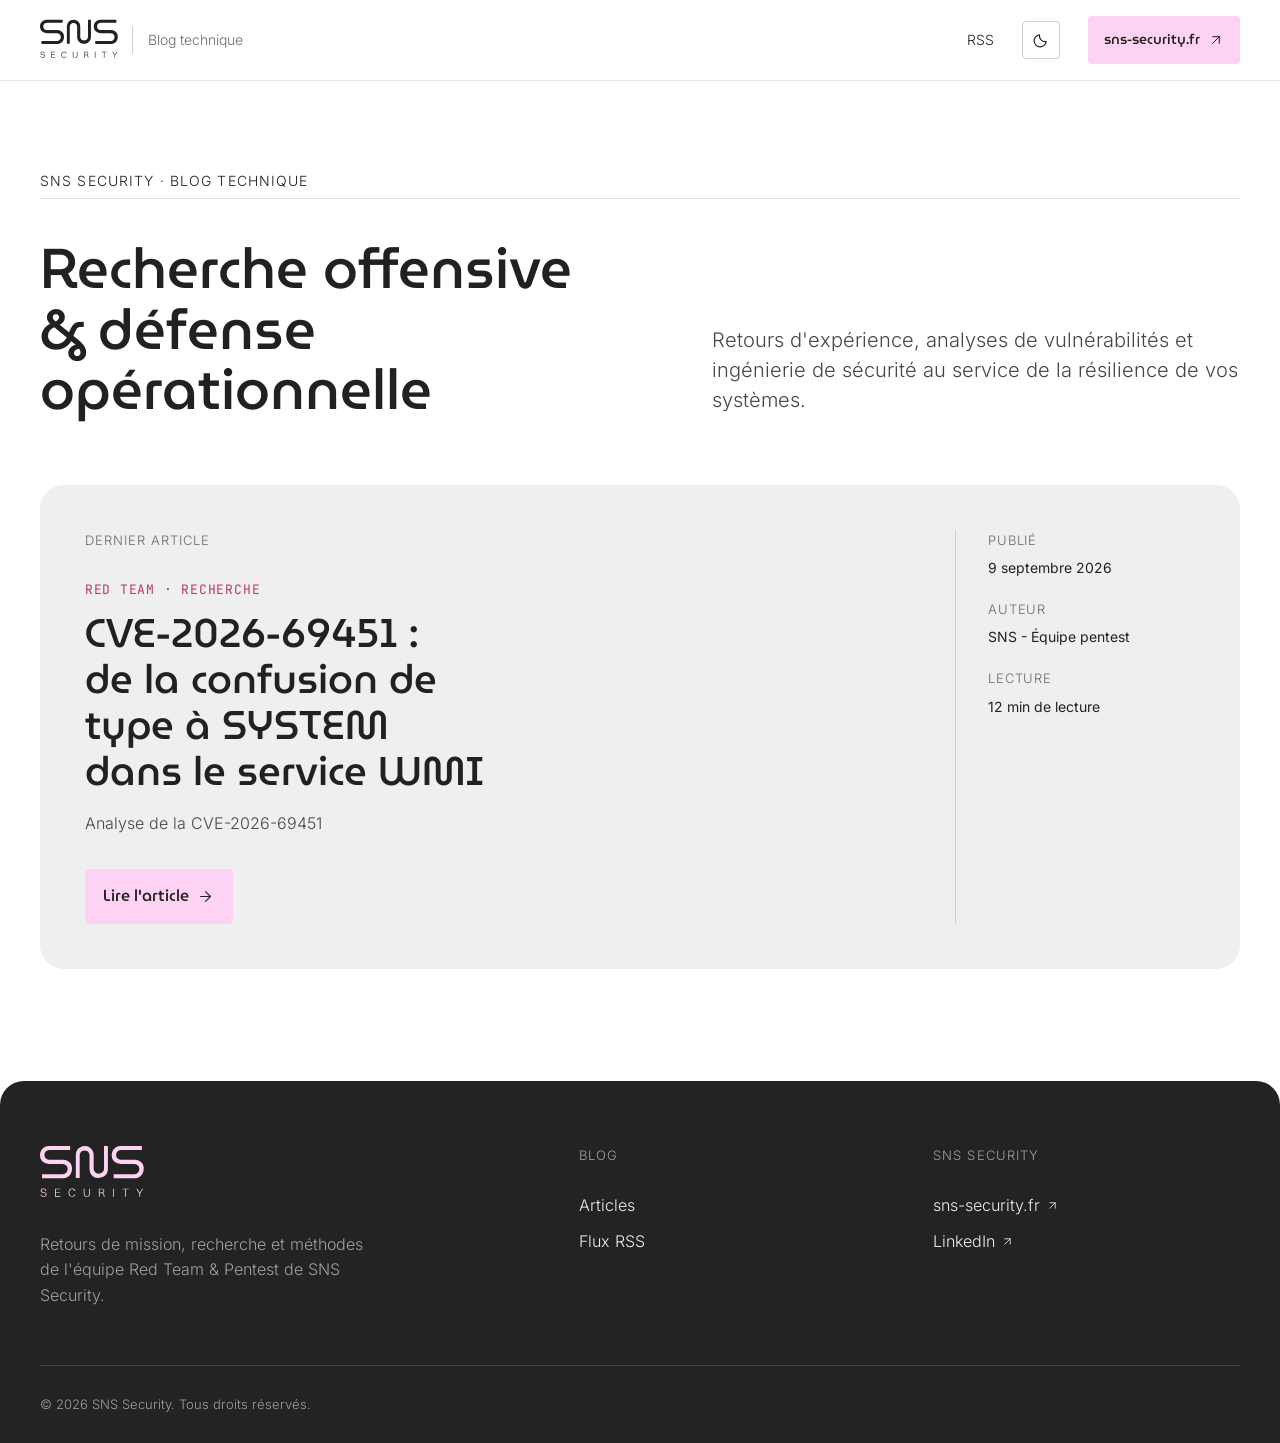
<file: index.html>
<!DOCTYPE html><html lang="fr"><head><script>
      // Resolve the theme before first paint: an explicit choice wins,
      // otherwise follow the OS preference.
      (function () {
        var t = null;
        try {
          t = localStorage.getItem('sns-theme');
        } catch (e) {}
        if (t !== 'light' && t !== 'dark') {
          t = window.matchMedia('(prefers-color-scheme: dark)').matches
            ? 'dark'
            : 'light';
        }
        document.documentElement.dataset.theme = t;
      })();
    </script><meta charset="utf-8"><meta name="viewport" content="width=device-width, initial-scale=1"><meta name="generator" content="Astro v7.2.2"><title>SNS Security</title><meta name="description" content="Recherche offensive et défensive, retours de mission et détection, par les équipes Red Team et Blue Team de SNS Security."><link rel="canonical" href="https://blog.sns-security.fr/"><!-- Favicons --><link rel="icon" href="/favicon.svg" type="image/svg+xml"><link rel="icon" href="/favicon-64.png" sizes="64x64" type="image/png"><link rel="apple-touch-icon" href="/apple-touch-icon.png"><meta name="theme-color" content="#ffffff"><!-- Open Graph --><meta property="og:type" content="website"><meta property="og:site_name" content="SNS Security"><meta property="og:title" content="SNS Security"><meta property="og:description" content="Recherche offensive et défensive, retours de mission et détection, par les équipes Red Team et Blue Team de SNS Security."><meta property="og:url" content="https://blog.sns-security.fr/"><meta property="og:image" content="https://blog.sns-security.fr/og-default.png"><meta property="og:locale" content="fr_FR"><!-- Twitter --><meta name="twitter:card" content="summary_large_image"><meta name="twitter:title" content="SNS Security"><meta name="twitter:description" content="Recherche offensive et défensive, retours de mission et détection, par les équipes Red Team et Blue Team de SNS Security."><meta name="twitter:image" content="https://blog.sns-security.fr/og-default.png"><!-- RSS --><link rel="alternate" type="application/rss+xml" title="SNS Security" href="https://blog.sns-security.fr/rss.xml"><link rel="stylesheet" href="/_astro/BaseLayout.UaG2mRcV.css"><style>.rows[data-astro-cid-oxezsu4a]{margin:0;padding:0;list-style:none}.row[data-astro-cid-oxezsu4a]+.row[data-astro-cid-oxezsu4a]{border-top:1px solid var(--rule)}.row__link[data-astro-cid-oxezsu4a]{border-radius:var(--r);color:inherit;transition:background .18s var(--ease);grid-template-columns:8rem minmax(0,1fr) 6.5rem;align-items:start;gap:1.75rem;margin-inline:-1.25rem;padding:2.25rem 1.25rem;text-decoration:none;display:grid}.row__link[data-astro-cid-oxezsu4a]:hover{background:var(--surface)}.row__date[data-astro-cid-oxezsu4a]{font-size:var(--t-sm);color:var(--ink-3);padding-top:.15rem;font-weight:300}.row__cat[data-astro-cid-oxezsu4a]{font-family:var(--font-mono);font-size:var(--t-xs);letter-spacing:.06em;text-transform:uppercase;margin-bottom:.5rem}.row__title[data-astro-cid-oxezsu4a]{max-width:32ch;font-size:var(--t-2xl);color:var(--ink);transition:color .18s var(--ease);line-height:1.2}.row__desc[data-astro-cid-oxezsu4a]{max-width:62ch;font-size:var(--t-base);color:var(--ink-2);margin-top:.65rem;font-weight:300;line-height:1.6}.row__end[data-astro-cid-oxezsu4a]{font-size:var(--t-sm);color:var(--ink-3);justify-content:flex-end;align-items:center;gap:.9rem;padding-top:.2rem;font-weight:300;display:flex}.row__arrow[data-astro-cid-oxezsu4a]{border:1px solid var(--rule-2);border-radius:var(--r);width:2.25rem;height:2.25rem;color:var(--ink);transition:color .18s var(--ease), border-color .18s var(--ease), background .18s var(--ease);flex:none;place-items:center;display:grid}.row__link[data-astro-cid-oxezsu4a]:hover .row__arrow[data-astro-cid-oxezsu4a]{color:var(--btn-hover-ink);border-color:var(--btn-hover-bg);background:var(--btn-hover-bg)}@media (width<=900px){.row__link[data-astro-cid-oxezsu4a]{grid-template-columns:minmax(0,1fr) auto;gap:.75rem 1.5rem;padding-block:1.9rem}.row__date[data-astro-cid-oxezsu4a]{grid-area:1/1;padding-top:0}.row__body[data-astro-cid-oxezsu4a]{grid-area:2/1/auto/-1}.row__end[data-astro-cid-oxezsu4a]{grid-area:1/2;padding-top:0}.row__arrow[data-astro-cid-oxezsu4a]{display:none}}@media (width<=640px){.row__title[data-astro-cid-oxezsu4a]{font-size:var(--t-lg)}.row__desc[data-astro-cid-oxezsu4a]{font-size:var(--t-sm)}}
.intro[data-astro-cid-lcdefpme]{padding-block:clamp(3rem,7vw,5.5rem) clamp(2.5rem,5vw,4rem)}.intro__grid[data-astro-cid-lcdefpme]{grid-template-columns:minmax(0,1.15fr) minmax(0,1fr);align-items:end;gap:2rem 4rem;margin-top:2.5rem;display:grid}.intro__title[data-astro-cid-lcdefpme]{max-width:18ch;font-size:var(--t-6xl);line-height:1.08}.intro__lede[data-astro-cid-lcdefpme]{max-width:46ch;font-size:var(--t-lg);color:var(--ink-2);padding-bottom:.35rem;font-weight:300;line-height:1.5}.lead[data-astro-cid-lcdefpme]{border-radius:var(--r-lg);background:var(--surface-2);grid-template-columns:minmax(0,1fr) 15rem;gap:3rem;padding:clamp(1.75rem,3.5vw,3rem);display:grid}.lead__label[data-astro-cid-lcdefpme]{font-size:var(--t-xs);letter-spacing:.08em;text-transform:uppercase;color:var(--ink-3);font-weight:300}.lead__cat[data-astro-cid-lcdefpme]{font-family:var(--font-mono);font-size:var(--t-xs);letter-spacing:.06em;text-transform:uppercase;margin-top:1.75rem}.lead__title[data-astro-cid-lcdefpme]{max-width:20ch;margin-top:.6rem;font-size:clamp(1.6rem,1rem + 2.1vw,2.5rem)}.lead__title[data-astro-cid-lcdefpme] a[data-astro-cid-lcdefpme]{color:inherit;text-decoration:none}.lead__title[data-astro-cid-lcdefpme] a[data-astro-cid-lcdefpme]:hover{color:var(--link)}.lead__desc[data-astro-cid-lcdefpme]{max-width:58ch;font-size:var(--t-base);color:var(--ink-2);margin-top:1rem;font-weight:300;line-height:1.65}.lead__btn[data-astro-cid-lcdefpme]{margin-top:2rem}.lead__meta[data-astro-cid-lcdefpme]{border-left:1px solid var(--rule-2);flex-direction:column;gap:1.25rem;padding-left:2rem;display:flex}.lead__meta[data-astro-cid-lcdefpme] dt[data-astro-cid-lcdefpme]{font-size:var(--t-xs);letter-spacing:.06em;text-transform:uppercase;color:var(--ink-3);font-weight:300}.lead__meta[data-astro-cid-lcdefpme] dd[data-astro-cid-lcdefpme]{font-size:var(--t-sm);color:var(--ink);margin:.3rem 0 0}.archive[data-astro-cid-lcdefpme]{padding-top:clamp(3.5rem,7vw,6rem)}.archive[data-astro-cid-lcdefpme] .eyebrow[data-astro-cid-lcdefpme]{justify-content:space-between;align-items:baseline;gap:1rem;margin-bottom:.75rem;display:flex}.archive[data-astro-cid-lcdefpme] .eyebrow[data-astro-cid-lcdefpme] span[data-astro-cid-lcdefpme]{font-family:var(--font-mono);color:var(--ink-3)}.archive__empty[data-astro-cid-lcdefpme]{color:var(--ink-3);padding:3rem 0;font-weight:300}@media (width<=900px){.intro__grid[data-astro-cid-lcdefpme]{grid-template-columns:1fr;align-items:start;gap:1.5rem}.intro__title[data-astro-cid-lcdefpme]{max-width:22ch}.lead[data-astro-cid-lcdefpme]{grid-template-columns:1fr;gap:2rem}.lead__meta[data-astro-cid-lcdefpme]{border-left:0;border-top:1px solid var(--rule-2);grid-template-columns:repeat(auto-fit,minmax(7.5rem,1fr));gap:1.25rem 2rem;padding-top:1.75rem;padding-left:0;display:grid}}
.icon[data-astro-cid-ccg5yoga]{vertical-align:middle;flex:none;display:inline-block}
</style></head><body><a href="#main" class="skip-link">Aller au contenu</a><header class="masthead" data-astro-cid-nen7h5rs><div class="container masthead__inner" data-astro-cid-nen7h5rs><a href="/" class="masthead__brand" aria-label="SNS Security, accueil" data-astro-cid-nen7h5rs><svg width="78" height="42.85" viewBox="0 0 71 39" fill="none" role="img" aria-label="SNS Security" xmlns="http://www.w3.org/2000/svg"><path d="M1.36957 19.9945L1.36957 22.6608L15.6914 22.6608C16.9044 22.6608 17.9813 22.3785 18.9224 21.8139C19.8634 21.2492 20.5849 20.4756 21.0868 19.4926C21.6095 18.4889 21.871 17.3492 21.871 16.0735C21.871 14.9234 21.62 13.8986 21.1182 12.9994C20.6162 12.1002 19.8948 11.3892 18.9537 10.8664C18.0127 10.3436 16.8834 10.0822 15.566 10.0822L6.33636 10.0822C5.66717 10.0822 5.07118 9.92536 4.54837 9.61168C4.04649 9.298 3.65961 8.89021 3.38776 8.38831C3.13681 7.86552 3.01134 7.3218 3.01134 6.75717C3.01134 6.17164 3.14727 5.62792 3.41912 5.12604C3.69099 4.60323 4.08832 4.18499 4.61111 3.87131C5.13392 3.53672 5.74036 3.36942 6.43047 3.36942L20.594 3.36942L20.594 0.703127L6.14815 0.703126C4.93525 0.703125 3.85828 0.974982 2.91724 1.5187C1.99711 2.06241 1.27563 2.80478 0.752835 3.74583C0.250944 4.68688 -4.40595e-07 5.74294 -5.42974e-07 6.91402C-6.43524e-07 8.06418 0.2614 9.09934 0.784202 10.0195C1.32792 10.9187 2.07029 11.6297 3.01134 12.1525C3.95238 12.6544 5.03982 12.9053 6.27363 12.9053L15.4091 12.9053C16.1411 12.9053 16.758 13.0726 17.2599 13.4072C17.7827 13.7209 18.18 14.1495 18.4518 14.6933C18.7446 15.2161 18.891 15.7912 18.891 16.4185C18.891 17.025 18.7446 17.6001 18.4518 18.1439C18.1591 18.6875 17.7513 19.1372 17.2285 19.4926C16.7057 19.8273 16.0783 19.9945 15.3464 19.9945L1.36957 19.9945Z" fill="currentColor"></path><path d="M43.6997 0.761255L46.3597 0.761255L46.3597 16.357C46.3597 17.567 46.078 18.6414 45.5148 19.5802C44.9515 20.519 44.1797 21.2387 43.1991 21.7394C42.1978 22.2609 41.0608 22.5217 39.7881 22.5217C38.6408 22.5217 37.6185 22.2714 36.7214 21.7707C35.8244 21.27 35.1151 20.5503 34.5935 19.6114C34.072 18.6727 33.8112 17.5461 33.8112 16.2318L33.8112 7.02431C33.8112 6.35673 33.6547 5.76216 33.3418 5.24061C33.0289 4.73993 32.6221 4.35397 32.1214 4.08277C31.5998 3.83242 31.0574 3.70726 30.4941 3.70726C29.91 3.70726 29.3676 3.84286 28.8669 4.11406C28.3454 4.38527 27.9281 4.78165 27.6152 5.30319C27.2814 5.82475 27.1145 6.42974 27.1145 7.11819L27.1145 22.556L24.4546 22.556L24.4546 6.83655C24.4546 5.62656 24.7258 4.55216 25.2682 3.61338C25.8106 2.69545 26.5512 1.97571 27.49 1.45416C28.4288 0.953469 29.4823 0.703125 30.6506 0.703125C31.798 0.703125 32.8307 0.9639 33.7486 1.48545C34.6457 2.02787 35.355 2.76846 35.8765 3.70726C36.3772 4.64604 36.6276 5.73087 36.6276 6.96173L36.6276 16.0754C36.6276 16.8055 36.7945 17.421 37.1283 17.9216C37.4412 18.4432 37.8688 18.8396 38.4113 19.1108C38.9328 19.4028 39.5065 19.5489 40.1324 19.5489C40.7374 19.5489 41.3111 19.4028 41.8536 19.1108C42.3959 18.8188 42.8445 18.4119 43.1991 17.8904C43.5329 17.3688 43.6997 16.7429 43.6997 16.0128L43.6997 0.761255Z" fill="currentColor"></path><path d="M50.3134 19.9945L50.3134 22.6608L64.6353 22.6608C65.8482 22.6608 66.9252 22.3785 67.8663 21.8139C68.8073 21.2492 69.5288 20.4756 70.0306 19.4926C70.5534 18.4889 70.8148 17.3492 70.8148 16.0735C70.8148 14.9234 70.5639 13.8986 70.062 12.9994C69.5601 12.1002 68.8387 11.3892 67.8975 10.8664C66.9565 10.3436 65.8273 10.0822 64.5098 10.0822L55.2802 10.0822C54.611 10.0822 54.015 9.92536 53.4922 9.61168C52.9903 9.298 52.6035 8.89021 52.3316 8.38831C52.0807 7.86552 51.9552 7.3218 51.9552 6.75717C51.9552 6.17164 52.0911 5.62792 52.363 5.12604C52.6348 4.60323 53.0322 4.18499 53.555 3.87131C54.0778 3.53672 54.6842 3.36942 55.3743 3.36942L69.5378 3.36942L69.5378 0.703127L55.092 0.703126C53.8791 0.703125 52.8021 0.974982 51.8611 1.5187C50.941 2.06241 50.2195 2.80478 49.6967 3.74583C49.1948 4.68688 48.9438 5.74294 48.9438 6.91402C48.9438 8.06418 49.2052 9.09933 49.728 10.0195C50.2718 10.9187 51.0141 11.6297 51.9552 12.1525C52.8962 12.6544 53.9837 12.9053 55.2175 12.9053L64.353 12.9053C65.0849 12.9053 65.7018 13.0726 66.2037 13.4072C66.7265 13.7209 67.1239 14.1495 67.3957 14.6933C67.6884 15.2161 67.8348 15.7911 67.8348 16.4185C67.8348 17.025 67.6884 17.6001 67.3957 18.1439C67.103 18.6875 66.6951 19.1372 66.1723 19.4926C65.6495 19.8273 65.0222 19.9945 64.2902 19.9945L50.3134 19.9945Z" fill="currentColor"></path><path d="M1.04216 31.1282C1.04216 31.3491 1.08794 31.5268 1.1795 31.6614C1.27644 31.7961 1.4057 31.8984 1.56728 31.9684C1.73424 32.0384 1.91736 32.095 2.11664 32.1381C2.3213 32.1812 2.53135 32.2216 2.74678 32.2593C2.96221 32.2916 3.17226 32.3374 3.37692 32.3966C3.58159 32.4558 3.7647 32.5393 3.92628 32.647C4.08785 32.7548 4.21712 32.9002 4.31406 33.0833C4.41101 33.2664 4.45948 33.5034 4.45948 33.7942C4.45948 34.1335 4.3733 34.4244 4.20096 34.6667C4.034 34.9037 3.80241 35.0841 3.50618 35.208C3.21535 35.3265 2.87873 35.3857 2.49634 35.3857C2.11394 35.3857 1.77194 35.3265 1.47034 35.208C1.17411 35.0895 0.929058 34.9145 0.735168 34.6829C0.541277 34.4459 0.409324 34.1524 0.339308 33.8023H0.904822C0.990995 34.1632 1.17142 34.4405 1.4461 34.6344C1.72078 34.8229 2.07355 34.9172 2.50442 34.9172C2.96221 34.9172 3.3096 34.8202 3.54658 34.6263C3.78355 34.4324 3.90204 34.1766 3.90204 33.8589C3.90204 33.6219 3.85357 33.4334 3.75663 33.2933C3.65968 33.1479 3.52773 33.0375 3.36077 32.9621C3.19919 32.8813 3.01607 32.8194 2.81141 32.7763C2.61213 32.7332 2.40478 32.6928 2.18935 32.6551C1.97391 32.6174 1.76386 32.5716 1.5592 32.5178C1.35993 32.4585 1.17681 32.3777 1.00985 32.2754C0.84827 32.1731 0.71901 32.0331 0.622065 31.8553C0.530506 31.6776 0.484726 31.446 0.484726 31.1605C0.484726 30.902 0.552049 30.6624 0.686695 30.4415C0.826727 30.2207 1.03139 30.0457 1.30068 29.9164C1.56997 29.7818 1.9012 29.7144 2.29437 29.7144C2.63906 29.7144 2.95144 29.771 3.23151 29.8841C3.51696 29.9972 3.75393 30.1722 3.94244 30.4092C4.13094 30.6408 4.25482 30.9451 4.31406 31.3221H3.74047C3.65968 30.9236 3.49272 30.6354 3.23958 30.4577C2.98645 30.2746 2.66869 30.183 2.28629 30.183C1.88774 30.183 1.58074 30.2692 1.36531 30.4415C1.14988 30.6139 1.04216 30.8428 1.04216 31.1282ZM10.242 35.2969V29.8033H10.7833V35.2969H10.242ZM10.6217 35.2969V34.8525H13.8856V35.2969H10.6217ZM10.6217 30.2476V29.8033H13.8856V30.2476H10.6217ZM10.6217 32.6713V32.2189H13.5947V32.6713H10.6217ZM24.0816 31.3221H23.508C23.3949 30.9613 23.1929 30.6812 22.9021 30.4819C22.6113 30.2827 22.2773 30.183 21.9003 30.183C21.5125 30.183 21.1786 30.28 20.8986 30.4739C20.6239 30.6677 20.4111 30.9424 20.2603 31.2979C20.1095 31.648 20.0341 32.0681 20.0341 32.5582C20.0341 33.0483 20.1068 33.4684 20.2523 33.8185C20.4031 34.1685 20.6158 34.4405 20.8905 34.6344C21.1705 34.8229 21.5072 34.9172 21.9003 34.9172C22.2666 34.9172 22.5897 34.8229 22.8698 34.6344C23.1498 34.4405 23.3572 34.1632 23.4918 33.8023H24.0654C23.9577 34.1362 23.7961 34.4217 23.5807 34.6587C23.3707 34.8956 23.1202 35.0761 22.8294 35.1999C22.5386 35.3238 22.2262 35.3857 21.8923 35.3857C21.3914 35.3857 20.9605 35.2726 20.5996 35.0464C20.2388 34.8148 19.9614 34.489 19.7675 34.0689C19.5736 33.6434 19.4767 33.1398 19.4767 32.5582C19.4767 31.9711 19.5736 31.4675 19.7675 31.0474C19.9668 30.622 20.2469 30.2934 20.6077 30.0618C20.974 29.8302 21.4102 29.7144 21.9165 29.7144C22.2558 29.7144 22.5709 29.7764 22.8617 29.9003C23.1579 30.0187 23.4111 30.1992 23.6211 30.4415C23.8365 30.6785 23.99 30.972 24.0816 31.3221ZM34.1217 33.2045C34.1217 33.6515 34.0356 34.0393 33.8632 34.3678C33.6909 34.691 33.4458 34.9414 33.128 35.1191C32.8103 35.2969 32.4306 35.3857 31.9889 35.3857C31.5473 35.3857 31.1649 35.2969 30.8418 35.1191C30.524 34.9414 30.2789 34.691 30.1066 34.3678C29.9342 34.0393 29.8481 33.6515 29.8481 33.2045V29.8033H30.3974V33.2045C30.3974 33.7431 30.5375 34.1685 30.8175 34.4809C31.103 34.7879 31.4934 34.9414 31.9889 34.9414C32.4844 34.9414 32.8722 34.7852 33.1523 34.4728C33.4323 34.1605 33.5724 33.7377 33.5724 33.2045V29.8033H34.1217V33.2045ZM40.1862 35.2969V29.8033H40.7274V35.2969H40.1862ZM42.1089 32.7844H40.5659V32.437H42.0443C42.4428 32.437 42.7552 32.34 42.9814 32.1462C43.213 31.9469 43.3288 31.6776 43.3288 31.3383C43.3288 31.0044 43.213 30.7405 42.9814 30.5466C42.7552 30.3473 42.4455 30.2476 42.0524 30.2476H40.5659V29.8033H42.0604C42.6152 29.8033 43.0568 29.938 43.3854 30.2073C43.7193 30.4765 43.8862 30.8455 43.8862 31.314C43.8862 31.7826 43.7247 32.1462 43.4015 32.4047C43.0784 32.6578 42.6475 32.7844 42.1089 32.7844ZM43.5954 35.2969L43.2319 33.7942C43.1726 33.5411 43.0945 33.3499 42.9976 33.2206C42.9006 33.086 42.7714 32.9971 42.6098 32.954C42.4482 32.9109 42.2463 32.8894 42.0039 32.8894H40.6709V32.5259H42.0928C42.4428 32.5259 42.7256 32.5582 42.941 32.6228C43.1565 32.682 43.3261 32.7952 43.45 32.9621C43.5793 33.1291 43.6816 33.3661 43.757 33.673L44.169 35.2969H43.5954ZM49.9309 35.2969V29.8033H50.4721V35.2969H49.9309ZM58.1333 35.2969V29.8033H58.6826V35.2969H58.1333ZM56.1863 30.2719V29.8033H60.6215V30.2719H56.1863ZM67.8058 35.2969V33.2206H68.3552V35.2969H67.8058ZM66.4244 29.8033L67.8381 32.2431L68.129 32.8005H68.0724L68.3471 32.2431L69.769 29.8033H70.3506L68.3552 33.2206H67.8058L65.8023 29.8033H66.4244Z" fill="currentColor"></path></svg><span class="masthead__rule" aria-hidden="true" data-astro-cid-nen7h5rs></span><span class="masthead__tag" data-astro-cid-nen7h5rs>Blog technique</span></a><nav class="masthead__nav" aria-label="Navigation principale" data-astro-cid-nen7h5rs><a href="/rss.xml" class="masthead__link" data-astro-cid-nen7h5rs>RSS</a><button type="button" class="theme" data-theme-toggle aria-label="Basculer entre le thème clair et sombre" title="Thème clair / sombre" data-astro-cid-l6lhmie6><span class="theme__icon theme__icon--sun" data-astro-cid-l6lhmie6><svg class="icon" width="17" height="17" viewBox="0 0 24 24" fill="none" stroke="currentColor" stroke-width="1.6" stroke-linecap="round" stroke-linejoin="round" aria-hidden="true" data-astro-cid-ccg5yoga><circle cx="12" cy="12" r="4.2"/><line x1="12" y1="2" x2="12" y2="4"/><line x1="12" y1="20" x2="12" y2="22"/><line x1="2" y1="12" x2="4" y2="12"/><line x1="20" y1="12" x2="22" y2="12"/><line x1="4.9" y1="4.9" x2="6.4" y2="6.4"/><line x1="17.6" y1="17.6" x2="19.1" y2="19.1"/><line x1="4.9" y1="19.1" x2="6.4" y2="17.6"/><line x1="17.6" y1="6.4" x2="19.1" y2="4.9"/></svg></span><span class="theme__icon theme__icon--moon" data-astro-cid-l6lhmie6><svg class="icon" width="17" height="17" viewBox="0 0 24 24" fill="none" stroke="currentColor" stroke-width="1.6" stroke-linecap="round" stroke-linejoin="round" aria-hidden="true" data-astro-cid-ccg5yoga><path d="M20 13.5A8.2 8.2 0 0 1 10.5 4 8.5 8.5 0 1 0 20 13.5z"/></svg></span></button><script type="module">var e=e=>{document.documentElement.dataset.theme=e,document.querySelector(`meta[name="theme-color"]`)?.setAttribute(`content`,e===`dark`?`#1a1a1b`:`#ffffff`);try{localStorage.setItem(`sns-theme`,e)}catch{}},t=()=>{let t=document.documentElement.dataset.theme===`dark`?`#1a1a1b`:`#ffffff`;document.querySelector(`meta[name="theme-color"]`)?.setAttribute(`content`,t),document.querySelectorAll(`[data-theme-toggle]`).forEach(t=>{t.dataset.bound||(t.dataset.bound=`true`,t.addEventListener(`click`,()=>{e(document.documentElement.dataset.theme===`dark`?`light`:`dark`)}))})};t(),document.addEventListener(`astro:page-load`,t);</script><a href="https://sns-security.fr" class="btn masthead__cta" target="_blank" rel="noopener" data-astro-cid-nen7h5rs>sns-security.fr<svg class="icon" width="16" height="16" viewBox="0 0 24 24" fill="none" stroke="currentColor" stroke-width="1.5" stroke-linecap="round" stroke-linejoin="round" aria-hidden="true" data-astro-cid-ccg5yoga><line x1="7" y1="17" x2="17" y2="7"/><polyline points="7 7 17 7 17 17"/></svg></a></nav></div></header><main id="main"><section class="intro" data-astro-cid-lcdefpme><div class="container" data-astro-cid-lcdefpme><p class="eyebrow" data-astro-cid-lcdefpme>SNS Security · Blog Technique</p><div class="intro__grid" data-astro-cid-lcdefpme><h1 class="intro__title" data-astro-cid-lcdefpme>Recherche offensive &amp; défense opérationnelle</h1><p class="intro__lede" data-astro-cid-lcdefpme>Retours d'expérience, analyses de vulnérabilités et ingénierie de sécurité au service de la résilience de vos systèmes.</p></div></div></section><section class="container" data-astro-cid-lcdefpme><article class="lead" data-astro-cid-lcdefpme><div class="lead__main" data-astro-cid-lcdefpme><p class="lead__label" data-astro-cid-lcdefpme>Dernier article</p><p class="lead__cat cat" data-team="rt" data-astro-cid-lcdefpme>Red Team · Recherche</p><h2 class="lead__title" data-astro-cid-lcdefpme><a href="/posts/analyse-cve-2026-69451/" data-astro-cid-lcdefpme>CVE-2026-69451 : de la confusion de type à SYSTEM dans le service WMI</a></h2><p class="lead__desc" data-astro-cid-lcdefpme>Analyse de la CVE-2026-69451</p><a href="/posts/analyse-cve-2026-69451/" class="btn lead__btn" data-astro-cid-lcdefpme>Lire l'article<svg class="icon" width="17" height="17" viewBox="0 0 24 24" fill="none" stroke="currentColor" stroke-width="1.5" stroke-linecap="round" stroke-linejoin="round" aria-hidden="true" data-astro-cid-ccg5yoga><line x1="5" y1="12" x2="19" y2="12"/><polyline points="12 5 19 12 12 19"/></svg></a></div><dl class="lead__meta" data-astro-cid-lcdefpme><div data-astro-cid-lcdefpme><dt data-astro-cid-lcdefpme>Publié</dt><dd data-astro-cid-lcdefpme><time datetime="2026-09-09T00:00:00.000Z">9 septembre 2026</time></dd></div><div data-astro-cid-lcdefpme><dt data-astro-cid-lcdefpme>Auteur</dt><dd data-astro-cid-lcdefpme>SNS - Équipe pentest</dd></div><div data-astro-cid-lcdefpme><dt data-astro-cid-lcdefpme>Lecture</dt><dd data-astro-cid-lcdefpme>12 min de lecture</dd></div></dl></article></section></main><footer class="footer" data-astro-cid-jo6i4kqk><div class="container footer__inner" data-astro-cid-jo6i4kqk><div class="footer__top" data-astro-cid-jo6i4kqk><div class="footer__brand" data-astro-cid-jo6i4kqk><a href="/" aria-label="SNS Security, accueil" class="footer__logo" data-astro-cid-jo6i4kqk><svg width="104" height="57.13" viewBox="0 0 71 39" fill="none" role="img" aria-label="SNS Security" xmlns="http://www.w3.org/2000/svg"><path d="M1.36957 19.9945L1.36957 22.6608L15.6914 22.6608C16.9044 22.6608 17.9813 22.3785 18.9224 21.8139C19.8634 21.2492 20.5849 20.4756 21.0868 19.4926C21.6095 18.4889 21.871 17.3492 21.871 16.0735C21.871 14.9234 21.62 13.8986 21.1182 12.9994C20.6162 12.1002 19.8948 11.3892 18.9537 10.8664C18.0127 10.3436 16.8834 10.0822 15.566 10.0822L6.33636 10.0822C5.66717 10.0822 5.07118 9.92536 4.54837 9.61168C4.04649 9.298 3.65961 8.89021 3.38776 8.38831C3.13681 7.86552 3.01134 7.3218 3.01134 6.75717C3.01134 6.17164 3.14727 5.62792 3.41912 5.12604C3.69099 4.60323 4.08832 4.18499 4.61111 3.87131C5.13392 3.53672 5.74036 3.36942 6.43047 3.36942L20.594 3.36942L20.594 0.703127L6.14815 0.703126C4.93525 0.703125 3.85828 0.974982 2.91724 1.5187C1.99711 2.06241 1.27563 2.80478 0.752835 3.74583C0.250944 4.68688 -4.40595e-07 5.74294 -5.42974e-07 6.91402C-6.43524e-07 8.06418 0.2614 9.09934 0.784202 10.0195C1.32792 10.9187 2.07029 11.6297 3.01134 12.1525C3.95238 12.6544 5.03982 12.9053 6.27363 12.9053L15.4091 12.9053C16.1411 12.9053 16.758 13.0726 17.2599 13.4072C17.7827 13.7209 18.18 14.1495 18.4518 14.6933C18.7446 15.2161 18.891 15.7912 18.891 16.4185C18.891 17.025 18.7446 17.6001 18.4518 18.1439C18.1591 18.6875 17.7513 19.1372 17.2285 19.4926C16.7057 19.8273 16.0783 19.9945 15.3464 19.9945L1.36957 19.9945Z" fill="currentColor"></path><path d="M43.6997 0.761255L46.3597 0.761255L46.3597 16.357C46.3597 17.567 46.078 18.6414 45.5148 19.5802C44.9515 20.519 44.1797 21.2387 43.1991 21.7394C42.1978 22.2609 41.0608 22.5217 39.7881 22.5217C38.6408 22.5217 37.6185 22.2714 36.7214 21.7707C35.8244 21.27 35.1151 20.5503 34.5935 19.6114C34.072 18.6727 33.8112 17.5461 33.8112 16.2318L33.8112 7.02431C33.8112 6.35673 33.6547 5.76216 33.3418 5.24061C33.0289 4.73993 32.6221 4.35397 32.1214 4.08277C31.5998 3.83242 31.0574 3.70726 30.4941 3.70726C29.91 3.70726 29.3676 3.84286 28.8669 4.11406C28.3454 4.38527 27.9281 4.78165 27.6152 5.30319C27.2814 5.82475 27.1145 6.42974 27.1145 7.11819L27.1145 22.556L24.4546 22.556L24.4546 6.83655C24.4546 5.62656 24.7258 4.55216 25.2682 3.61338C25.8106 2.69545 26.5512 1.97571 27.49 1.45416C28.4288 0.953469 29.4823 0.703125 30.6506 0.703125C31.798 0.703125 32.8307 0.9639 33.7486 1.48545C34.6457 2.02787 35.355 2.76846 35.8765 3.70726C36.3772 4.64604 36.6276 5.73087 36.6276 6.96173L36.6276 16.0754C36.6276 16.8055 36.7945 17.421 37.1283 17.9216C37.4412 18.4432 37.8688 18.8396 38.4113 19.1108C38.9328 19.4028 39.5065 19.5489 40.1324 19.5489C40.7374 19.5489 41.3111 19.4028 41.8536 19.1108C42.3959 18.8188 42.8445 18.4119 43.1991 17.8904C43.5329 17.3688 43.6997 16.7429 43.6997 16.0128L43.6997 0.761255Z" fill="currentColor"></path><path d="M50.3134 19.9945L50.3134 22.6608L64.6353 22.6608C65.8482 22.6608 66.9252 22.3785 67.8663 21.8139C68.8073 21.2492 69.5288 20.4756 70.0306 19.4926C70.5534 18.4889 70.8148 17.3492 70.8148 16.0735C70.8148 14.9234 70.5639 13.8986 70.062 12.9994C69.5601 12.1002 68.8387 11.3892 67.8975 10.8664C66.9565 10.3436 65.8273 10.0822 64.5098 10.0822L55.2802 10.0822C54.611 10.0822 54.015 9.92536 53.4922 9.61168C52.9903 9.298 52.6035 8.89021 52.3316 8.38831C52.0807 7.86552 51.9552 7.3218 51.9552 6.75717C51.9552 6.17164 52.0911 5.62792 52.363 5.12604C52.6348 4.60323 53.0322 4.18499 53.555 3.87131C54.0778 3.53672 54.6842 3.36942 55.3743 3.36942L69.5378 3.36942L69.5378 0.703127L55.092 0.703126C53.8791 0.703125 52.8021 0.974982 51.8611 1.5187C50.941 2.06241 50.2195 2.80478 49.6967 3.74583C49.1948 4.68688 48.9438 5.74294 48.9438 6.91402C48.9438 8.06418 49.2052 9.09933 49.728 10.0195C50.2718 10.9187 51.0141 11.6297 51.9552 12.1525C52.8962 12.6544 53.9837 12.9053 55.2175 12.9053L64.353 12.9053C65.0849 12.9053 65.7018 13.0726 66.2037 13.4072C66.7265 13.7209 67.1239 14.1495 67.3957 14.6933C67.6884 15.2161 67.8348 15.7911 67.8348 16.4185C67.8348 17.025 67.6884 17.6001 67.3957 18.1439C67.103 18.6875 66.6951 19.1372 66.1723 19.4926C65.6495 19.8273 65.0222 19.9945 64.2902 19.9945L50.3134 19.9945Z" fill="currentColor"></path><path d="M1.04216 31.1282C1.04216 31.3491 1.08794 31.5268 1.1795 31.6614C1.27644 31.7961 1.4057 31.8984 1.56728 31.9684C1.73424 32.0384 1.91736 32.095 2.11664 32.1381C2.3213 32.1812 2.53135 32.2216 2.74678 32.2593C2.96221 32.2916 3.17226 32.3374 3.37692 32.3966C3.58159 32.4558 3.7647 32.5393 3.92628 32.647C4.08785 32.7548 4.21712 32.9002 4.31406 33.0833C4.41101 33.2664 4.45948 33.5034 4.45948 33.7942C4.45948 34.1335 4.3733 34.4244 4.20096 34.6667C4.034 34.9037 3.80241 35.0841 3.50618 35.208C3.21535 35.3265 2.87873 35.3857 2.49634 35.3857C2.11394 35.3857 1.77194 35.3265 1.47034 35.208C1.17411 35.0895 0.929058 34.9145 0.735168 34.6829C0.541277 34.4459 0.409324 34.1524 0.339308 33.8023H0.904822C0.990995 34.1632 1.17142 34.4405 1.4461 34.6344C1.72078 34.8229 2.07355 34.9172 2.50442 34.9172C2.96221 34.9172 3.3096 34.8202 3.54658 34.6263C3.78355 34.4324 3.90204 34.1766 3.90204 33.8589C3.90204 33.6219 3.85357 33.4334 3.75663 33.2933C3.65968 33.1479 3.52773 33.0375 3.36077 32.9621C3.19919 32.8813 3.01607 32.8194 2.81141 32.7763C2.61213 32.7332 2.40478 32.6928 2.18935 32.6551C1.97391 32.6174 1.76386 32.5716 1.5592 32.5178C1.35993 32.4585 1.17681 32.3777 1.00985 32.2754C0.84827 32.1731 0.71901 32.0331 0.622065 31.8553C0.530506 31.6776 0.484726 31.446 0.484726 31.1605C0.484726 30.902 0.552049 30.6624 0.686695 30.4415C0.826727 30.2207 1.03139 30.0457 1.30068 29.9164C1.56997 29.7818 1.9012 29.7144 2.29437 29.7144C2.63906 29.7144 2.95144 29.771 3.23151 29.8841C3.51696 29.9972 3.75393 30.1722 3.94244 30.4092C4.13094 30.6408 4.25482 30.9451 4.31406 31.3221H3.74047C3.65968 30.9236 3.49272 30.6354 3.23958 30.4577C2.98645 30.2746 2.66869 30.183 2.28629 30.183C1.88774 30.183 1.58074 30.2692 1.36531 30.4415C1.14988 30.6139 1.04216 30.8428 1.04216 31.1282ZM10.242 35.2969V29.8033H10.7833V35.2969H10.242ZM10.6217 35.2969V34.8525H13.8856V35.2969H10.6217ZM10.6217 30.2476V29.8033H13.8856V30.2476H10.6217ZM10.6217 32.6713V32.2189H13.5947V32.6713H10.6217ZM24.0816 31.3221H23.508C23.3949 30.9613 23.1929 30.6812 22.9021 30.4819C22.6113 30.2827 22.2773 30.183 21.9003 30.183C21.5125 30.183 21.1786 30.28 20.8986 30.4739C20.6239 30.6677 20.4111 30.9424 20.2603 31.2979C20.1095 31.648 20.0341 32.0681 20.0341 32.5582C20.0341 33.0483 20.1068 33.4684 20.2523 33.8185C20.4031 34.1685 20.6158 34.4405 20.8905 34.6344C21.1705 34.8229 21.5072 34.9172 21.9003 34.9172C22.2666 34.9172 22.5897 34.8229 22.8698 34.6344C23.1498 34.4405 23.3572 34.1632 23.4918 33.8023H24.0654C23.9577 34.1362 23.7961 34.4217 23.5807 34.6587C23.3707 34.8956 23.1202 35.0761 22.8294 35.1999C22.5386 35.3238 22.2262 35.3857 21.8923 35.3857C21.3914 35.3857 20.9605 35.2726 20.5996 35.0464C20.2388 34.8148 19.9614 34.489 19.7675 34.0689C19.5736 33.6434 19.4767 33.1398 19.4767 32.5582C19.4767 31.9711 19.5736 31.4675 19.7675 31.0474C19.9668 30.622 20.2469 30.2934 20.6077 30.0618C20.974 29.8302 21.4102 29.7144 21.9165 29.7144C22.2558 29.7144 22.5709 29.7764 22.8617 29.9003C23.1579 30.0187 23.4111 30.1992 23.6211 30.4415C23.8365 30.6785 23.99 30.972 24.0816 31.3221ZM34.1217 33.2045C34.1217 33.6515 34.0356 34.0393 33.8632 34.3678C33.6909 34.691 33.4458 34.9414 33.128 35.1191C32.8103 35.2969 32.4306 35.3857 31.9889 35.3857C31.5473 35.3857 31.1649 35.2969 30.8418 35.1191C30.524 34.9414 30.2789 34.691 30.1066 34.3678C29.9342 34.0393 29.8481 33.6515 29.8481 33.2045V29.8033H30.3974V33.2045C30.3974 33.7431 30.5375 34.1685 30.8175 34.4809C31.103 34.7879 31.4934 34.9414 31.9889 34.9414C32.4844 34.9414 32.8722 34.7852 33.1523 34.4728C33.4323 34.1605 33.5724 33.7377 33.5724 33.2045V29.8033H34.1217V33.2045ZM40.1862 35.2969V29.8033H40.7274V35.2969H40.1862ZM42.1089 32.7844H40.5659V32.437H42.0443C42.4428 32.437 42.7552 32.34 42.9814 32.1462C43.213 31.9469 43.3288 31.6776 43.3288 31.3383C43.3288 31.0044 43.213 30.7405 42.9814 30.5466C42.7552 30.3473 42.4455 30.2476 42.0524 30.2476H40.5659V29.8033H42.0604C42.6152 29.8033 43.0568 29.938 43.3854 30.2073C43.7193 30.4765 43.8862 30.8455 43.8862 31.314C43.8862 31.7826 43.7247 32.1462 43.4015 32.4047C43.0784 32.6578 42.6475 32.7844 42.1089 32.7844ZM43.5954 35.2969L43.2319 33.7942C43.1726 33.5411 43.0945 33.3499 42.9976 33.2206C42.9006 33.086 42.7714 32.9971 42.6098 32.954C42.4482 32.9109 42.2463 32.8894 42.0039 32.8894H40.6709V32.5259H42.0928C42.4428 32.5259 42.7256 32.5582 42.941 32.6228C43.1565 32.682 43.3261 32.7952 43.45 32.9621C43.5793 33.1291 43.6816 33.3661 43.757 33.673L44.169 35.2969H43.5954ZM49.9309 35.2969V29.8033H50.4721V35.2969H49.9309ZM58.1333 35.2969V29.8033H58.6826V35.2969H58.1333ZM56.1863 30.2719V29.8033H60.6215V30.2719H56.1863ZM67.8058 35.2969V33.2206H68.3552V35.2969H67.8058ZM66.4244 29.8033L67.8381 32.2431L68.129 32.8005H68.0724L68.3471 32.2431L69.769 29.8033H70.3506L68.3552 33.2206H67.8058L65.8023 29.8033H66.4244Z" fill="currentColor"></path></svg></a><p class="footer__baseline" data-astro-cid-jo6i4kqk>Retours de mission, recherche et méthodes de l'équipe Red&nbsp;Team&nbsp;&amp;&nbsp;Pentest de SNS Security.</p></div><nav class="footer__nav" aria-label="Pied de page" data-astro-cid-jo6i4kqk><p class="footer__navtitle" data-astro-cid-jo6i4kqk>Blog</p><a href="/" data-astro-cid-jo6i4kqk>Articles</a><a href="/rss.xml" data-astro-cid-jo6i4kqk>Flux RSS</a></nav><div class="footer__contact" data-astro-cid-jo6i4kqk><p class="footer__navtitle" data-astro-cid-jo6i4kqk>SNS Security</p><a href="https://sns-security.fr" target="_blank" rel="noopener" data-astro-cid-jo6i4kqk>sns-security.fr <svg class="icon" width="13" height="13" viewBox="0 0 24 24" fill="none" stroke="currentColor" stroke-width="1.5" stroke-linecap="round" stroke-linejoin="round" aria-hidden="true" data-astro-cid-ccg5yoga><line x1="7" y1="17" x2="17" y2="7"/><polyline points="7 7 17 7 17 17"/></svg></a><a href="https://www.linkedin.com/company/sns-security" target="_blank" rel="noopener" data-astro-cid-jo6i4kqk>LinkedIn <svg class="icon" width="13" height="13" viewBox="0 0 24 24" fill="none" stroke="currentColor" stroke-width="1.5" stroke-linecap="round" stroke-linejoin="round" aria-hidden="true" data-astro-cid-ccg5yoga><line x1="7" y1="17" x2="17" y2="7"/><polyline points="7 7 17 7 17 17"/></svg></a></div></div><div class="footer__legal" data-astro-cid-jo6i4kqk><p data-astro-cid-jo6i4kqk>© 2026 SNS Security. Tous droits réservés.</p></div></div></footer><script type="module">var e=()=>{document.querySelectorAll(`.prose pre`).forEach(e=>{if(e.querySelector(`.copy-btn`))return;let t=document.createElement(`button`);t.className=`copy-btn`,t.type=`button`,t.setAttribute(`aria-label`,`Copier le code`),t.innerHTML=`<svg width="13" height="13" viewBox="0 0 24 24" fill="none" stroke="currentColor" stroke-width="2" stroke-linecap="round" stroke-linejoin="round"><rect x="9" y="9" width="12" height="12" rx="2"/><path d="M5 15V5a2 2 0 0 1 2-2h10"/></svg><span>copier</span>`,t.addEventListener(`click`,async()=>{let n=e.querySelector(`code`)?.innerText??``;try{await navigator.clipboard.writeText(n),t.dataset.copied=`true`,t.querySelector(`span`).textContent=`copié !`,setTimeout(()=>{t.dataset.copied=`false`,t.querySelector(`span`).textContent=`copier`},1600)}catch{}}),e.appendChild(t)}),document.querySelectorAll(`.prose h2[id], .prose h3[id], .prose h4[id]`).forEach(e=>{if(e.querySelector(`.heading-anchor`))return;let t=document.createElement(`a`);t.className=`heading-anchor`,t.href=`#${e.id}`,t.setAttribute(`aria-label`,`Lien vers cette section`),t.textContent=`#`,e.appendChild(t)}),document.querySelectorAll(`.prose table`).forEach(e=>{if(e.parentElement?.classList.contains(`table-wrap`))return;let t=document.createElement(`div`);t.className=`table-wrap`,e.replaceWith(t),t.appendChild(e)})};e(),document.addEventListener(`astro:page-load`,e);</script></body></html>
</file>
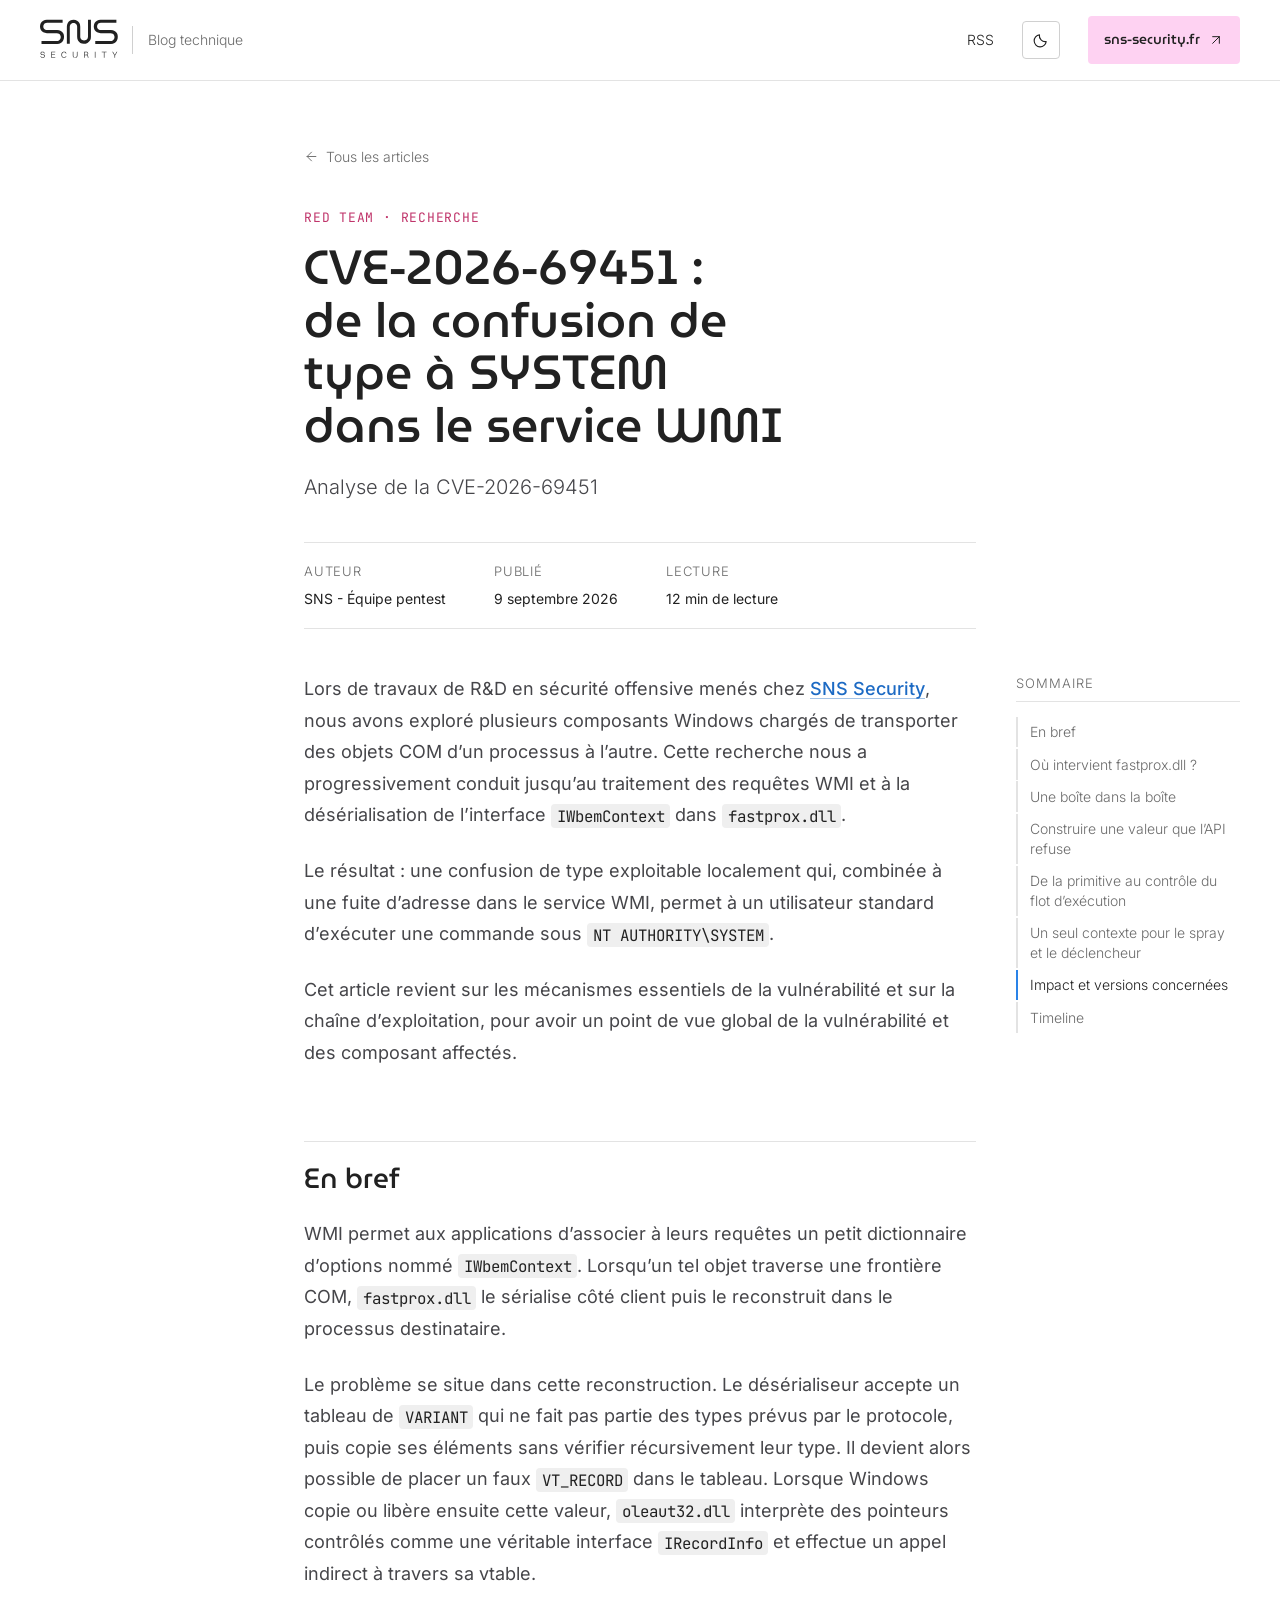
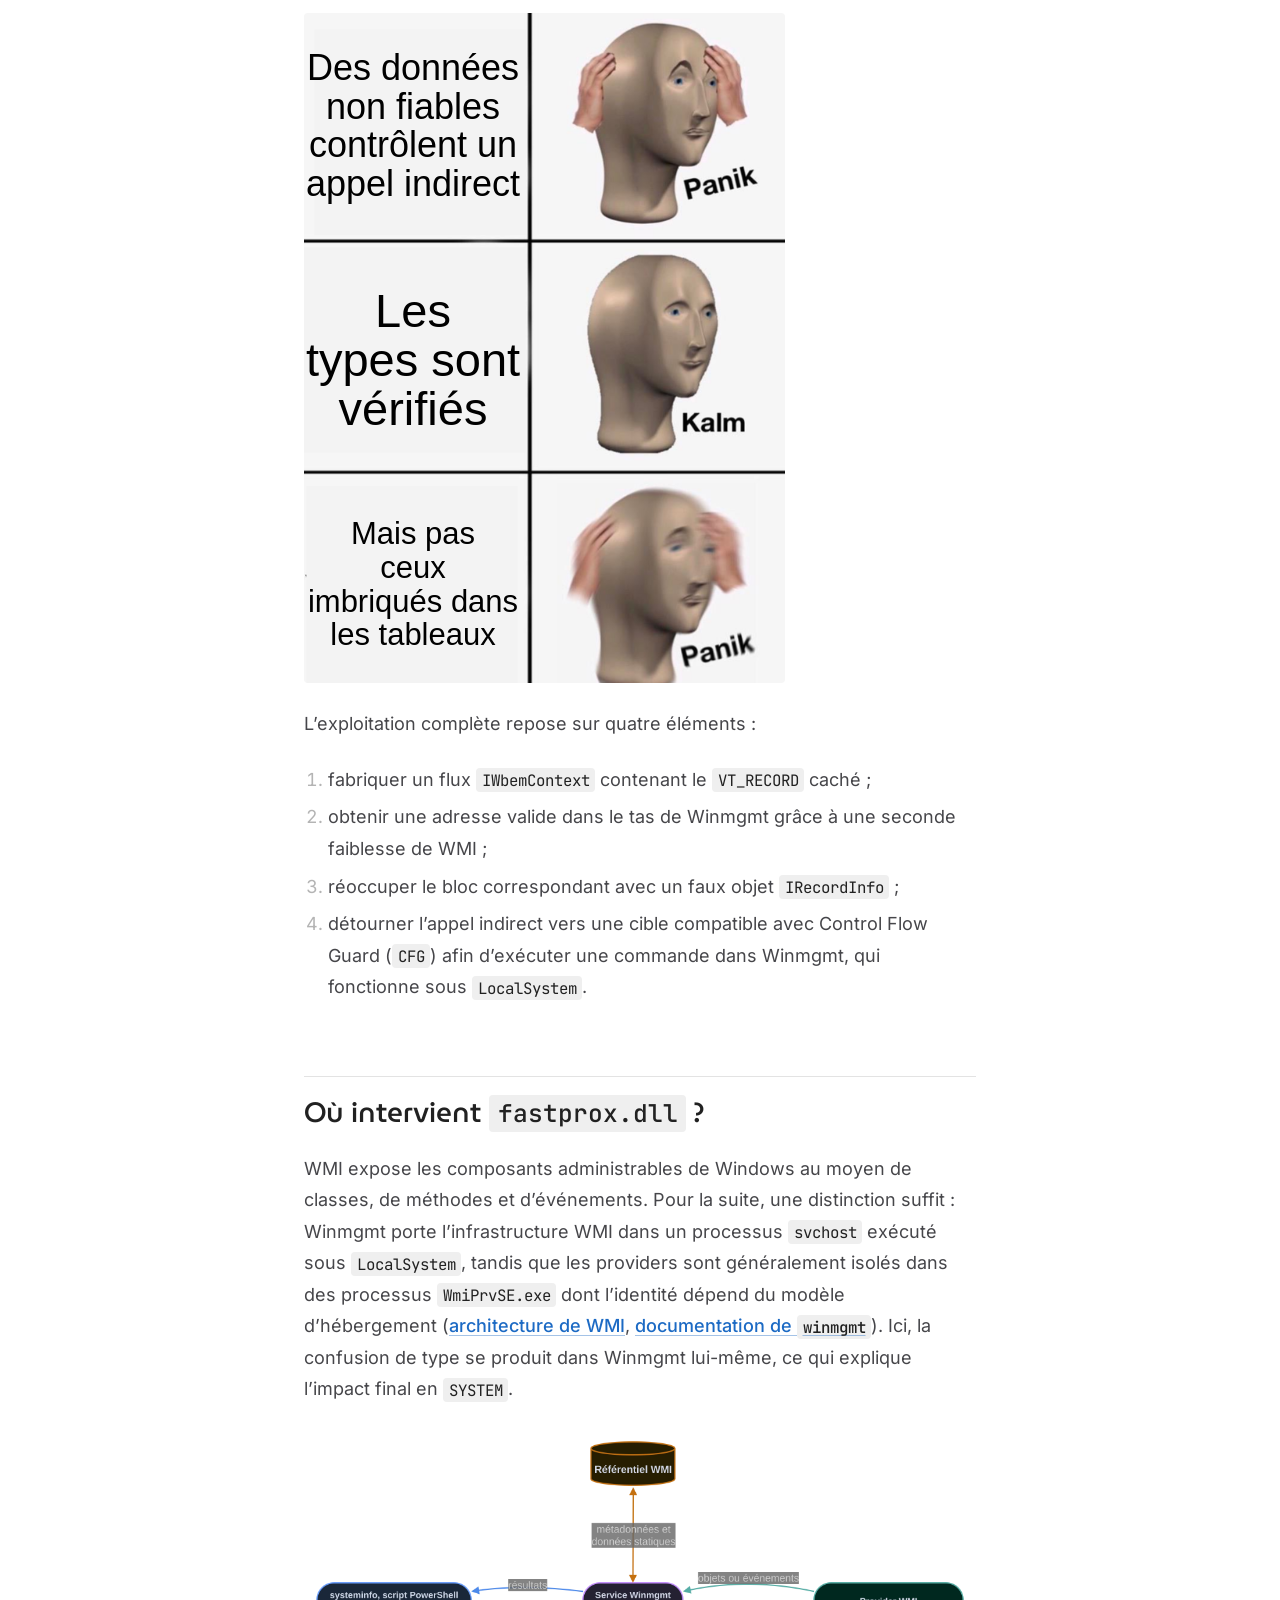
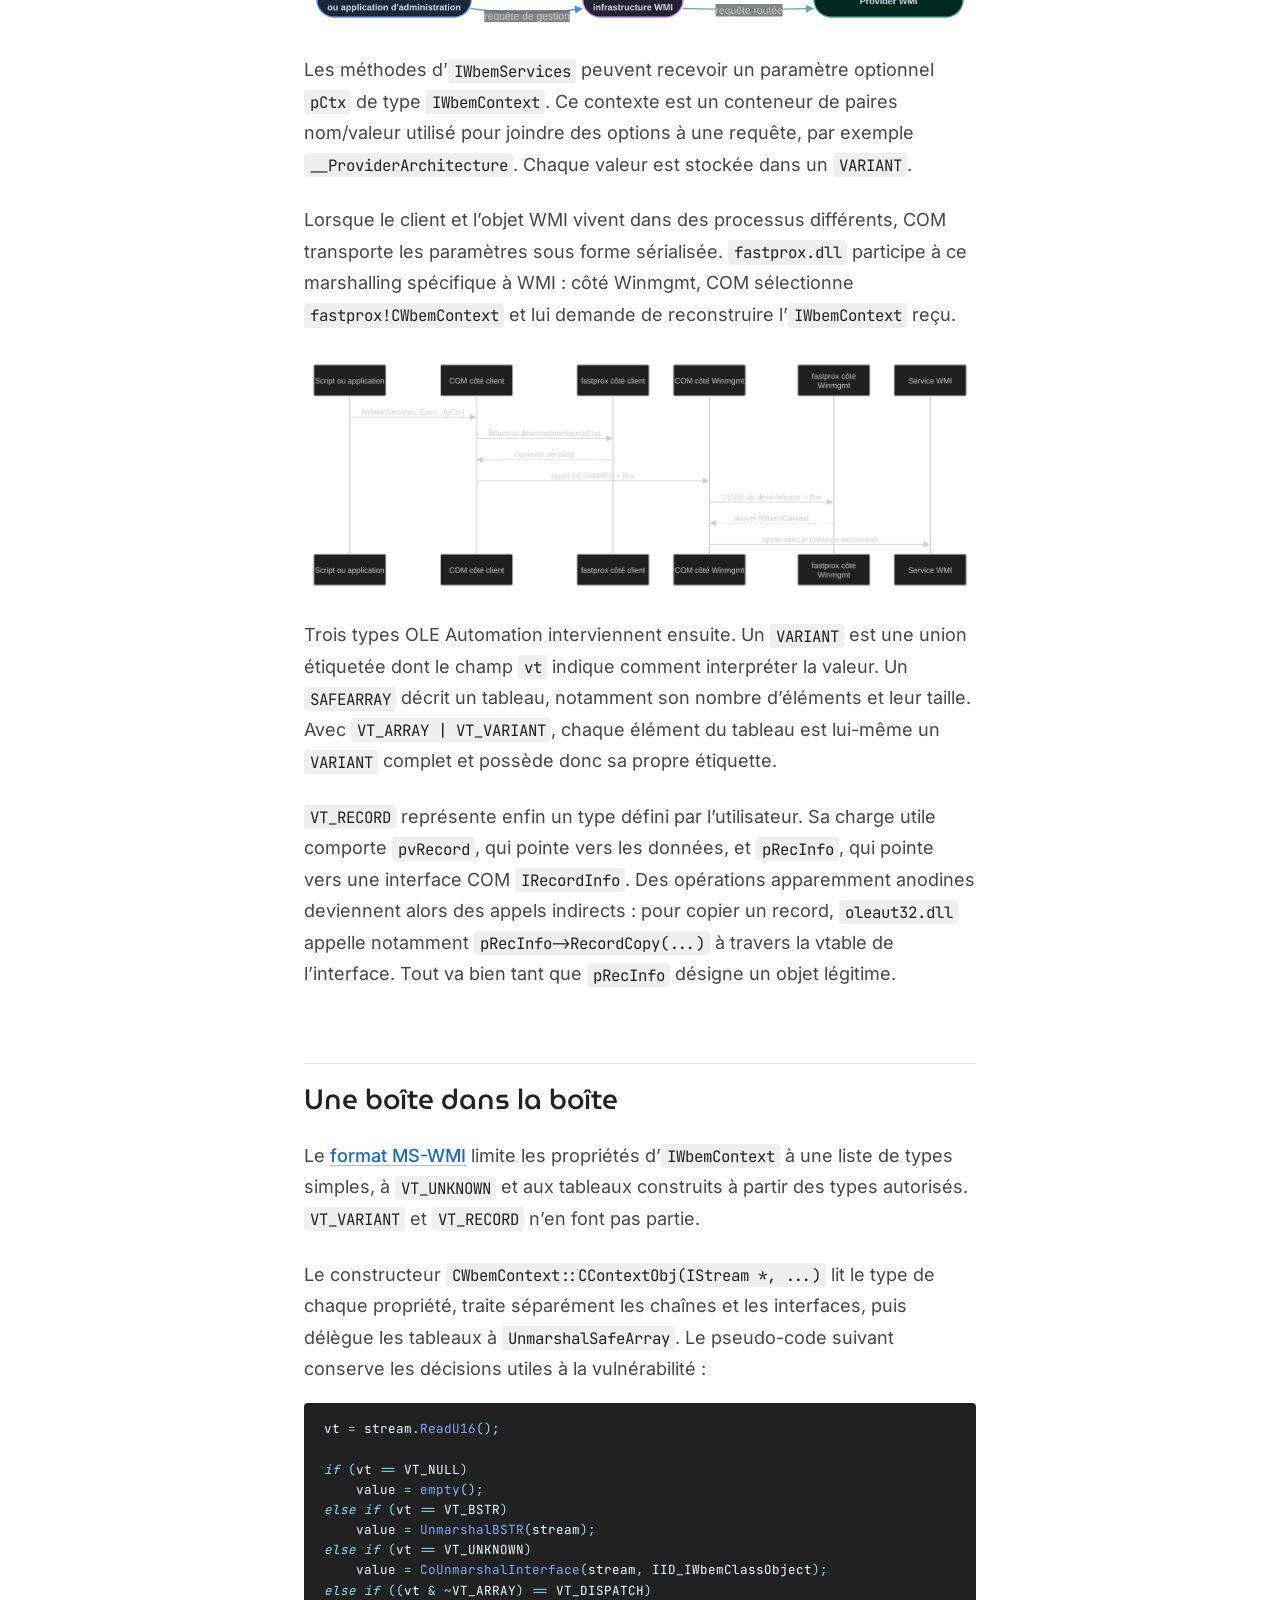
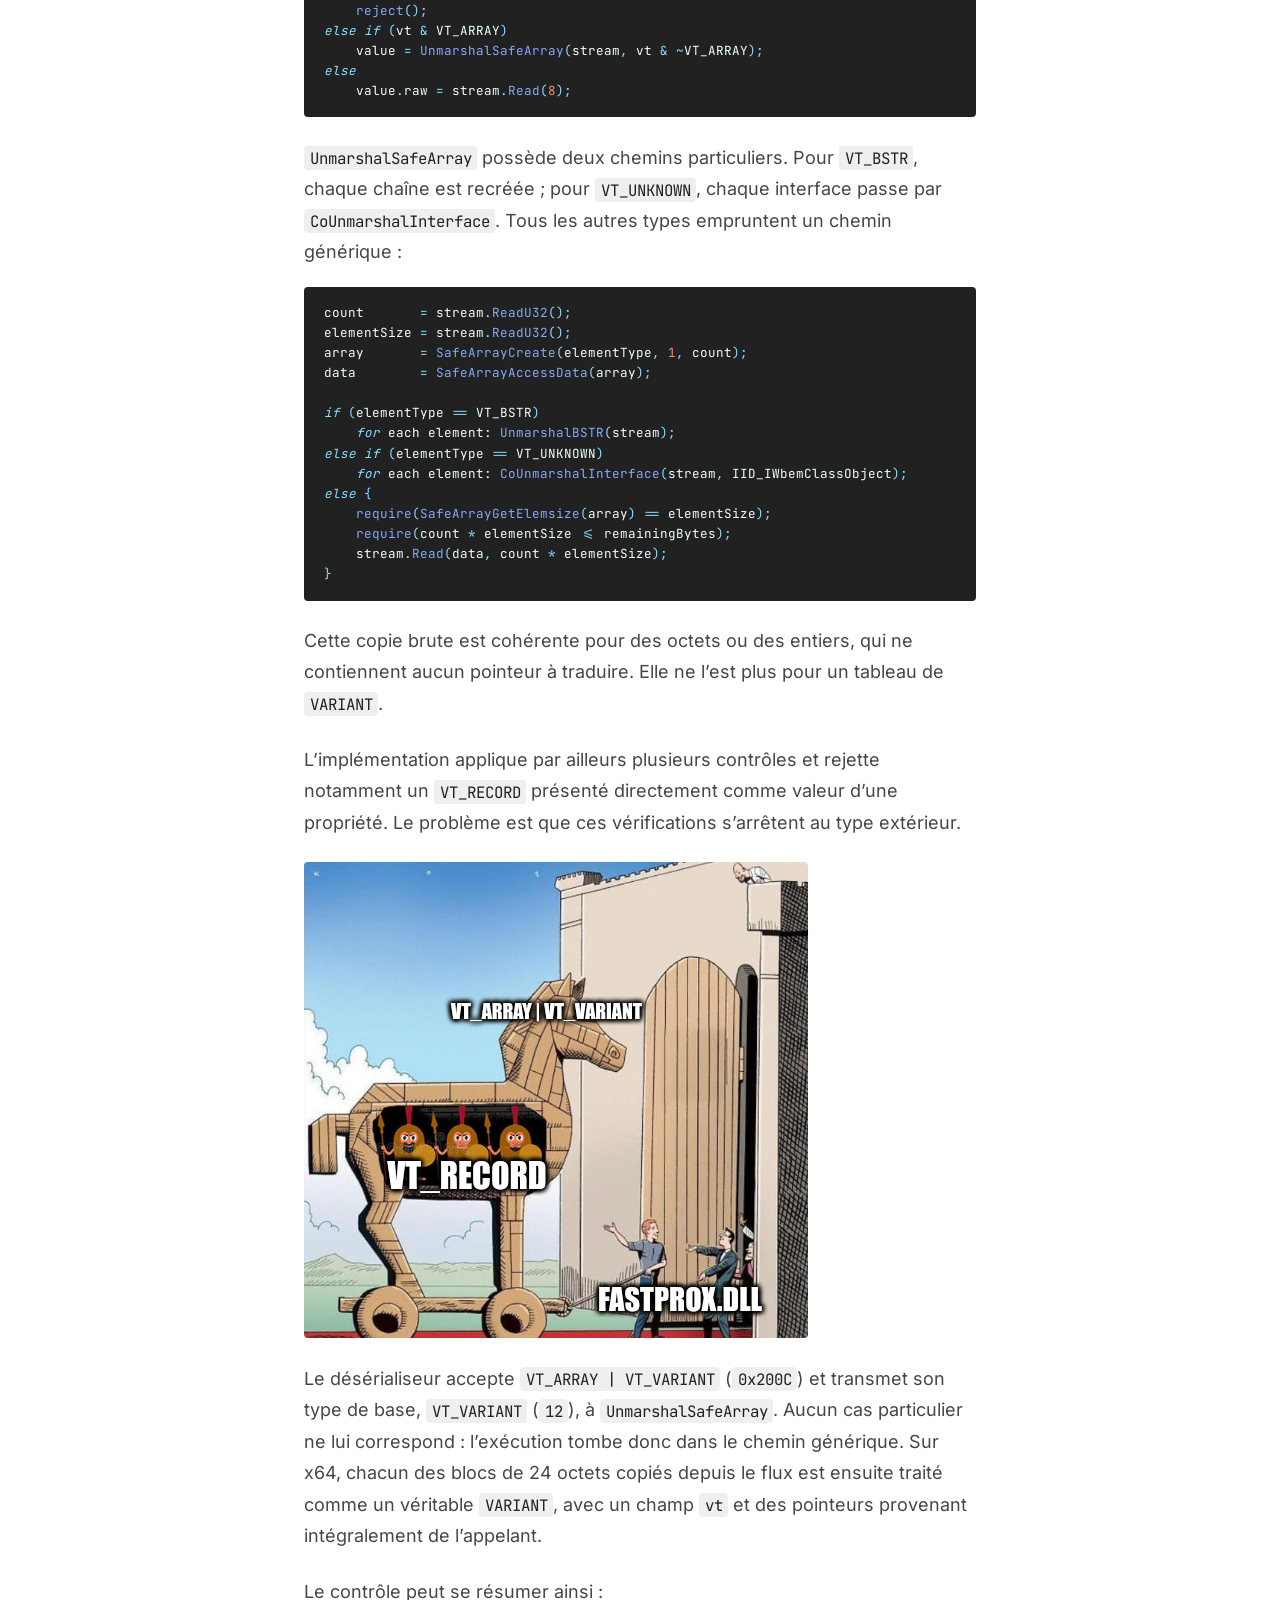
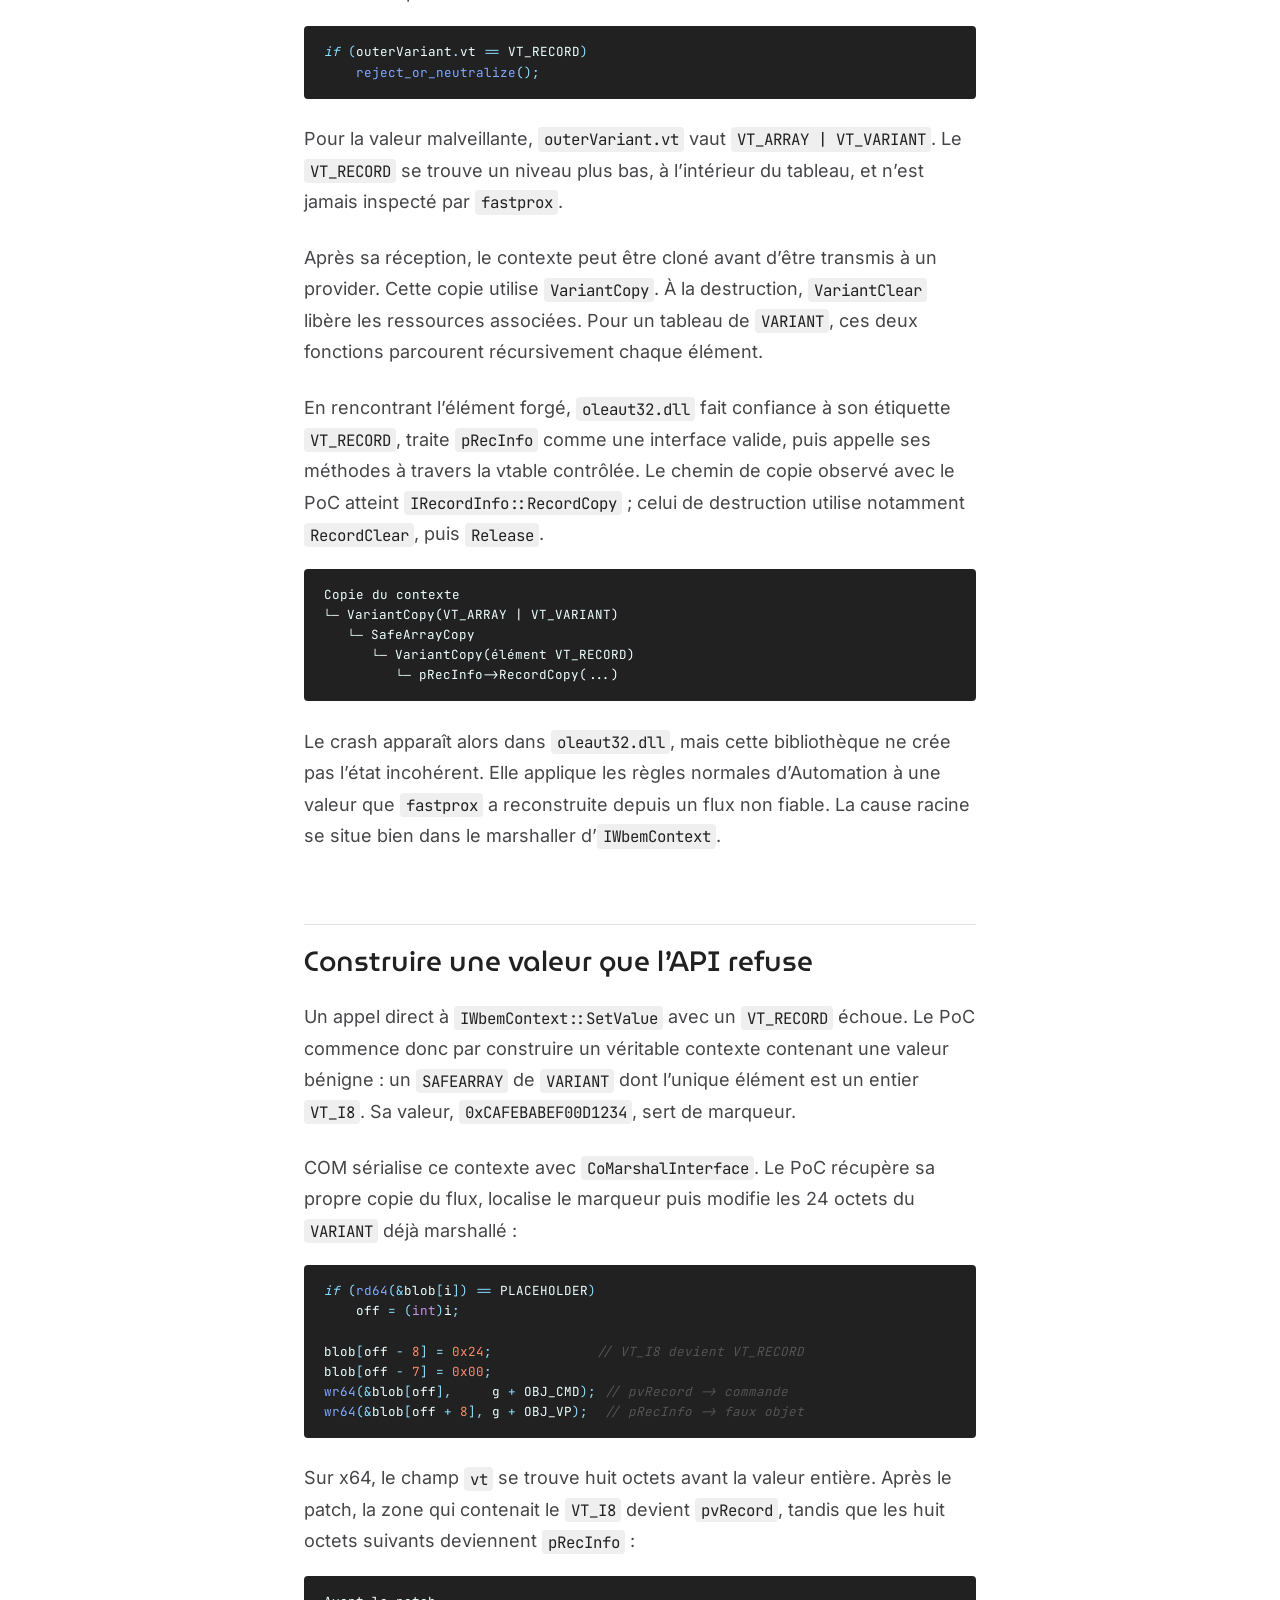
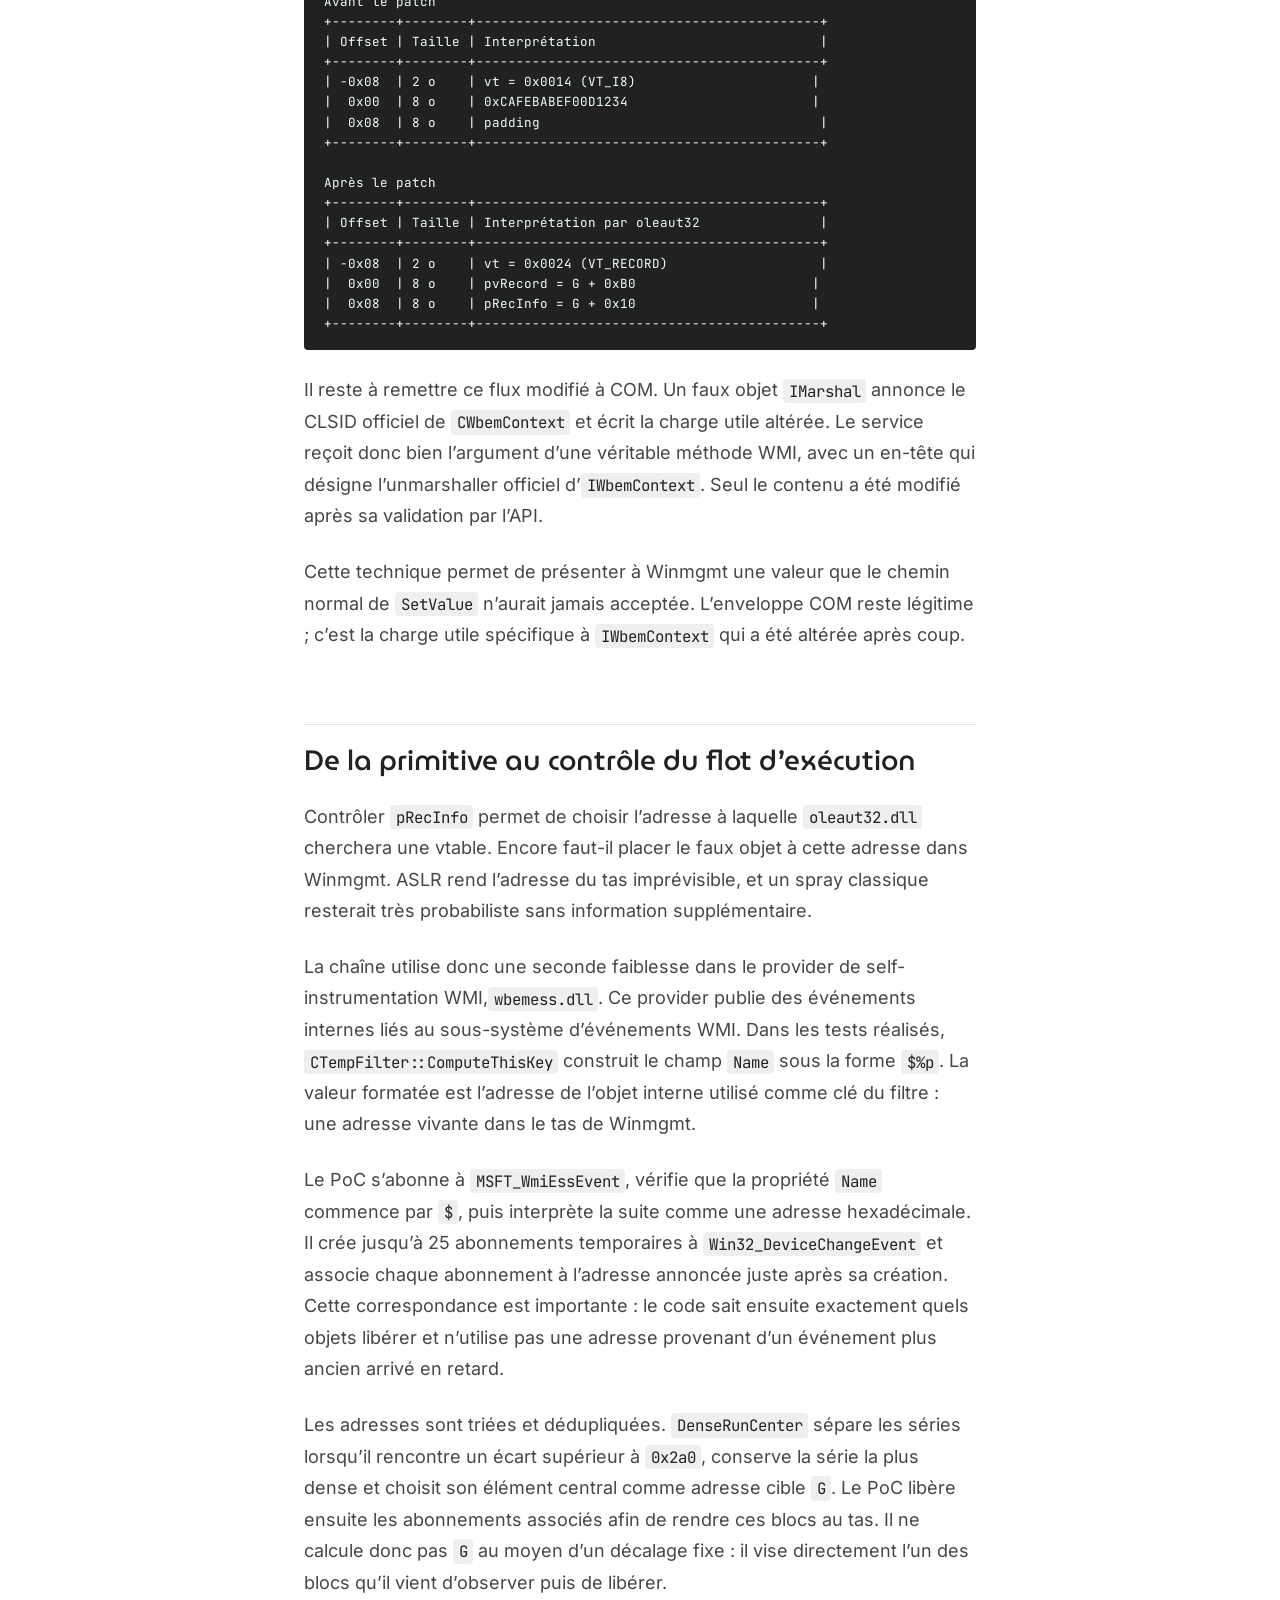
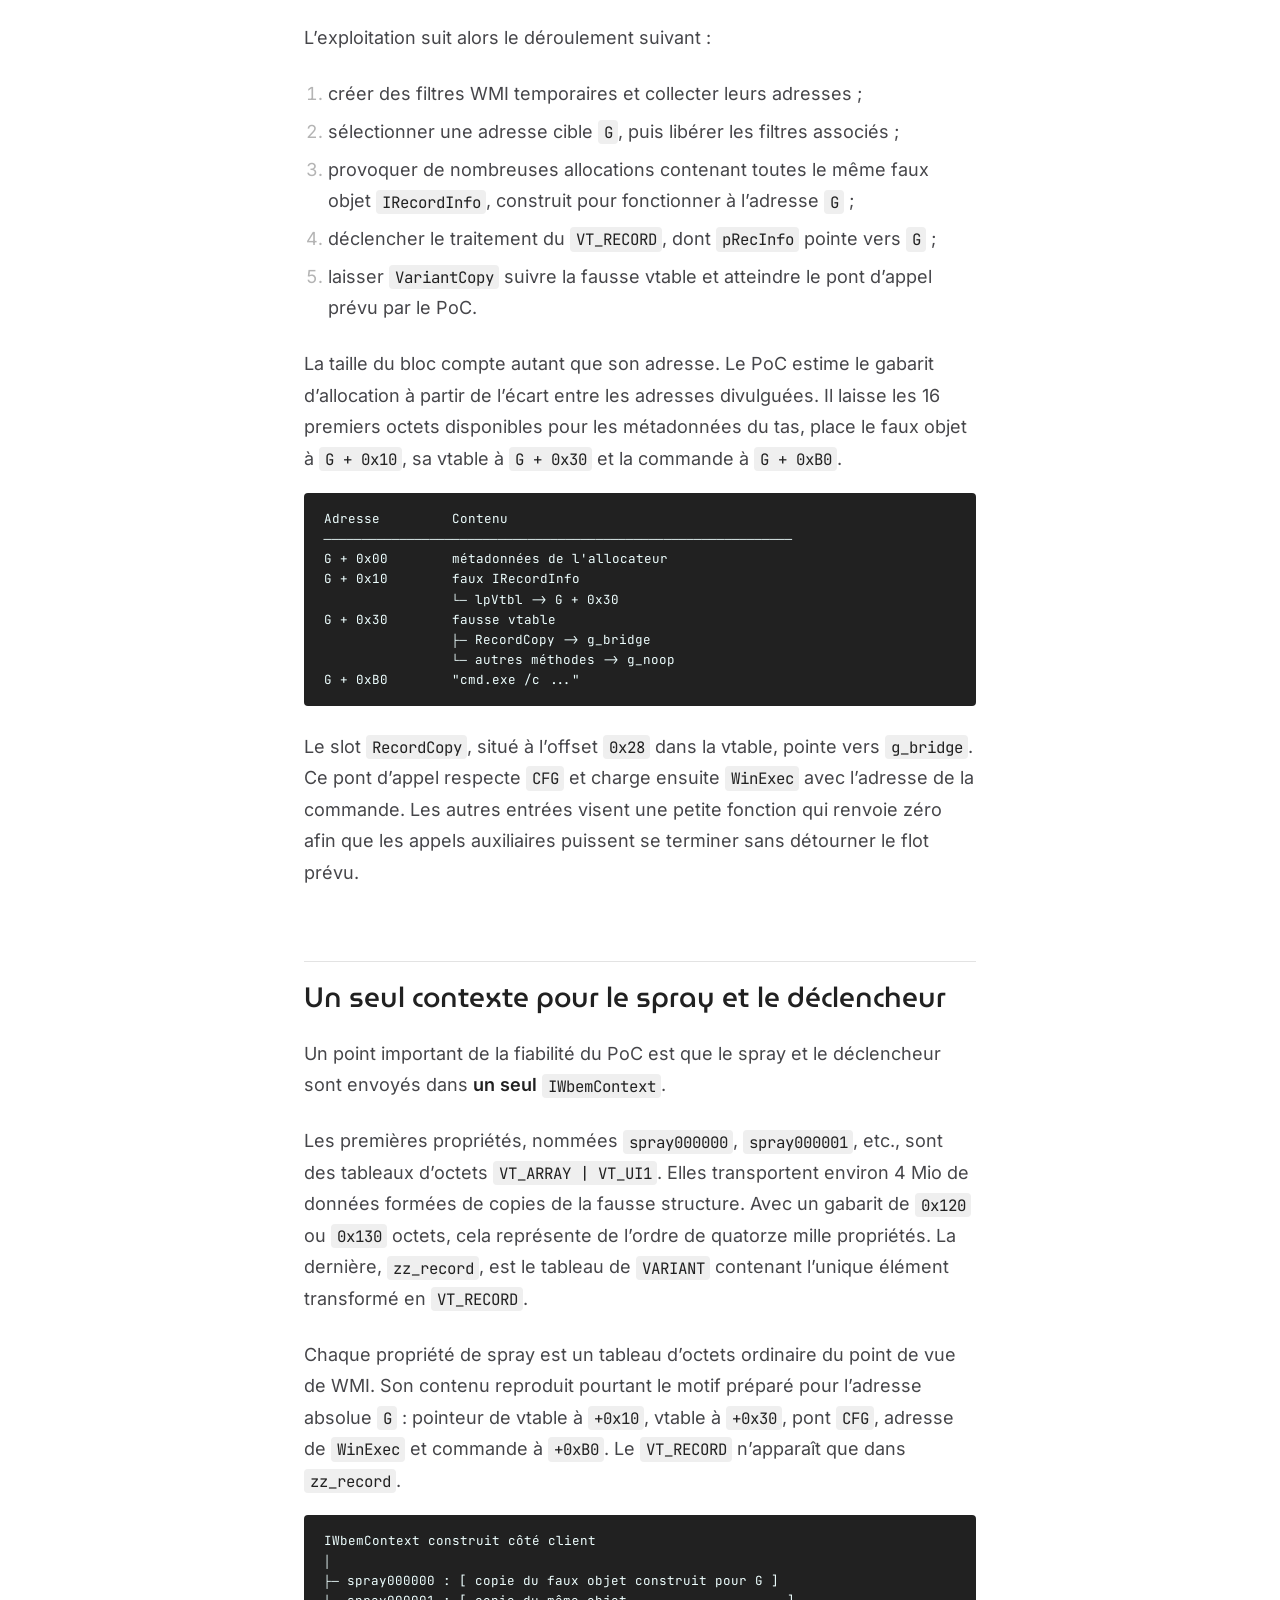
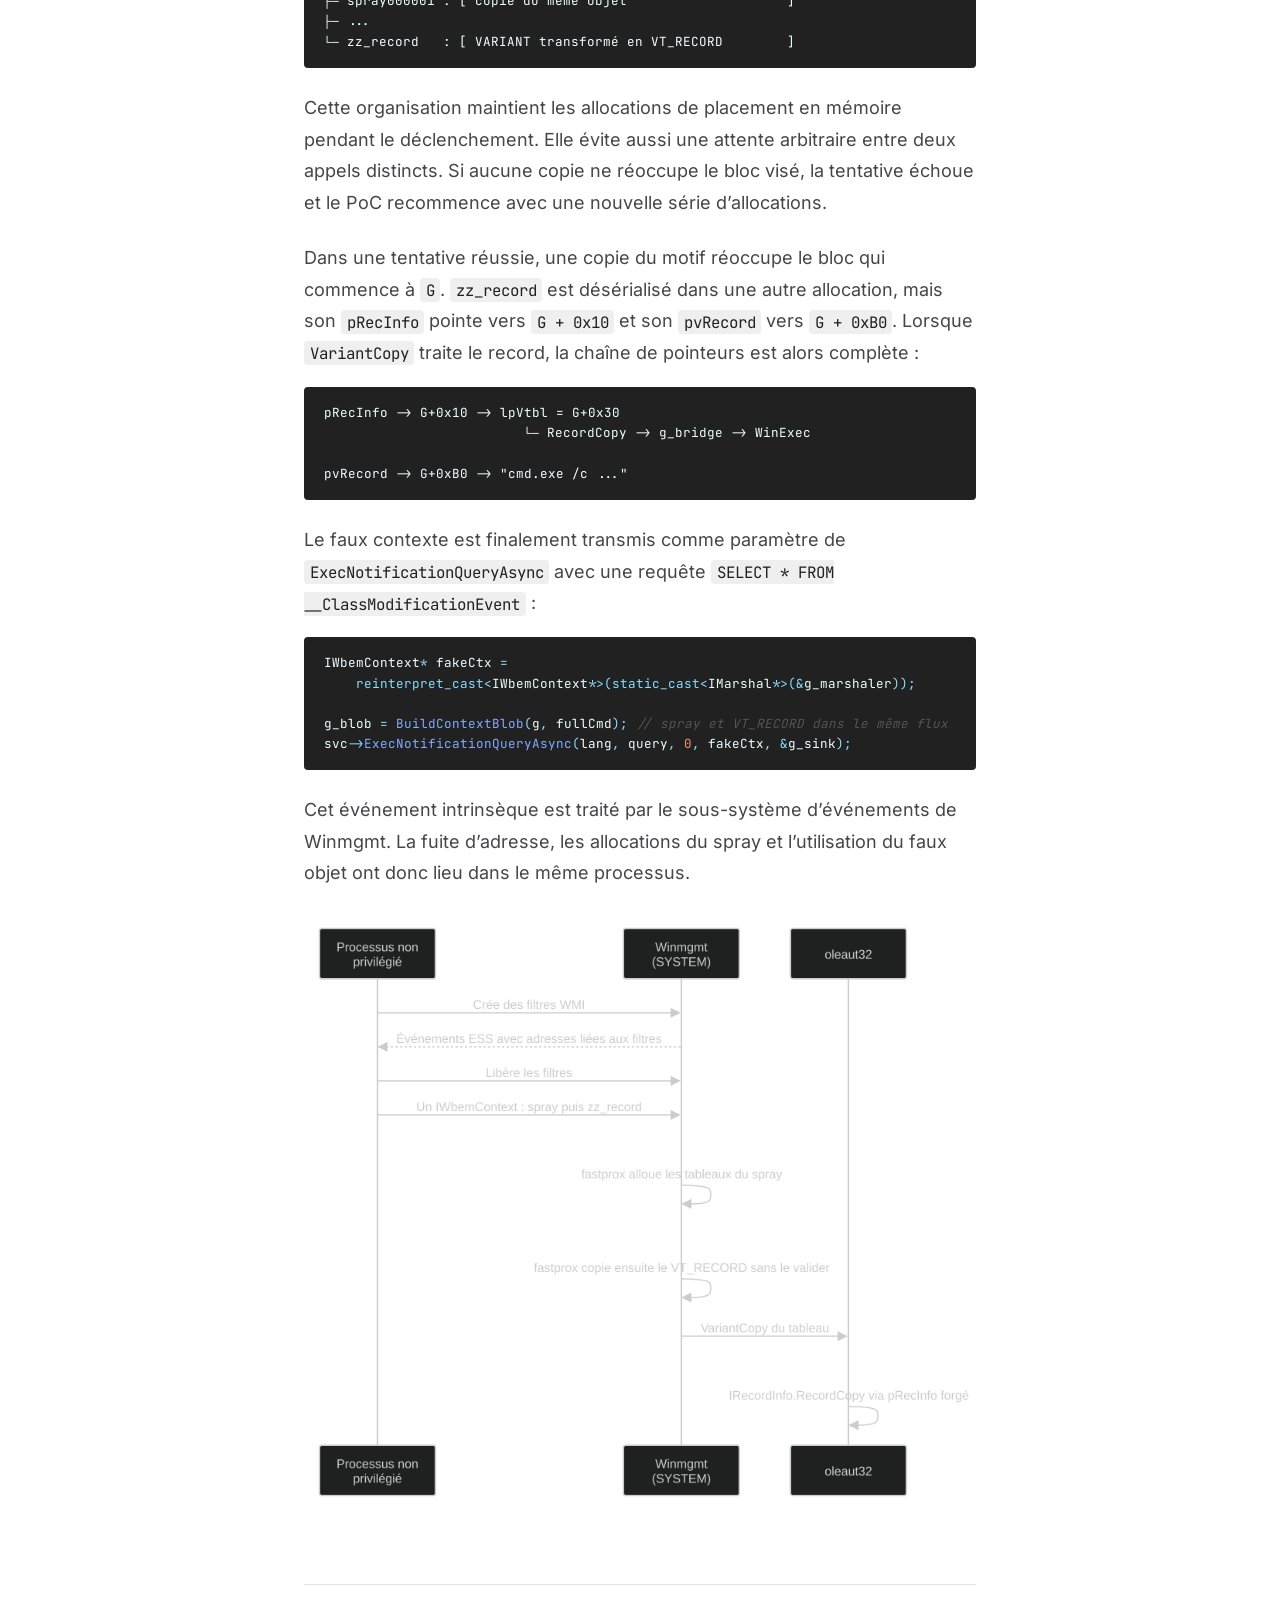
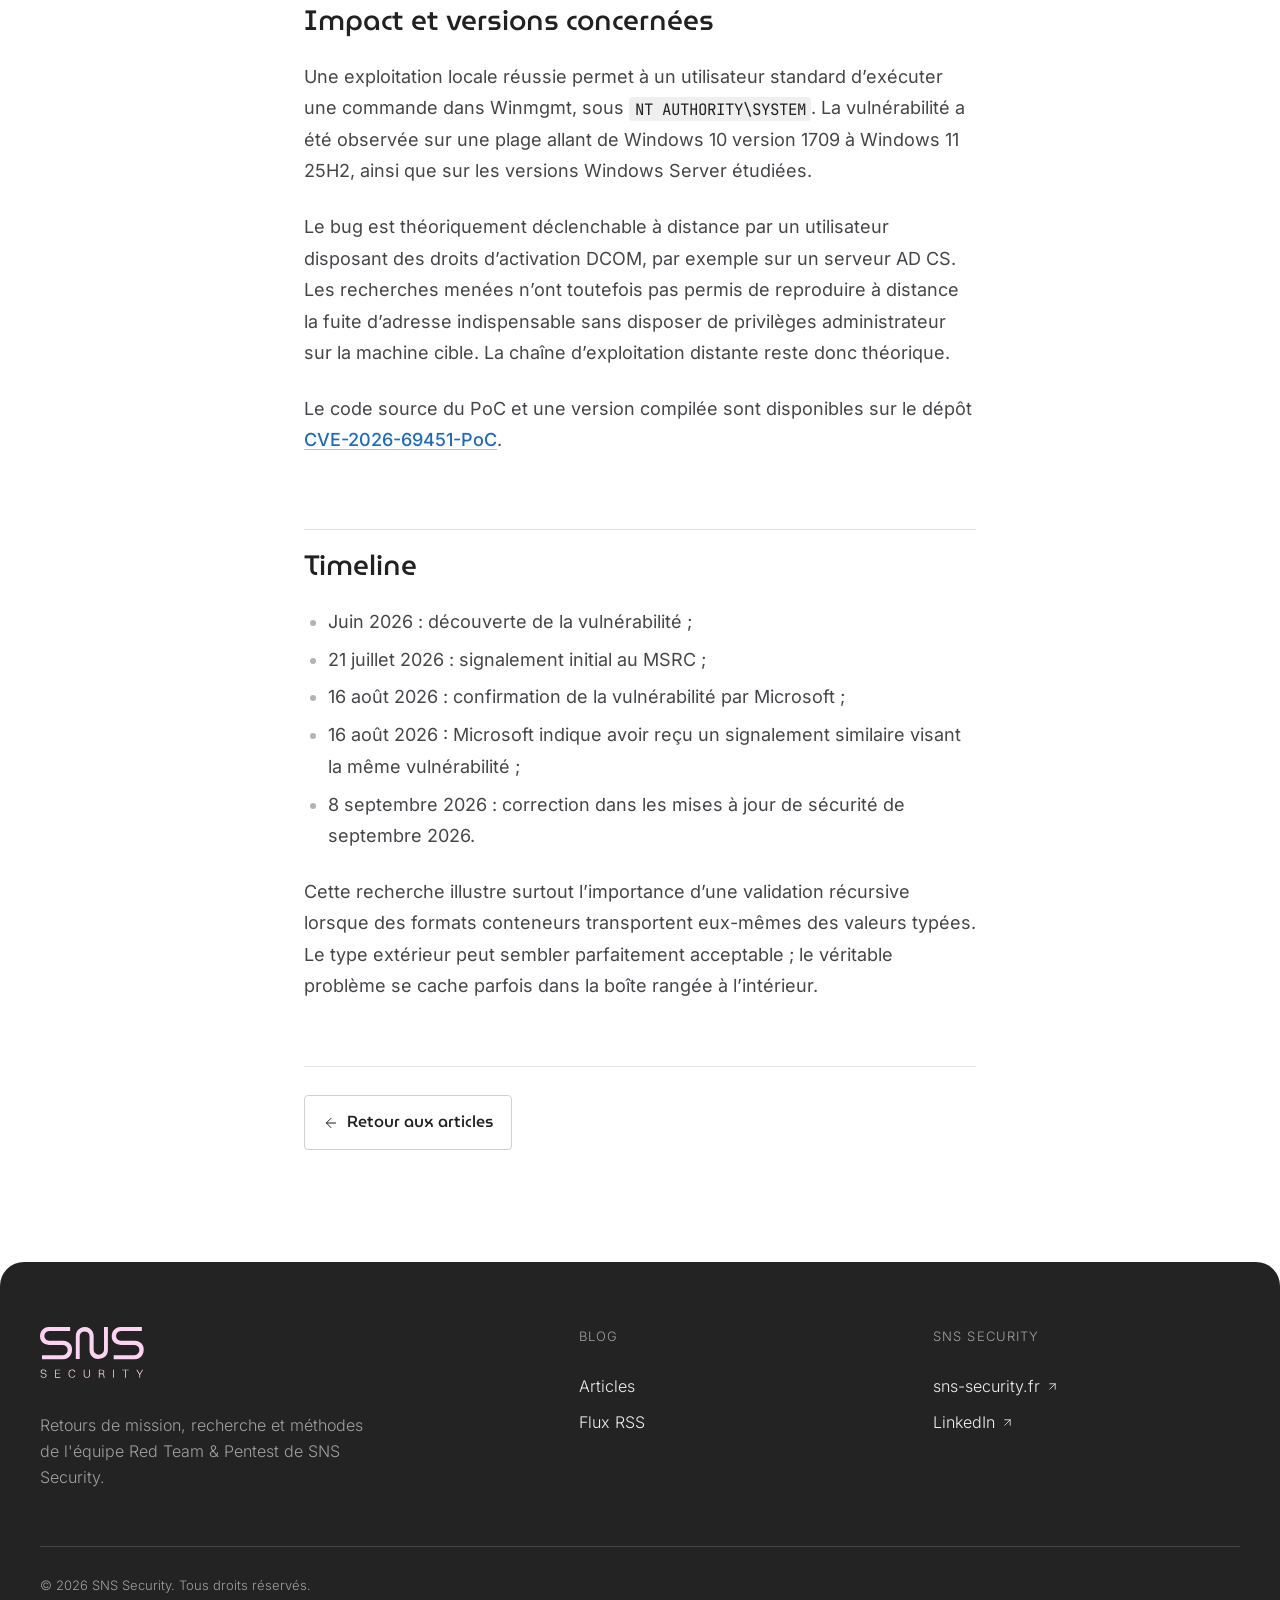
<file: posts/analyse-cve-2026-69451/index.html>
<!DOCTYPE html><html lang="fr"><head><script>
      // Resolve the theme before first paint: an explicit choice wins,
      // otherwise follow the OS preference.
      (function () {
        var t = null;
        try {
          t = localStorage.getItem('sns-theme');
        } catch (e) {}
        if (t !== 'light' && t !== 'dark') {
          t = window.matchMedia('(prefers-color-scheme: dark)').matches
            ? 'dark'
            : 'light';
        }
        document.documentElement.dataset.theme = t;
      })();
    </script><meta charset="utf-8"><meta name="viewport" content="width=device-width, initial-scale=1"><meta name="generator" content="Astro v7.2.2"><title>CVE-2026-69451 : de la confusion de type à SYSTEM dans le service WMI · SNS Security</title><meta name="description" content="Analyse de la CVE-2026-69451"><link rel="canonical" href="https://blog.sns-security.fr/posts/analyse-cve-2026-69451/"><!-- Favicons --><link rel="icon" href="/favicon.svg" type="image/svg+xml"><link rel="icon" href="/favicon-64.png" sizes="64x64" type="image/png"><link rel="apple-touch-icon" href="/apple-touch-icon.png"><meta name="theme-color" content="#ffffff"><!-- Open Graph --><meta property="og:type" content="article"><meta property="og:site_name" content="SNS Security"><meta property="og:title" content="CVE-2026-69451 : de la confusion de type à SYSTEM dans le service WMI · SNS Security"><meta property="og:description" content="Analyse de la CVE-2026-69451"><meta property="og:url" content="https://blog.sns-security.fr/posts/analyse-cve-2026-69451/"><meta property="og:image" content="https://blog.sns-security.fr/og-default.png"><meta property="og:locale" content="fr_FR"><meta property="article:published_time" content="2026-09-09T00:00:00.000Z"><!-- Twitter --><meta name="twitter:card" content="summary_large_image"><meta name="twitter:title" content="CVE-2026-69451 : de la confusion de type à SYSTEM dans le service WMI · SNS Security"><meta name="twitter:description" content="Analyse de la CVE-2026-69451"><meta name="twitter:image" content="https://blog.sns-security.fr/og-default.png"><!-- RSS --><link rel="alternate" type="application/rss+xml" title="SNS Security" href="https://blog.sns-security.fr/rss.xml"><link rel="stylesheet" href="/_astro/BaseLayout.UaG2mRcV.css"><style>.toc[data-astro-cid-p33bl5ka]{max-height:calc(100dvh - 10rem);font-size:var(--t-sm);position:sticky;top:7rem;overflow-y:auto}.toc__title[data-astro-cid-p33bl5ka]{border-bottom:1px solid var(--rule);font-size:var(--t-xs);letter-spacing:.08em;text-transform:uppercase;color:var(--ink-3);margin-bottom:.9rem;padding-bottom:.4rem;font-weight:300}.toc__list[data-astro-cid-p33bl5ka]{gap:.1rem;margin:0;padding:0;list-style:none;display:grid}.toc__item[data-astro-cid-p33bl5ka] a[data-astro-cid-p33bl5ka]{border-left:2px solid var(--rule);color:var(--ink-3);padding:.35rem 0 .35rem .75rem;font-weight:300;line-height:1.4;text-decoration:none;transition:color .15s,border-color .15s;display:block}.toc__item--d3[data-astro-cid-p33bl5ka] a[data-astro-cid-p33bl5ka]{font-size:var(--t-xs);padding-left:1.6rem}.toc__item[data-astro-cid-p33bl5ka] a[data-astro-cid-p33bl5ka]:hover{color:var(--ink);border-left-color:var(--rule-2)}.toc__item[data-astro-cid-p33bl5ka] a[data-astro-cid-p33bl5ka].is-active{color:var(--ink);border-left-color:var(--blue)}.shell[data-astro-cid-vt34qafq]{grid-template-columns:minmax(0, 1fr) minmax(0, var(--measure)) minmax(0, 1fr);align-items:start;display:grid}.shell__col[data-astro-cid-vt34qafq]{grid-column:2}.shell__rail[data-astro-cid-vt34qafq]{grid-area:2/3;padding-left:2.5rem;display:none}@media (width>=1240px){.shell__rail[data-astro-cid-vt34qafq]{display:block}}.article-head[data-astro-cid-vt34qafq]{grid-row:1;padding-block:clamp(2.5rem,5vw,4rem) 2.75rem}.article-head__back[data-astro-cid-vt34qafq]{font-size:var(--t-sm);color:var(--ink-3);align-items:center;gap:.45rem;font-weight:300;text-decoration:none;display:inline-flex}.article-head__back[data-astro-cid-vt34qafq] svg{transform:rotate(180deg)}.article-head__back[data-astro-cid-vt34qafq]:hover{color:var(--ink)}.article-head__cat[data-astro-cid-vt34qafq]{font-family:var(--font-mono);font-size:var(--t-xs);letter-spacing:.06em;text-transform:uppercase;margin-top:2.25rem}.article-head__title[data-astro-cid-vt34qafq]{max-width:22ch;margin-top:.75rem;font-size:clamp(1.9rem,1.1rem + 2.8vw,3rem);line-height:1.1}.article-head__lede[data-astro-cid-vt34qafq]{max-width:58ch;font-size:var(--t-lg);color:var(--ink-2);margin-top:1.25rem;font-weight:300;line-height:1.5}.specs[data-astro-cid-vt34qafq]{border-top:1px solid var(--rule);border-bottom:1px solid var(--rule);flex-wrap:wrap;gap:1.25rem 3rem;margin-top:2.5rem;padding-block:1.15rem;display:flex}.specs[data-astro-cid-vt34qafq] dt[data-astro-cid-vt34qafq]{font-size:var(--t-xs);letter-spacing:.06em;text-transform:uppercase;color:var(--ink-3);font-weight:300}.specs[data-astro-cid-vt34qafq] dd[data-astro-cid-vt34qafq]{font-size:var(--t-sm);color:var(--ink);margin:.25rem 0 0}.prose[data-astro-cid-vt34qafq]{grid-row:2}.article-foot[data-astro-cid-vt34qafq]{border-top:1px solid var(--rule);flex-wrap:wrap;grid-row:3;justify-content:space-between;align-items:center;gap:1.25rem 2rem;margin-top:4rem;padding-top:1.75rem;display:flex}.article-foot__tags[data-astro-cid-vt34qafq]{flex-wrap:wrap;gap:.4rem;display:flex}.article-foot__back[data-astro-cid-vt34qafq] svg{transform:rotate(180deg)}.article-related[data-astro-cid-vt34qafq]{grid-row:4;margin-top:5rem}.article-related[data-astro-cid-vt34qafq] .eyebrow[data-astro-cid-vt34qafq]{margin-bottom:.5rem}@media (width<=640px){.specs[data-astro-cid-vt34qafq]{gap:1rem 2rem}.article-related[data-astro-cid-vt34qafq]{margin-top:3.5rem}}
.icon[data-astro-cid-ccg5yoga]{vertical-align:middle;flex:none;display:inline-block}
.rows[data-astro-cid-oxezsu4a]{margin:0;padding:0;list-style:none}.row[data-astro-cid-oxezsu4a]+.row[data-astro-cid-oxezsu4a]{border-top:1px solid var(--rule)}.row__link[data-astro-cid-oxezsu4a]{border-radius:var(--r);color:inherit;transition:background .18s var(--ease);grid-template-columns:8rem minmax(0,1fr) 6.5rem;align-items:start;gap:1.75rem;margin-inline:-1.25rem;padding:2.25rem 1.25rem;text-decoration:none;display:grid}.row__link[data-astro-cid-oxezsu4a]:hover{background:var(--surface)}.row__date[data-astro-cid-oxezsu4a]{font-size:var(--t-sm);color:var(--ink-3);padding-top:.15rem;font-weight:300}.row__cat[data-astro-cid-oxezsu4a]{font-family:var(--font-mono);font-size:var(--t-xs);letter-spacing:.06em;text-transform:uppercase;margin-bottom:.5rem}.row__title[data-astro-cid-oxezsu4a]{max-width:32ch;font-size:var(--t-2xl);color:var(--ink);transition:color .18s var(--ease);line-height:1.2}.row__desc[data-astro-cid-oxezsu4a]{max-width:62ch;font-size:var(--t-base);color:var(--ink-2);margin-top:.65rem;font-weight:300;line-height:1.6}.row__end[data-astro-cid-oxezsu4a]{font-size:var(--t-sm);color:var(--ink-3);justify-content:flex-end;align-items:center;gap:.9rem;padding-top:.2rem;font-weight:300;display:flex}.row__arrow[data-astro-cid-oxezsu4a]{border:1px solid var(--rule-2);border-radius:var(--r);width:2.25rem;height:2.25rem;color:var(--ink);transition:color .18s var(--ease), border-color .18s var(--ease), background .18s var(--ease);flex:none;place-items:center;display:grid}.row__link[data-astro-cid-oxezsu4a]:hover .row__arrow[data-astro-cid-oxezsu4a]{color:var(--btn-hover-ink);border-color:var(--btn-hover-bg);background:var(--btn-hover-bg)}@media (width<=900px){.row__link[data-astro-cid-oxezsu4a]{grid-template-columns:minmax(0,1fr) auto;gap:.75rem 1.5rem;padding-block:1.9rem}.row__date[data-astro-cid-oxezsu4a]{grid-area:1/1;padding-top:0}.row__body[data-astro-cid-oxezsu4a]{grid-area:2/1/auto/-1}.row__end[data-astro-cid-oxezsu4a]{grid-area:1/2;padding-top:0}.row__arrow[data-astro-cid-oxezsu4a]{display:none}}@media (width<=640px){.row__title[data-astro-cid-oxezsu4a]{font-size:var(--t-lg)}.row__desc[data-astro-cid-oxezsu4a]{font-size:var(--t-sm)}}
</style></head><body><a href="#main" class="skip-link">Aller au contenu</a><header class="masthead" data-astro-cid-nen7h5rs><div class="container masthead__inner" data-astro-cid-nen7h5rs><a href="/" class="masthead__brand" aria-label="SNS Security, accueil" data-astro-cid-nen7h5rs><svg width="78" height="42.85" viewBox="0 0 71 39" fill="none" role="img" aria-label="SNS Security" xmlns="http://www.w3.org/2000/svg"><path d="M1.36957 19.9945L1.36957 22.6608L15.6914 22.6608C16.9044 22.6608 17.9813 22.3785 18.9224 21.8139C19.8634 21.2492 20.5849 20.4756 21.0868 19.4926C21.6095 18.4889 21.871 17.3492 21.871 16.0735C21.871 14.9234 21.62 13.8986 21.1182 12.9994C20.6162 12.1002 19.8948 11.3892 18.9537 10.8664C18.0127 10.3436 16.8834 10.0822 15.566 10.0822L6.33636 10.0822C5.66717 10.0822 5.07118 9.92536 4.54837 9.61168C4.04649 9.298 3.65961 8.89021 3.38776 8.38831C3.13681 7.86552 3.01134 7.3218 3.01134 6.75717C3.01134 6.17164 3.14727 5.62792 3.41912 5.12604C3.69099 4.60323 4.08832 4.18499 4.61111 3.87131C5.13392 3.53672 5.74036 3.36942 6.43047 3.36942L20.594 3.36942L20.594 0.703127L6.14815 0.703126C4.93525 0.703125 3.85828 0.974982 2.91724 1.5187C1.99711 2.06241 1.27563 2.80478 0.752835 3.74583C0.250944 4.68688 -4.40595e-07 5.74294 -5.42974e-07 6.91402C-6.43524e-07 8.06418 0.2614 9.09934 0.784202 10.0195C1.32792 10.9187 2.07029 11.6297 3.01134 12.1525C3.95238 12.6544 5.03982 12.9053 6.27363 12.9053L15.4091 12.9053C16.1411 12.9053 16.758 13.0726 17.2599 13.4072C17.7827 13.7209 18.18 14.1495 18.4518 14.6933C18.7446 15.2161 18.891 15.7912 18.891 16.4185C18.891 17.025 18.7446 17.6001 18.4518 18.1439C18.1591 18.6875 17.7513 19.1372 17.2285 19.4926C16.7057 19.8273 16.0783 19.9945 15.3464 19.9945L1.36957 19.9945Z" fill="currentColor"></path><path d="M43.6997 0.761255L46.3597 0.761255L46.3597 16.357C46.3597 17.567 46.078 18.6414 45.5148 19.5802C44.9515 20.519 44.1797 21.2387 43.1991 21.7394C42.1978 22.2609 41.0608 22.5217 39.7881 22.5217C38.6408 22.5217 37.6185 22.2714 36.7214 21.7707C35.8244 21.27 35.1151 20.5503 34.5935 19.6114C34.072 18.6727 33.8112 17.5461 33.8112 16.2318L33.8112 7.02431C33.8112 6.35673 33.6547 5.76216 33.3418 5.24061C33.0289 4.73993 32.6221 4.35397 32.1214 4.08277C31.5998 3.83242 31.0574 3.70726 30.4941 3.70726C29.91 3.70726 29.3676 3.84286 28.8669 4.11406C28.3454 4.38527 27.9281 4.78165 27.6152 5.30319C27.2814 5.82475 27.1145 6.42974 27.1145 7.11819L27.1145 22.556L24.4546 22.556L24.4546 6.83655C24.4546 5.62656 24.7258 4.55216 25.2682 3.61338C25.8106 2.69545 26.5512 1.97571 27.49 1.45416C28.4288 0.953469 29.4823 0.703125 30.6506 0.703125C31.798 0.703125 32.8307 0.9639 33.7486 1.48545C34.6457 2.02787 35.355 2.76846 35.8765 3.70726C36.3772 4.64604 36.6276 5.73087 36.6276 6.96173L36.6276 16.0754C36.6276 16.8055 36.7945 17.421 37.1283 17.9216C37.4412 18.4432 37.8688 18.8396 38.4113 19.1108C38.9328 19.4028 39.5065 19.5489 40.1324 19.5489C40.7374 19.5489 41.3111 19.4028 41.8536 19.1108C42.3959 18.8188 42.8445 18.4119 43.1991 17.8904C43.5329 17.3688 43.6997 16.7429 43.6997 16.0128L43.6997 0.761255Z" fill="currentColor"></path><path d="M50.3134 19.9945L50.3134 22.6608L64.6353 22.6608C65.8482 22.6608 66.9252 22.3785 67.8663 21.8139C68.8073 21.2492 69.5288 20.4756 70.0306 19.4926C70.5534 18.4889 70.8148 17.3492 70.8148 16.0735C70.8148 14.9234 70.5639 13.8986 70.062 12.9994C69.5601 12.1002 68.8387 11.3892 67.8975 10.8664C66.9565 10.3436 65.8273 10.0822 64.5098 10.0822L55.2802 10.0822C54.611 10.0822 54.015 9.92536 53.4922 9.61168C52.9903 9.298 52.6035 8.89021 52.3316 8.38831C52.0807 7.86552 51.9552 7.3218 51.9552 6.75717C51.9552 6.17164 52.0911 5.62792 52.363 5.12604C52.6348 4.60323 53.0322 4.18499 53.555 3.87131C54.0778 3.53672 54.6842 3.36942 55.3743 3.36942L69.5378 3.36942L69.5378 0.703127L55.092 0.703126C53.8791 0.703125 52.8021 0.974982 51.8611 1.5187C50.941 2.06241 50.2195 2.80478 49.6967 3.74583C49.1948 4.68688 48.9438 5.74294 48.9438 6.91402C48.9438 8.06418 49.2052 9.09933 49.728 10.0195C50.2718 10.9187 51.0141 11.6297 51.9552 12.1525C52.8962 12.6544 53.9837 12.9053 55.2175 12.9053L64.353 12.9053C65.0849 12.9053 65.7018 13.0726 66.2037 13.4072C66.7265 13.7209 67.1239 14.1495 67.3957 14.6933C67.6884 15.2161 67.8348 15.7911 67.8348 16.4185C67.8348 17.025 67.6884 17.6001 67.3957 18.1439C67.103 18.6875 66.6951 19.1372 66.1723 19.4926C65.6495 19.8273 65.0222 19.9945 64.2902 19.9945L50.3134 19.9945Z" fill="currentColor"></path><path d="M1.04216 31.1282C1.04216 31.3491 1.08794 31.5268 1.1795 31.6614C1.27644 31.7961 1.4057 31.8984 1.56728 31.9684C1.73424 32.0384 1.91736 32.095 2.11664 32.1381C2.3213 32.1812 2.53135 32.2216 2.74678 32.2593C2.96221 32.2916 3.17226 32.3374 3.37692 32.3966C3.58159 32.4558 3.7647 32.5393 3.92628 32.647C4.08785 32.7548 4.21712 32.9002 4.31406 33.0833C4.41101 33.2664 4.45948 33.5034 4.45948 33.7942C4.45948 34.1335 4.3733 34.4244 4.20096 34.6667C4.034 34.9037 3.80241 35.0841 3.50618 35.208C3.21535 35.3265 2.87873 35.3857 2.49634 35.3857C2.11394 35.3857 1.77194 35.3265 1.47034 35.208C1.17411 35.0895 0.929058 34.9145 0.735168 34.6829C0.541277 34.4459 0.409324 34.1524 0.339308 33.8023H0.904822C0.990995 34.1632 1.17142 34.4405 1.4461 34.6344C1.72078 34.8229 2.07355 34.9172 2.50442 34.9172C2.96221 34.9172 3.3096 34.8202 3.54658 34.6263C3.78355 34.4324 3.90204 34.1766 3.90204 33.8589C3.90204 33.6219 3.85357 33.4334 3.75663 33.2933C3.65968 33.1479 3.52773 33.0375 3.36077 32.9621C3.19919 32.8813 3.01607 32.8194 2.81141 32.7763C2.61213 32.7332 2.40478 32.6928 2.18935 32.6551C1.97391 32.6174 1.76386 32.5716 1.5592 32.5178C1.35993 32.4585 1.17681 32.3777 1.00985 32.2754C0.84827 32.1731 0.71901 32.0331 0.622065 31.8553C0.530506 31.6776 0.484726 31.446 0.484726 31.1605C0.484726 30.902 0.552049 30.6624 0.686695 30.4415C0.826727 30.2207 1.03139 30.0457 1.30068 29.9164C1.56997 29.7818 1.9012 29.7144 2.29437 29.7144C2.63906 29.7144 2.95144 29.771 3.23151 29.8841C3.51696 29.9972 3.75393 30.1722 3.94244 30.4092C4.13094 30.6408 4.25482 30.9451 4.31406 31.3221H3.74047C3.65968 30.9236 3.49272 30.6354 3.23958 30.4577C2.98645 30.2746 2.66869 30.183 2.28629 30.183C1.88774 30.183 1.58074 30.2692 1.36531 30.4415C1.14988 30.6139 1.04216 30.8428 1.04216 31.1282ZM10.242 35.2969V29.8033H10.7833V35.2969H10.242ZM10.6217 35.2969V34.8525H13.8856V35.2969H10.6217ZM10.6217 30.2476V29.8033H13.8856V30.2476H10.6217ZM10.6217 32.6713V32.2189H13.5947V32.6713H10.6217ZM24.0816 31.3221H23.508C23.3949 30.9613 23.1929 30.6812 22.9021 30.4819C22.6113 30.2827 22.2773 30.183 21.9003 30.183C21.5125 30.183 21.1786 30.28 20.8986 30.4739C20.6239 30.6677 20.4111 30.9424 20.2603 31.2979C20.1095 31.648 20.0341 32.0681 20.0341 32.5582C20.0341 33.0483 20.1068 33.4684 20.2523 33.8185C20.4031 34.1685 20.6158 34.4405 20.8905 34.6344C21.1705 34.8229 21.5072 34.9172 21.9003 34.9172C22.2666 34.9172 22.5897 34.8229 22.8698 34.6344C23.1498 34.4405 23.3572 34.1632 23.4918 33.8023H24.0654C23.9577 34.1362 23.7961 34.4217 23.5807 34.6587C23.3707 34.8956 23.1202 35.0761 22.8294 35.1999C22.5386 35.3238 22.2262 35.3857 21.8923 35.3857C21.3914 35.3857 20.9605 35.2726 20.5996 35.0464C20.2388 34.8148 19.9614 34.489 19.7675 34.0689C19.5736 33.6434 19.4767 33.1398 19.4767 32.5582C19.4767 31.9711 19.5736 31.4675 19.7675 31.0474C19.9668 30.622 20.2469 30.2934 20.6077 30.0618C20.974 29.8302 21.4102 29.7144 21.9165 29.7144C22.2558 29.7144 22.5709 29.7764 22.8617 29.9003C23.1579 30.0187 23.4111 30.1992 23.6211 30.4415C23.8365 30.6785 23.99 30.972 24.0816 31.3221ZM34.1217 33.2045C34.1217 33.6515 34.0356 34.0393 33.8632 34.3678C33.6909 34.691 33.4458 34.9414 33.128 35.1191C32.8103 35.2969 32.4306 35.3857 31.9889 35.3857C31.5473 35.3857 31.1649 35.2969 30.8418 35.1191C30.524 34.9414 30.2789 34.691 30.1066 34.3678C29.9342 34.0393 29.8481 33.6515 29.8481 33.2045V29.8033H30.3974V33.2045C30.3974 33.7431 30.5375 34.1685 30.8175 34.4809C31.103 34.7879 31.4934 34.9414 31.9889 34.9414C32.4844 34.9414 32.8722 34.7852 33.1523 34.4728C33.4323 34.1605 33.5724 33.7377 33.5724 33.2045V29.8033H34.1217V33.2045ZM40.1862 35.2969V29.8033H40.7274V35.2969H40.1862ZM42.1089 32.7844H40.5659V32.437H42.0443C42.4428 32.437 42.7552 32.34 42.9814 32.1462C43.213 31.9469 43.3288 31.6776 43.3288 31.3383C43.3288 31.0044 43.213 30.7405 42.9814 30.5466C42.7552 30.3473 42.4455 30.2476 42.0524 30.2476H40.5659V29.8033H42.0604C42.6152 29.8033 43.0568 29.938 43.3854 30.2073C43.7193 30.4765 43.8862 30.8455 43.8862 31.314C43.8862 31.7826 43.7247 32.1462 43.4015 32.4047C43.0784 32.6578 42.6475 32.7844 42.1089 32.7844ZM43.5954 35.2969L43.2319 33.7942C43.1726 33.5411 43.0945 33.3499 42.9976 33.2206C42.9006 33.086 42.7714 32.9971 42.6098 32.954C42.4482 32.9109 42.2463 32.8894 42.0039 32.8894H40.6709V32.5259H42.0928C42.4428 32.5259 42.7256 32.5582 42.941 32.6228C43.1565 32.682 43.3261 32.7952 43.45 32.9621C43.5793 33.1291 43.6816 33.3661 43.757 33.673L44.169 35.2969H43.5954ZM49.9309 35.2969V29.8033H50.4721V35.2969H49.9309ZM58.1333 35.2969V29.8033H58.6826V35.2969H58.1333ZM56.1863 30.2719V29.8033H60.6215V30.2719H56.1863ZM67.8058 35.2969V33.2206H68.3552V35.2969H67.8058ZM66.4244 29.8033L67.8381 32.2431L68.129 32.8005H68.0724L68.3471 32.2431L69.769 29.8033H70.3506L68.3552 33.2206H67.8058L65.8023 29.8033H66.4244Z" fill="currentColor"></path></svg><span class="masthead__rule" aria-hidden="true" data-astro-cid-nen7h5rs></span><span class="masthead__tag" data-astro-cid-nen7h5rs>Blog technique</span></a><nav class="masthead__nav" aria-label="Navigation principale" data-astro-cid-nen7h5rs><a href="/rss.xml" class="masthead__link" data-astro-cid-nen7h5rs>RSS</a><button type="button" class="theme" data-theme-toggle aria-label="Basculer entre le thème clair et sombre" title="Thème clair / sombre" data-astro-cid-l6lhmie6><span class="theme__icon theme__icon--sun" data-astro-cid-l6lhmie6><svg class="icon" width="17" height="17" viewBox="0 0 24 24" fill="none" stroke="currentColor" stroke-width="1.6" stroke-linecap="round" stroke-linejoin="round" aria-hidden="true" data-astro-cid-ccg5yoga><circle cx="12" cy="12" r="4.2"/><line x1="12" y1="2" x2="12" y2="4"/><line x1="12" y1="20" x2="12" y2="22"/><line x1="2" y1="12" x2="4" y2="12"/><line x1="20" y1="12" x2="22" y2="12"/><line x1="4.9" y1="4.9" x2="6.4" y2="6.4"/><line x1="17.6" y1="17.6" x2="19.1" y2="19.1"/><line x1="4.9" y1="19.1" x2="6.4" y2="17.6"/><line x1="17.6" y1="6.4" x2="19.1" y2="4.9"/></svg></span><span class="theme__icon theme__icon--moon" data-astro-cid-l6lhmie6><svg class="icon" width="17" height="17" viewBox="0 0 24 24" fill="none" stroke="currentColor" stroke-width="1.6" stroke-linecap="round" stroke-linejoin="round" aria-hidden="true" data-astro-cid-ccg5yoga><path d="M20 13.5A8.2 8.2 0 0 1 10.5 4 8.5 8.5 0 1 0 20 13.5z"/></svg></span></button><script type="module">var e=e=>{document.documentElement.dataset.theme=e,document.querySelector(`meta[name="theme-color"]`)?.setAttribute(`content`,e===`dark`?`#1a1a1b`:`#ffffff`);try{localStorage.setItem(`sns-theme`,e)}catch{}},t=()=>{let t=document.documentElement.dataset.theme===`dark`?`#1a1a1b`:`#ffffff`;document.querySelector(`meta[name="theme-color"]`)?.setAttribute(`content`,t),document.querySelectorAll(`[data-theme-toggle]`).forEach(t=>{t.dataset.bound||(t.dataset.bound=`true`,t.addEventListener(`click`,()=>{e(document.documentElement.dataset.theme===`dark`?`light`:`dark`)}))})};t(),document.addEventListener(`astro:page-load`,t);</script><a href="https://sns-security.fr" class="btn masthead__cta" target="_blank" rel="noopener" data-astro-cid-nen7h5rs>sns-security.fr<svg class="icon" width="16" height="16" viewBox="0 0 24 24" fill="none" stroke="currentColor" stroke-width="1.5" stroke-linecap="round" stroke-linejoin="round" aria-hidden="true" data-astro-cid-ccg5yoga><line x1="7" y1="17" x2="17" y2="7"/><polyline points="7 7 17 7 17 17"/></svg></a></nav></div></header><main id="main"><div class="container shell" data-astro-cid-vt34qafq><header class="shell__col article-head" data-astro-cid-vt34qafq><a href="/" class="article-head__back" data-astro-cid-vt34qafq><svg class="icon" width="15" height="15" viewBox="0 0 24 24" fill="none" stroke="currentColor" stroke-width="1.5" stroke-linecap="round" stroke-linejoin="round" aria-hidden="true" data-astro-cid-ccg5yoga><line x1="5" y1="12" x2="19" y2="12"/><polyline points="12 5 19 12 12 19"/></svg>Tous les articles</a><p class="article-head__cat cat" data-team="rt" data-astro-cid-vt34qafq>Red Team · Recherche</p><h1 class="article-head__title" data-astro-cid-vt34qafq>CVE-2026-69451 : de la confusion de type à SYSTEM dans le service WMI</h1><p class="article-head__lede" data-astro-cid-vt34qafq>Analyse de la CVE-2026-69451</p><dl class="specs" data-astro-cid-vt34qafq><div data-astro-cid-vt34qafq><dt data-astro-cid-vt34qafq>Auteur</dt><dd data-astro-cid-vt34qafq>SNS - Équipe pentest</dd></div><div data-astro-cid-vt34qafq><dt data-astro-cid-vt34qafq>Publié</dt><dd data-astro-cid-vt34qafq><time datetime="2026-09-09T00:00:00.000Z">9 septembre 2026</time></dd></div><div data-astro-cid-vt34qafq><dt data-astro-cid-vt34qafq>Lecture</dt><dd data-astro-cid-vt34qafq>12 min de lecture</dd></div></dl></header><div class="shell__col prose" data-astro-cid-vt34qafq><p>Lors de travaux de R&amp;D en sécurité offensive menés chez <a href="https://sns-security.fr/effectuer-pentest-red-team/">SNS Security</a>, nous avons exploré plusieurs composants Windows chargés de transporter des objets COM d’un processus à l’autre. Cette recherche nous a progressivement conduit jusqu’au traitement des requêtes WMI et à la désérialisation de l’interface <code>IWbemContext</code> dans <code>fastprox.dll</code>.</p>
<p>Le résultat : une confusion de type exploitable localement qui, combinée à une fuite d’adresse dans le service WMI, permet à un utilisateur standard d’exécuter une commande sous <code>NT AUTHORITY\SYSTEM</code>.</p>
<p>Cet article revient sur les mécanismes essentiels de la vulnérabilité et sur la chaîne d’exploitation, pour avoir un point de vue global de la vulnérabilité et des composant affectés.</p>
<h2 id="en-bref">En bref</h2>
<p>WMI permet aux applications d’associer à leurs requêtes un petit dictionnaire d’options nommé <code>IWbemContext</code>. Lorsqu’un tel objet traverse une frontière COM, <code>fastprox.dll</code> le sérialise côté client puis le reconstruit dans le processus destinataire.</p>
<p>Le problème se situe dans cette reconstruction. Le désérialiseur accepte un tableau de <code>VARIANT</code> qui ne fait pas partie des types prévus par le protocole, puis copie ses éléments sans vérifier récursivement leur type. Il devient alors possible de placer un faux <code>VT_RECORD</code> dans le tableau. Lorsque Windows copie ou libère ensuite cette valeur, <code>oleaut32.dll</code> interprète des pointeurs contrôlés comme une véritable interface <code>IRecordInfo</code> et effectue un appel indirect à travers sa vtable.</p>
<p><img src="/posts/analyse-cve-2026-69451/image-bf6cc984-6dbf-4db8-8f30-3255f5d8b323.png" alt/></p>
<p>L’exploitation complète repose sur quatre éléments :</p>
<ol>
<li>fabriquer un flux <code>IWbemContext</code> contenant le <code>VT_RECORD</code> caché ;</li>
<li>obtenir une adresse valide dans le tas de Winmgmt grâce à une seconde faiblesse de WMI ;</li>
<li>réoccuper le bloc correspondant avec un faux objet <code>IRecordInfo</code> ;</li>
<li>détourner l’appel indirect vers une cible compatible avec Control Flow Guard (<code>CFG</code>) afin d’exécuter une commande dans Winmgmt, qui fonctionne sous <code>LocalSystem</code>.</li>
</ol>
<h2 id="où-intervient-fastproxdll-">Où intervient <code>fastprox.dll</code> ?</h2>
<p>WMI expose les composants administrables de Windows au moyen de classes, de méthodes et d’événements. Pour la suite, une distinction suffit : Winmgmt porte l’infrastructure WMI dans un processus <code>svchost</code> exécuté sous <code>LocalSystem</code>, tandis que les providers sont généralement isolés dans des processus <code>WmiPrvSE.exe</code> dont l’identité dépend du modèle d’hébergement (<a href="https://learn.microsoft.com/en-us/windows/win32/wmisdk/wmi-architecture">architecture de WMI</a>, <a href="https://learn.microsoft.com/en-us/windows/win32/wmisdk/winmgmt">documentation de <code>winmgmt</code></a>). Ici, la confusion de type se produit dans Winmgmt lui-même, ce qui explique l’impact final en <code>SYSTEM</code>.</p>
<p><img src="/posts/analyse-cve-2026-69451/image-421bc802-2249-456b-81e1-dd024901f2ea.png" alt/></p>
<p>Les méthodes d’<code>IWbemServices</code> peuvent recevoir un paramètre optionnel <code>pCtx</code> de type <code>IWbemContext</code>. Ce contexte est un conteneur de paires nom/valeur utilisé pour joindre des options à une requête, par exemple <code>__ProviderArchitecture</code>. Chaque valeur est stockée dans un <code>VARIANT</code>.</p>
<p>Lorsque le client et l’objet WMI vivent dans des processus différents, COM transporte les paramètres sous forme sérialisée. <code>fastprox.dll</code> participe à ce marshalling spécifique à WMI : côté Winmgmt, COM sélectionne <code>fastprox!CWbemContext</code> et lui demande de reconstruire l’<code>IWbemContext</code> reçu.</p>
<p><img src="/posts/analyse-cve-2026-69451/image-12217f3c-57ce-4e5e-9e17-b90107d61ca4.png" alt/></p>
<p>Trois types OLE Automation interviennent ensuite. Un <code>VARIANT</code> est une union étiquetée dont le champ <code>vt</code> indique comment interpréter la valeur. Un <code>SAFEARRAY</code> décrit un tableau, notamment son nombre d’éléments et leur taille. Avec <code>VT_ARRAY | VT_VARIANT</code>, chaque élément du tableau est lui-même un <code>VARIANT</code> complet et possède donc sa propre étiquette.</p>
<p><code>VT_RECORD</code> représente enfin un type défini par l’utilisateur. Sa charge utile comporte <code>pvRecord</code>, qui pointe vers les données, et <code>pRecInfo</code>, qui pointe vers une interface COM <code>IRecordInfo</code>. Des opérations apparemment anodines deviennent alors des appels indirects : pour copier un record, <code>oleaut32.dll</code> appelle notamment <code>pRecInfo-&gt;RecordCopy(...)</code> à travers la vtable de l’interface. Tout va bien tant que <code>pRecInfo</code> désigne un objet légitime.</p>
<h2 id="une-boîte-dans-la-boîte">Une boîte dans la boîte</h2>
<p>Le <a href="https://learn.microsoft.com/en-us/openspecs/windows_protocols/ms-wmi/5df94bdb-b82c-48e9-8da3-aaff0d83ab67">format MS-WMI</a> limite les propriétés d’<code>IWbemContext</code> à une liste de types simples, à <code>VT_UNKNOWN</code> et aux tableaux construits à partir des types autorisés. <code>VT_VARIANT</code> et <code>VT_RECORD</code> n’en font pas partie.</p>
<p>Le constructeur <code>CWbemContext::CContextObj(IStream *, ...)</code> lit le type de chaque propriété, traite séparément les chaînes et les interfaces, puis délègue les tableaux à <code>UnmarshalSafeArray</code>. Le pseudo-code suivant conserve les décisions utiles à la vulnérabilité :</p>
<pre class="astro-code material-theme-darker" style="background-color:#212121;color:#EEFFFF;overflow-x:auto" tabindex="0" data-language="cpp"><code><span class="line"><span style="color:#EEFFFF">vt </span><span style="color:#89DDFF">=</span><span style="color:#EEFFFF"> stream</span><span style="color:#89DDFF">.</span><span style="color:#82AAFF">ReadU16</span><span style="color:#89DDFF">();</span></span>
<span class="line"></span>
<span class="line"><span style="color:#89DDFF;font-style:italic">if</span><span style="color:#89DDFF"> (</span><span style="color:#EEFFFF">vt </span><span style="color:#89DDFF">==</span><span style="color:#EEFFFF"> VT_NULL</span><span style="color:#89DDFF">)</span></span>
<span class="line"><span style="color:#EEFFFF">    value </span><span style="color:#89DDFF">=</span><span style="color:#82AAFF"> empty</span><span style="color:#89DDFF">();</span></span>
<span class="line"><span style="color:#89DDFF;font-style:italic">else</span><span style="color:#89DDFF;font-style:italic"> if</span><span style="color:#89DDFF"> (</span><span style="color:#EEFFFF">vt </span><span style="color:#89DDFF">==</span><span style="color:#EEFFFF"> VT_BSTR</span><span style="color:#89DDFF">)</span></span>
<span class="line"><span style="color:#EEFFFF">    value </span><span style="color:#89DDFF">=</span><span style="color:#82AAFF"> UnmarshalBSTR</span><span style="color:#89DDFF">(</span><span style="color:#EEFFFF">stream</span><span style="color:#89DDFF">);</span></span>
<span class="line"><span style="color:#89DDFF;font-style:italic">else</span><span style="color:#89DDFF;font-style:italic"> if</span><span style="color:#89DDFF"> (</span><span style="color:#EEFFFF">vt </span><span style="color:#89DDFF">==</span><span style="color:#EEFFFF"> VT_UNKNOWN</span><span style="color:#89DDFF">)</span></span>
<span class="line"><span style="color:#EEFFFF">    value </span><span style="color:#89DDFF">=</span><span style="color:#82AAFF"> CoUnmarshalInterface</span><span style="color:#89DDFF">(</span><span style="color:#EEFFFF">stream</span><span style="color:#89DDFF">,</span><span style="color:#EEFFFF"> IID_IWbemClassObject</span><span style="color:#89DDFF">);</span></span>
<span class="line"><span style="color:#89DDFF;font-style:italic">else</span><span style="color:#89DDFF;font-style:italic"> if</span><span style="color:#89DDFF"> ((</span><span style="color:#EEFFFF">vt </span><span style="color:#89DDFF">&amp;</span><span style="color:#89DDFF"> ~</span><span style="color:#EEFFFF">VT_ARRAY</span><span style="color:#89DDFF">)</span><span style="color:#89DDFF"> ==</span><span style="color:#EEFFFF"> VT_DISPATCH</span><span style="color:#89DDFF">)</span></span>
<span class="line"><span style="color:#82AAFF">    reject</span><span style="color:#89DDFF">();</span></span>
<span class="line"><span style="color:#89DDFF;font-style:italic">else</span><span style="color:#89DDFF;font-style:italic"> if</span><span style="color:#89DDFF"> (</span><span style="color:#EEFFFF">vt </span><span style="color:#89DDFF">&amp;</span><span style="color:#EEFFFF"> VT_ARRAY</span><span style="color:#89DDFF">)</span></span>
<span class="line"><span style="color:#EEFFFF">    value </span><span style="color:#89DDFF">=</span><span style="color:#82AAFF"> UnmarshalSafeArray</span><span style="color:#89DDFF">(</span><span style="color:#EEFFFF">stream</span><span style="color:#89DDFF">,</span><span style="color:#EEFFFF"> vt </span><span style="color:#89DDFF">&amp;</span><span style="color:#89DDFF"> ~</span><span style="color:#EEFFFF">VT_ARRAY</span><span style="color:#89DDFF">);</span></span>
<span class="line"><span style="color:#89DDFF;font-style:italic">else</span></span>
<span class="line"><span style="color:#EEFFFF">    value</span><span style="color:#89DDFF">.</span><span style="color:#EEFFFF">raw </span><span style="color:#89DDFF">=</span><span style="color:#EEFFFF"> stream</span><span style="color:#89DDFF">.</span><span style="color:#82AAFF">Read</span><span style="color:#89DDFF">(</span><span style="color:#F78C6C">8</span><span style="color:#89DDFF">);</span></span></code></pre>
<p><code>UnmarshalSafeArray</code> possède deux chemins particuliers. Pour <code>VT_BSTR</code>, chaque chaîne est recréée ; pour <code>VT_UNKNOWN</code>, chaque interface passe par <code>CoUnmarshalInterface</code>. Tous les autres types empruntent un chemin générique :</p>
<pre class="astro-code material-theme-darker" style="background-color:#212121;color:#EEFFFF;overflow-x:auto" tabindex="0" data-language="cpp"><code><span class="line"><span style="color:#EEFFFF">count       </span><span style="color:#89DDFF">=</span><span style="color:#EEFFFF"> stream</span><span style="color:#89DDFF">.</span><span style="color:#82AAFF">ReadU32</span><span style="color:#89DDFF">();</span></span>
<span class="line"><span style="color:#EEFFFF">elementSize </span><span style="color:#89DDFF">=</span><span style="color:#EEFFFF"> stream</span><span style="color:#89DDFF">.</span><span style="color:#82AAFF">ReadU32</span><span style="color:#89DDFF">();</span></span>
<span class="line"><span style="color:#EEFFFF">array       </span><span style="color:#89DDFF">=</span><span style="color:#82AAFF"> SafeArrayCreate</span><span style="color:#89DDFF">(</span><span style="color:#EEFFFF">elementType</span><span style="color:#89DDFF">,</span><span style="color:#F78C6C"> 1</span><span style="color:#89DDFF">,</span><span style="color:#EEFFFF"> count</span><span style="color:#89DDFF">);</span></span>
<span class="line"><span style="color:#EEFFFF">data        </span><span style="color:#89DDFF">=</span><span style="color:#82AAFF"> SafeArrayAccessData</span><span style="color:#89DDFF">(</span><span style="color:#EEFFFF">array</span><span style="color:#89DDFF">);</span></span>
<span class="line"></span>
<span class="line"><span style="color:#89DDFF;font-style:italic">if</span><span style="color:#89DDFF"> (</span><span style="color:#EEFFFF">elementType </span><span style="color:#89DDFF">==</span><span style="color:#EEFFFF"> VT_BSTR</span><span style="color:#89DDFF">)</span></span>
<span class="line"><span style="color:#89DDFF;font-style:italic">    for</span><span style="color:#EEFFFF"> each element: </span><span style="color:#82AAFF">UnmarshalBSTR</span><span style="color:#89DDFF">(</span><span style="color:#EEFFFF">stream</span><span style="color:#89DDFF">);</span></span>
<span class="line"><span style="color:#89DDFF;font-style:italic">else</span><span style="color:#89DDFF;font-style:italic"> if</span><span style="color:#89DDFF"> (</span><span style="color:#EEFFFF">elementType </span><span style="color:#89DDFF">==</span><span style="color:#EEFFFF"> VT_UNKNOWN</span><span style="color:#89DDFF">)</span></span>
<span class="line"><span style="color:#89DDFF;font-style:italic">    for</span><span style="color:#EEFFFF"> each element: </span><span style="color:#82AAFF">CoUnmarshalInterface</span><span style="color:#89DDFF">(</span><span style="color:#EEFFFF">stream</span><span style="color:#89DDFF">,</span><span style="color:#EEFFFF"> IID_IWbemClassObject</span><span style="color:#89DDFF">);</span></span>
<span class="line"><span style="color:#89DDFF;font-style:italic">else</span><span style="color:#89DDFF"> {</span></span>
<span class="line"><span style="color:#82AAFF">    require</span><span style="color:#89DDFF">(</span><span style="color:#82AAFF">SafeArrayGetElemsize</span><span style="color:#89DDFF">(</span><span style="color:#EEFFFF">array</span><span style="color:#89DDFF">)</span><span style="color:#89DDFF"> ==</span><span style="color:#EEFFFF"> elementSize</span><span style="color:#89DDFF">);</span></span>
<span class="line"><span style="color:#82AAFF">    require</span><span style="color:#89DDFF">(</span><span style="color:#EEFFFF">count</span><span style="color:#89DDFF"> *</span><span style="color:#EEFFFF"> elementSize</span><span style="color:#89DDFF"> &lt;=</span><span style="color:#EEFFFF"> remainingBytes</span><span style="color:#89DDFF">);</span></span>
<span class="line"><span style="color:#EEFFFF">    stream</span><span style="color:#89DDFF">.</span><span style="color:#82AAFF">Read</span><span style="color:#89DDFF">(</span><span style="color:#EEFFFF">data</span><span style="color:#89DDFF">,</span><span style="color:#EEFFFF"> count</span><span style="color:#89DDFF"> *</span><span style="color:#EEFFFF"> elementSize</span><span style="color:#89DDFF">);</span></span>
<span class="line"><span style="color:#89DDFF">}</span></span></code></pre>
<p>Cette copie brute est cohérente pour des octets ou des entiers, qui ne contiennent aucun pointeur à traduire. Elle ne l’est plus pour un tableau de <code>VARIANT</code>.</p>
<p>L’implémentation applique par ailleurs plusieurs contrôles et rejette notamment un <code>VT_RECORD</code> présenté directement comme valeur d’une propriété. Le problème est que ces vérifications s’arrêtent au type extérieur.</p>
<p><img src="/posts/analyse-cve-2026-69451/image-1833b1c5-a0be-4c69-a873-13750497359b.png" alt/></p>
<p>Le désérialiseur accepte <code>VT_ARRAY | VT_VARIANT</code> (<code>0x200C</code>) et transmet son type de base, <code>VT_VARIANT</code> (<code>12</code>), à <code>UnmarshalSafeArray</code>. Aucun cas particulier ne lui correspond : l’exécution tombe donc dans le chemin générique. Sur x64, chacun des blocs de 24 octets copiés depuis le flux est ensuite traité comme un véritable <code>VARIANT</code>, avec un champ <code>vt</code> et des pointeurs provenant intégralement de l’appelant.</p>
<p>Le contrôle peut se résumer ainsi :</p>
<pre class="astro-code material-theme-darker" style="background-color:#212121;color:#EEFFFF;overflow-x:auto" tabindex="0" data-language="cpp"><code><span class="line"><span style="color:#89DDFF;font-style:italic">if</span><span style="color:#89DDFF"> (</span><span style="color:#EEFFFF">outerVariant</span><span style="color:#89DDFF">.</span><span style="color:#EEFFFF">vt </span><span style="color:#89DDFF">==</span><span style="color:#EEFFFF"> VT_RECORD</span><span style="color:#89DDFF">)</span></span>
<span class="line"><span style="color:#82AAFF">    reject_or_neutralize</span><span style="color:#89DDFF">();</span></span></code></pre>
<p>Pour la valeur malveillante, <code>outerVariant.vt</code> vaut <code>VT_ARRAY | VT_VARIANT</code>. Le <code>VT_RECORD</code> se trouve un niveau plus bas, à l’intérieur du tableau, et n’est jamais inspecté par <code>fastprox</code>.</p>
<p>Après sa réception, le contexte peut être cloné avant d’être transmis à un provider. Cette copie utilise <code>VariantCopy</code>. À la destruction, <code>VariantClear</code> libère les ressources associées. Pour un tableau de <code>VARIANT</code>, ces deux fonctions parcourent récursivement chaque élément.</p>
<p>En rencontrant l’élément forgé, <code>oleaut32.dll</code> fait confiance à son étiquette <code>VT_RECORD</code>, traite <code>pRecInfo</code> comme une interface valide, puis appelle ses méthodes à travers la vtable contrôlée. Le chemin de copie observé avec le PoC atteint <code>IRecordInfo::RecordCopy</code> ; celui de destruction utilise notamment <code>RecordClear</code>, puis <code>Release</code>.</p>
<pre class="astro-code material-theme-darker" style="background-color:#212121;color:#EEFFFF;overflow-x:auto" tabindex="0" data-language="text"><code><span class="line"><span>Copie du contexte</span></span>
<span class="line"><span>└─ VariantCopy(VT_ARRAY | VT_VARIANT)</span></span>
<span class="line"><span>   └─ SafeArrayCopy</span></span>
<span class="line"><span>      └─ VariantCopy(élément VT_RECORD)</span></span>
<span class="line"><span>         └─ pRecInfo-&gt;RecordCopy(...)</span></span></code></pre>
<p>Le crash apparaît alors dans <code>oleaut32.dll</code>, mais cette bibliothèque ne crée pas l’état incohérent. Elle applique les règles normales d’Automation à une valeur que <code>fastprox</code> a reconstruite depuis un flux non fiable. La cause racine se situe bien dans le marshaller d’<code>IWbemContext</code>.</p>
<h2 id="construire-une-valeur-que-lapi-refuse">Construire une valeur que l’API refuse</h2>
<p>Un appel direct à <code>IWbemContext::SetValue</code> avec un <code>VT_RECORD</code> échoue. Le PoC commence donc par construire un véritable contexte contenant une valeur bénigne : un <code>SAFEARRAY</code> de <code>VARIANT</code> dont l’unique élément est un entier <code>VT_I8</code>. Sa valeur, <code>0xCAFEBABEF00D1234</code>, sert de marqueur.</p>
<p>COM sérialise ce contexte avec <code>CoMarshalInterface</code>. Le PoC récupère sa propre copie du flux, localise le marqueur puis modifie les 24 octets du <code>VARIANT</code> déjà marshallé :</p>
<pre class="astro-code material-theme-darker" style="background-color:#212121;color:#EEFFFF;overflow-x:auto" tabindex="0" data-language="cpp"><code><span class="line"><span style="color:#89DDFF;font-style:italic">if</span><span style="color:#89DDFF"> (</span><span style="color:#82AAFF">rd64</span><span style="color:#89DDFF">(&amp;</span><span style="color:#EEFFFF">blob</span><span style="color:#89DDFF">[</span><span style="color:#EEFFFF">i</span><span style="color:#89DDFF">])</span><span style="color:#89DDFF"> ==</span><span style="color:#EEFFFF"> PLACEHOLDER</span><span style="color:#89DDFF">)</span></span>
<span class="line"><span style="color:#EEFFFF">    off </span><span style="color:#89DDFF">=</span><span style="color:#89DDFF"> (</span><span style="color:#C792EA">int</span><span style="color:#89DDFF">)</span><span style="color:#EEFFFF">i</span><span style="color:#89DDFF">;</span></span>
<span class="line"></span>
<span class="line"><span style="color:#EEFFFF">blob</span><span style="color:#89DDFF">[</span><span style="color:#EEFFFF">off </span><span style="color:#89DDFF">-</span><span style="color:#F78C6C"> 8</span><span style="color:#89DDFF">]</span><span style="color:#89DDFF"> =</span><span style="color:#F78C6C"> 0x24</span><span style="color:#89DDFF">;</span><span style="color:#545454;font-style:italic">             // VT_I8 devient VT_RECORD</span></span>
<span class="line"><span style="color:#EEFFFF">blob</span><span style="color:#89DDFF">[</span><span style="color:#EEFFFF">off </span><span style="color:#89DDFF">-</span><span style="color:#F78C6C"> 7</span><span style="color:#89DDFF">]</span><span style="color:#89DDFF"> =</span><span style="color:#F78C6C"> 0x00</span><span style="color:#89DDFF">;</span></span>
<span class="line"><span style="color:#82AAFF">wr64</span><span style="color:#89DDFF">(&amp;</span><span style="color:#EEFFFF">blob</span><span style="color:#89DDFF">[</span><span style="color:#EEFFFF">off</span><span style="color:#89DDFF">],</span><span style="color:#EEFFFF">     g </span><span style="color:#89DDFF">+</span><span style="color:#EEFFFF"> OBJ_CMD</span><span style="color:#89DDFF">);</span><span style="color:#545454;font-style:italic"> // pvRecord -&gt; commande</span></span>
<span class="line"><span style="color:#82AAFF">wr64</span><span style="color:#89DDFF">(&amp;</span><span style="color:#EEFFFF">blob</span><span style="color:#89DDFF">[</span><span style="color:#EEFFFF">off </span><span style="color:#89DDFF">+</span><span style="color:#F78C6C"> 8</span><span style="color:#89DDFF">],</span><span style="color:#EEFFFF"> g </span><span style="color:#89DDFF">+</span><span style="color:#EEFFFF"> OBJ_VP</span><span style="color:#89DDFF">);</span><span style="color:#545454;font-style:italic">  // pRecInfo -&gt; faux objet</span></span></code></pre>
<p>Sur x64, le champ <code>vt</code> se trouve huit octets avant la valeur entière. Après le patch, la zone qui contenait le <code>VT_I8</code> devient <code>pvRecord</code>, tandis que les huit octets suivants deviennent <code>pRecInfo</code> :</p>
<pre class="astro-code material-theme-darker" style="background-color:#212121;color:#EEFFFF;overflow-x:auto" tabindex="0" data-language="text"><code><span class="line"><span>Avant le patch</span></span>
<span class="line"><span>+--------+--------+-------------------------------------------+</span></span>
<span class="line"><span>| Offset | Taille | Interprétation                            |</span></span>
<span class="line"><span>+--------+--------+-------------------------------------------+</span></span>
<span class="line"><span>| -0x08  | 2 o    | vt = 0x0014 (VT_I8)                      |</span></span>
<span class="line"><span>|  0x00  | 8 o    | 0xCAFEBABEF00D1234                       |</span></span>
<span class="line"><span>|  0x08  | 8 o    | padding                                   |</span></span>
<span class="line"><span>+--------+--------+-------------------------------------------+</span></span>
<span class="line"><span></span></span>
<span class="line"><span>Après le patch</span></span>
<span class="line"><span>+--------+--------+-------------------------------------------+</span></span>
<span class="line"><span>| Offset | Taille | Interprétation par oleaut32               |</span></span>
<span class="line"><span>+--------+--------+-------------------------------------------+</span></span>
<span class="line"><span>| -0x08  | 2 o    | vt = 0x0024 (VT_RECORD)                   |</span></span>
<span class="line"><span>|  0x00  | 8 o    | pvRecord = G + 0xB0                      |</span></span>
<span class="line"><span>|  0x08  | 8 o    | pRecInfo = G + 0x10                      |</span></span>
<span class="line"><span>+--------+--------+-------------------------------------------+</span></span></code></pre>
<p>Il reste à remettre ce flux modifié à COM. Un faux objet <code>IMarshal</code> annonce le CLSID officiel de <code>CWbemContext</code> et écrit la charge utile altérée. Le service reçoit donc bien l’argument d’une véritable méthode WMI, avec un en-tête qui désigne l’unmarshaller officiel d’<code>IWbemContext</code>. Seul le contenu a été modifié après sa validation par l’API.</p>
<p>Cette technique permet de présenter à Winmgmt une valeur que le chemin normal de <code>SetValue</code> n’aurait jamais acceptée. L’enveloppe COM reste légitime ; c’est la charge utile spécifique à <code>IWbemContext</code> qui a été altérée après coup.</p>
<h2 id="de-la-primitive-au-contrôle-du-flot-dexécution">De la primitive au contrôle du flot d’exécution</h2>
<p>Contrôler <code>pRecInfo</code> permet de choisir l’adresse à laquelle <code>oleaut32.dll</code> cherchera une vtable. Encore faut-il placer le faux objet à cette adresse dans Winmgmt. ASLR rend l’adresse du tas imprévisible, et un spray classique resterait très probabiliste sans information supplémentaire.</p>
<p>La chaîne utilise donc une seconde faiblesse dans le provider de self-instrumentation WMI,<code>wbemess.dll</code>. Ce provider publie des événements internes liés au sous-système d’événements WMI. Dans les tests réalisés, <code>CTempFilter::ComputeThisKey</code> construit le champ <code>Name</code> sous la forme <code>$%p</code>. La valeur formatée est l’adresse de l’objet interne utilisé comme clé du filtre : une adresse vivante dans le tas de Winmgmt.</p>
<p>Le PoC s’abonne à <code>MSFT_WmiEssEvent</code>, vérifie que la propriété <code>Name</code> commence par <code>$</code>, puis interprète la suite comme une adresse hexadécimale. Il crée jusqu’à 25 abonnements temporaires à <code>Win32_DeviceChangeEvent</code> et associe chaque abonnement à l’adresse annoncée juste après sa création. Cette correspondance est importante : le code sait ensuite exactement quels objets libérer et n’utilise pas une adresse provenant d’un événement plus ancien arrivé en retard.</p>
<p>Les adresses sont triées et dédupliquées. <code>DenseRunCenter</code> sépare les séries lorsqu’il rencontre un écart supérieur à <code>0x2a0</code>, conserve la série la plus dense et choisit son élément central comme adresse cible <code>G</code>. Le PoC libère ensuite les abonnements associés afin de rendre ces blocs au tas. Il ne calcule donc pas <code>G</code> au moyen d’un décalage fixe : il vise directement l’un des blocs qu’il vient d’observer puis de libérer.</p>
<p>L’exploitation suit alors le déroulement suivant :</p>
<ol>
<li>créer des filtres WMI temporaires et collecter leurs adresses ;</li>
<li>sélectionner une adresse cible <code>G</code>, puis libérer les filtres associés ;</li>
<li>provoquer de nombreuses allocations contenant toutes le même faux objet <code>IRecordInfo</code>, construit pour fonctionner à l’adresse <code>G</code> ;</li>
<li>déclencher le traitement du <code>VT_RECORD</code>, dont <code>pRecInfo</code> pointe vers <code>G</code> ;</li>
<li>laisser <code>VariantCopy</code> suivre la fausse vtable et atteindre le pont d’appel prévu par le PoC.</li>
</ol>
<p>La taille du bloc compte autant que son adresse. Le PoC estime le gabarit d’allocation à partir de l’écart entre les adresses divulguées. Il laisse les 16 premiers octets disponibles pour les métadonnées du tas, place le faux objet à <code>G + 0x10</code>, sa vtable à <code>G + 0x30</code> et la commande à <code>G + 0xB0</code>.</p>
<pre class="astro-code material-theme-darker" style="background-color:#212121;color:#EEFFFF;overflow-x:auto" tabindex="0" data-language="text"><code><span class="line"><span>Adresse         Contenu</span></span>
<span class="line"><span>──────────────────────────────────────────────────────────────</span></span>
<span class="line"><span>G + 0x00        métadonnées de l&#39;allocateur</span></span>
<span class="line"><span>G + 0x10        faux IRecordInfo</span></span>
<span class="line"><span>                └─ lpVtbl -&gt; G + 0x30</span></span>
<span class="line"><span>G + 0x30        fausse vtable</span></span>
<span class="line"><span>                ├─ RecordCopy -&gt; g_bridge</span></span>
<span class="line"><span>                └─ autres méthodes -&gt; g_noop</span></span>
<span class="line"><span>G + 0xB0        &quot;cmd.exe /c ...&quot;</span></span></code></pre>
<p>Le slot <code>RecordCopy</code>, situé à l’offset <code>0x28</code> dans la vtable, pointe vers <code>g_bridge</code>. Ce pont d’appel respecte <code>CFG</code> et charge ensuite <code>WinExec</code> avec l’adresse de la commande. Les autres entrées visent une petite fonction qui renvoie zéro afin que les appels auxiliaires puissent se terminer sans détourner le flot prévu.</p>
<h2 id="un-seul-contexte-pour-le-spray-et-le-déclencheur">Un seul contexte pour le spray et le déclencheur</h2>
<p>Un point important de la fiabilité du PoC est que le spray et le déclencheur sont envoyés dans <strong>un seul</strong> <code>IWbemContext</code>.</p>
<p>Les premières propriétés, nommées <code>spray000000</code>, <code>spray000001</code>, etc., sont des tableaux d’octets <code>VT_ARRAY | VT_UI1</code>. Elles transportent environ 4 Mio de données formées de copies de la fausse structure. Avec un gabarit de <code>0x120</code> ou <code>0x130</code> octets, cela représente de l’ordre de quatorze mille propriétés. La dernière, <code>zz_record</code>, est le tableau de <code>VARIANT</code> contenant l’unique élément transformé en <code>VT_RECORD</code>.</p>
<p>Chaque propriété de spray est un tableau d’octets ordinaire du point de vue de WMI. Son contenu reproduit pourtant le motif préparé pour l’adresse absolue <code>G</code> : pointeur de vtable à <code>+0x10</code>, vtable à <code>+0x30</code>, pont <code>CFG</code>, adresse de <code>WinExec</code> et commande à <code>+0xB0</code>. Le <code>VT_RECORD</code> n’apparaît que dans <code>zz_record</code>.</p>
<pre class="astro-code material-theme-darker" style="background-color:#212121;color:#EEFFFF;overflow-x:auto" tabindex="0" data-language="text"><code><span class="line"><span>IWbemContext construit côté client</span></span>
<span class="line"><span>│</span></span>
<span class="line"><span>├─ spray000000 : [ copie du faux objet construit pour G ]</span></span>
<span class="line"><span>├─ spray000001 : [ copie du même objet                    ]</span></span>
<span class="line"><span>├─ ...</span></span>
<span class="line"><span>└─ zz_record   : [ VARIANT transformé en VT_RECORD        ]</span></span></code></pre>
<p>Cette organisation maintient les allocations de placement en mémoire pendant le déclenchement. Elle évite aussi une attente arbitraire entre deux appels distincts. Si aucune copie ne réoccupe le bloc visé, la tentative échoue et le PoC recommence avec une nouvelle série d’allocations.</p>
<p>Dans une tentative réussie, une copie du motif réoccupe le bloc qui commence à <code>G</code>. <code>zz_record</code> est désérialisé dans une autre allocation, mais son <code>pRecInfo</code> pointe vers <code>G + 0x10</code> et son <code>pvRecord</code> vers <code>G + 0xB0</code>. Lorsque <code>VariantCopy</code> traite le record, la chaîne de pointeurs est alors complète :</p>
<pre class="astro-code material-theme-darker" style="background-color:#212121;color:#EEFFFF;overflow-x:auto" tabindex="0" data-language="text"><code><span class="line"><span>pRecInfo -&gt; G+0x10 -&gt; lpVtbl = G+0x30</span></span>
<span class="line"><span>                         └─ RecordCopy -&gt; g_bridge -&gt; WinExec</span></span>
<span class="line"><span></span></span>
<span class="line"><span>pvRecord -&gt; G+0xB0 -&gt; &quot;cmd.exe /c ...&quot;</span></span></code></pre>
<p>Le faux contexte est finalement transmis comme paramètre de <code>ExecNotificationQueryAsync</code> avec une requête <code>SELECT * FROM __ClassModificationEvent</code> :</p>
<pre class="astro-code material-theme-darker" style="background-color:#212121;color:#EEFFFF;overflow-x:auto" tabindex="0" data-language="cpp"><code><span class="line"><span style="color:#EEFFFF">IWbemContext</span><span style="color:#89DDFF">*</span><span style="color:#EEFFFF"> fakeCtx </span><span style="color:#89DDFF">=</span></span>
<span class="line"><span style="color:#89DDFF">    reinterpret_cast&lt;</span><span style="color:#EEFFFF">IWbemContext</span><span style="color:#89DDFF">*&gt;(static_cast&lt;</span><span style="color:#EEFFFF">IMarshal</span><span style="color:#89DDFF">*&gt;(&amp;</span><span style="color:#EEFFFF">g_marshaler</span><span style="color:#89DDFF">));</span></span>
<span class="line"></span>
<span class="line"><span style="color:#EEFFFF">g_blob </span><span style="color:#89DDFF">=</span><span style="color:#82AAFF"> BuildContextBlob</span><span style="color:#89DDFF">(</span><span style="color:#EEFFFF">g</span><span style="color:#89DDFF">,</span><span style="color:#EEFFFF"> fullCmd</span><span style="color:#89DDFF">);</span><span style="color:#545454;font-style:italic"> // spray et VT_RECORD dans le même flux</span></span>
<span class="line"><span style="color:#EEFFFF">svc</span><span style="color:#89DDFF">-&gt;</span><span style="color:#82AAFF">ExecNotificationQueryAsync</span><span style="color:#89DDFF">(</span><span style="color:#EEFFFF">lang</span><span style="color:#89DDFF">,</span><span style="color:#EEFFFF"> query</span><span style="color:#89DDFF">,</span><span style="color:#F78C6C"> 0</span><span style="color:#89DDFF">,</span><span style="color:#EEFFFF"> fakeCtx</span><span style="color:#89DDFF">,</span><span style="color:#89DDFF"> &amp;</span><span style="color:#EEFFFF">g_sink</span><span style="color:#89DDFF">);</span></span></code></pre>
<p>Cet événement intrinsèque est traité par le sous-système d’événements de Winmgmt. La fuite d’adresse, les allocations du spray et l’utilisation du faux objet ont donc lieu dans le même processus.</p>
<p><img src="/posts/analyse-cve-2026-69451/image.png" alt/></p>
<h2 id="impact-et-versions-concernées">Impact et versions concernées</h2>
<p>Une exploitation locale réussie permet à un utilisateur standard d’exécuter une commande dans Winmgmt, sous <code>NT AUTHORITY\SYSTEM</code>. La vulnérabilité a été observée sur une plage allant de Windows 10 version 1709 à Windows 11 25H2, ainsi que sur les versions Windows Server étudiées.</p>
<p>Le bug est théoriquement déclenchable à distance par un utilisateur disposant des droits d’activation DCOM, par exemple sur un serveur AD CS. Les recherches menées n’ont toutefois pas permis de reproduire à distance la fuite d’adresse indispensable sans disposer de privilèges administrateur sur la machine cible. La chaîne d’exploitation distante reste donc théorique.</p>
<p>Le code source du PoC et une version compilée sont disponibles sur le dépôt <a href="https://github.com/fj016/CVE-2026-69451-PoC">CVE-2026-69451-PoC</a>.</p>
<h2 id="timeline">Timeline</h2>
<ul>
<li>Juin 2026 : découverte de la vulnérabilité ;</li>
<li>21 juillet 2026 : signalement initial au MSRC ;</li>
<li>16 août 2026 : confirmation de la vulnérabilité par Microsoft ;</li>
<li>16 août 2026 : Microsoft indique avoir reçu un signalement similaire visant la même vulnérabilité ;</li>
<li>8 septembre 2026 : correction dans les mises à jour de sécurité de septembre 2026.</li>
</ul>
<p>Cette recherche illustre surtout l’importance d’une validation récursive lorsque des formats conteneurs transportent eux-mêmes des valeurs typées. Le type extérieur peut sembler parfaitement acceptable ; le véritable problème se cache parfois dans la boîte rangée à l’intérieur.</p></div><aside class="shell__rail" data-astro-cid-vt34qafq><nav class="toc" aria-label="Sommaire" data-astro-cid-p33bl5ka><p class="toc__title" data-astro-cid-p33bl5ka>Sommaire</p><ul class="toc__list" data-astro-cid-p33bl5ka><li class="toc__item toc__item--d2" data-astro-cid-p33bl5ka><a href="#en-bref" data-toc-link="en-bref" data-astro-cid-p33bl5ka>En bref</a></li><li class="toc__item toc__item--d2" data-astro-cid-p33bl5ka><a href="#où-intervient-fastproxdll-" data-toc-link="où-intervient-fastproxdll-" data-astro-cid-p33bl5ka>Où intervient fastprox.dll ?</a></li><li class="toc__item toc__item--d2" data-astro-cid-p33bl5ka><a href="#une-boîte-dans-la-boîte" data-toc-link="une-boîte-dans-la-boîte" data-astro-cid-p33bl5ka>Une boîte dans la boîte</a></li><li class="toc__item toc__item--d2" data-astro-cid-p33bl5ka><a href="#construire-une-valeur-que-lapi-refuse" data-toc-link="construire-une-valeur-que-lapi-refuse" data-astro-cid-p33bl5ka>Construire une valeur que l’API refuse</a></li><li class="toc__item toc__item--d2" data-astro-cid-p33bl5ka><a href="#de-la-primitive-au-contrôle-du-flot-dexécution" data-toc-link="de-la-primitive-au-contrôle-du-flot-dexécution" data-astro-cid-p33bl5ka>De la primitive au contrôle du flot d’exécution</a></li><li class="toc__item toc__item--d2" data-astro-cid-p33bl5ka><a href="#un-seul-contexte-pour-le-spray-et-le-déclencheur" data-toc-link="un-seul-contexte-pour-le-spray-et-le-déclencheur" data-astro-cid-p33bl5ka>Un seul contexte pour le spray et le déclencheur</a></li><li class="toc__item toc__item--d2" data-astro-cid-p33bl5ka><a href="#impact-et-versions-concernées" data-toc-link="impact-et-versions-concernées" data-astro-cid-p33bl5ka>Impact et versions concernées</a></li><li class="toc__item toc__item--d2" data-astro-cid-p33bl5ka><a href="#timeline" data-toc-link="timeline" data-astro-cid-p33bl5ka>Timeline</a></li></ul></nav><script type="module">var e=Array.from(document.querySelectorAll(`[data-toc-link]`));if(e.length){let t=new Map(e.map(e=>[e.dataset.tocLink,e])),n=e.map(e=>document.getElementById(e.dataset.tocLink)).filter(e=>!!e),r=null,i=e=>{let n=t.get(e);n&&n!==r&&(r?.classList.remove(`is-active`),n.classList.add(`is-active`),r=n)},a=new IntersectionObserver(e=>{for(let t of e)t.isIntersecting&&i(t.target.id)},{rootMargin:`-80px 0px -70% 0px`,threshold:0});n.forEach(e=>a.observe(e))}</script></aside><footer class="shell__col article-foot" data-astro-cid-vt34qafq><a href="/" class="btn btn--ghost article-foot__back" data-astro-cid-vt34qafq><svg class="icon" width="16" height="16" viewBox="0 0 24 24" fill="none" stroke="currentColor" stroke-width="1.5" stroke-linecap="round" stroke-linejoin="round" aria-hidden="true" data-astro-cid-ccg5yoga><line x1="5" y1="12" x2="19" y2="12"/><polyline points="12 5 19 12 12 19"/></svg>Retour aux articles</a></footer></div></main><footer class="footer" data-astro-cid-jo6i4kqk><div class="container footer__inner" data-astro-cid-jo6i4kqk><div class="footer__top" data-astro-cid-jo6i4kqk><div class="footer__brand" data-astro-cid-jo6i4kqk><a href="/" aria-label="SNS Security, accueil" class="footer__logo" data-astro-cid-jo6i4kqk><svg width="104" height="57.13" viewBox="0 0 71 39" fill="none" role="img" aria-label="SNS Security" xmlns="http://www.w3.org/2000/svg"><path d="M1.36957 19.9945L1.36957 22.6608L15.6914 22.6608C16.9044 22.6608 17.9813 22.3785 18.9224 21.8139C19.8634 21.2492 20.5849 20.4756 21.0868 19.4926C21.6095 18.4889 21.871 17.3492 21.871 16.0735C21.871 14.9234 21.62 13.8986 21.1182 12.9994C20.6162 12.1002 19.8948 11.3892 18.9537 10.8664C18.0127 10.3436 16.8834 10.0822 15.566 10.0822L6.33636 10.0822C5.66717 10.0822 5.07118 9.92536 4.54837 9.61168C4.04649 9.298 3.65961 8.89021 3.38776 8.38831C3.13681 7.86552 3.01134 7.3218 3.01134 6.75717C3.01134 6.17164 3.14727 5.62792 3.41912 5.12604C3.69099 4.60323 4.08832 4.18499 4.61111 3.87131C5.13392 3.53672 5.74036 3.36942 6.43047 3.36942L20.594 3.36942L20.594 0.703127L6.14815 0.703126C4.93525 0.703125 3.85828 0.974982 2.91724 1.5187C1.99711 2.06241 1.27563 2.80478 0.752835 3.74583C0.250944 4.68688 -4.40595e-07 5.74294 -5.42974e-07 6.91402C-6.43524e-07 8.06418 0.2614 9.09934 0.784202 10.0195C1.32792 10.9187 2.07029 11.6297 3.01134 12.1525C3.95238 12.6544 5.03982 12.9053 6.27363 12.9053L15.4091 12.9053C16.1411 12.9053 16.758 13.0726 17.2599 13.4072C17.7827 13.7209 18.18 14.1495 18.4518 14.6933C18.7446 15.2161 18.891 15.7912 18.891 16.4185C18.891 17.025 18.7446 17.6001 18.4518 18.1439C18.1591 18.6875 17.7513 19.1372 17.2285 19.4926C16.7057 19.8273 16.0783 19.9945 15.3464 19.9945L1.36957 19.9945Z" fill="currentColor"></path><path d="M43.6997 0.761255L46.3597 0.761255L46.3597 16.357C46.3597 17.567 46.078 18.6414 45.5148 19.5802C44.9515 20.519 44.1797 21.2387 43.1991 21.7394C42.1978 22.2609 41.0608 22.5217 39.7881 22.5217C38.6408 22.5217 37.6185 22.2714 36.7214 21.7707C35.8244 21.27 35.1151 20.5503 34.5935 19.6114C34.072 18.6727 33.8112 17.5461 33.8112 16.2318L33.8112 7.02431C33.8112 6.35673 33.6547 5.76216 33.3418 5.24061C33.0289 4.73993 32.6221 4.35397 32.1214 4.08277C31.5998 3.83242 31.0574 3.70726 30.4941 3.70726C29.91 3.70726 29.3676 3.84286 28.8669 4.11406C28.3454 4.38527 27.9281 4.78165 27.6152 5.30319C27.2814 5.82475 27.1145 6.42974 27.1145 7.11819L27.1145 22.556L24.4546 22.556L24.4546 6.83655C24.4546 5.62656 24.7258 4.55216 25.2682 3.61338C25.8106 2.69545 26.5512 1.97571 27.49 1.45416C28.4288 0.953469 29.4823 0.703125 30.6506 0.703125C31.798 0.703125 32.8307 0.9639 33.7486 1.48545C34.6457 2.02787 35.355 2.76846 35.8765 3.70726C36.3772 4.64604 36.6276 5.73087 36.6276 6.96173L36.6276 16.0754C36.6276 16.8055 36.7945 17.421 37.1283 17.9216C37.4412 18.4432 37.8688 18.8396 38.4113 19.1108C38.9328 19.4028 39.5065 19.5489 40.1324 19.5489C40.7374 19.5489 41.3111 19.4028 41.8536 19.1108C42.3959 18.8188 42.8445 18.4119 43.1991 17.8904C43.5329 17.3688 43.6997 16.7429 43.6997 16.0128L43.6997 0.761255Z" fill="currentColor"></path><path d="M50.3134 19.9945L50.3134 22.6608L64.6353 22.6608C65.8482 22.6608 66.9252 22.3785 67.8663 21.8139C68.8073 21.2492 69.5288 20.4756 70.0306 19.4926C70.5534 18.4889 70.8148 17.3492 70.8148 16.0735C70.8148 14.9234 70.5639 13.8986 70.062 12.9994C69.5601 12.1002 68.8387 11.3892 67.8975 10.8664C66.9565 10.3436 65.8273 10.0822 64.5098 10.0822L55.2802 10.0822C54.611 10.0822 54.015 9.92536 53.4922 9.61168C52.9903 9.298 52.6035 8.89021 52.3316 8.38831C52.0807 7.86552 51.9552 7.3218 51.9552 6.75717C51.9552 6.17164 52.0911 5.62792 52.363 5.12604C52.6348 4.60323 53.0322 4.18499 53.555 3.87131C54.0778 3.53672 54.6842 3.36942 55.3743 3.36942L69.5378 3.36942L69.5378 0.703127L55.092 0.703126C53.8791 0.703125 52.8021 0.974982 51.8611 1.5187C50.941 2.06241 50.2195 2.80478 49.6967 3.74583C49.1948 4.68688 48.9438 5.74294 48.9438 6.91402C48.9438 8.06418 49.2052 9.09933 49.728 10.0195C50.2718 10.9187 51.0141 11.6297 51.9552 12.1525C52.8962 12.6544 53.9837 12.9053 55.2175 12.9053L64.353 12.9053C65.0849 12.9053 65.7018 13.0726 66.2037 13.4072C66.7265 13.7209 67.1239 14.1495 67.3957 14.6933C67.6884 15.2161 67.8348 15.7911 67.8348 16.4185C67.8348 17.025 67.6884 17.6001 67.3957 18.1439C67.103 18.6875 66.6951 19.1372 66.1723 19.4926C65.6495 19.8273 65.0222 19.9945 64.2902 19.9945L50.3134 19.9945Z" fill="currentColor"></path><path d="M1.04216 31.1282C1.04216 31.3491 1.08794 31.5268 1.1795 31.6614C1.27644 31.7961 1.4057 31.8984 1.56728 31.9684C1.73424 32.0384 1.91736 32.095 2.11664 32.1381C2.3213 32.1812 2.53135 32.2216 2.74678 32.2593C2.96221 32.2916 3.17226 32.3374 3.37692 32.3966C3.58159 32.4558 3.7647 32.5393 3.92628 32.647C4.08785 32.7548 4.21712 32.9002 4.31406 33.0833C4.41101 33.2664 4.45948 33.5034 4.45948 33.7942C4.45948 34.1335 4.3733 34.4244 4.20096 34.6667C4.034 34.9037 3.80241 35.0841 3.50618 35.208C3.21535 35.3265 2.87873 35.3857 2.49634 35.3857C2.11394 35.3857 1.77194 35.3265 1.47034 35.208C1.17411 35.0895 0.929058 34.9145 0.735168 34.6829C0.541277 34.4459 0.409324 34.1524 0.339308 33.8023H0.904822C0.990995 34.1632 1.17142 34.4405 1.4461 34.6344C1.72078 34.8229 2.07355 34.9172 2.50442 34.9172C2.96221 34.9172 3.3096 34.8202 3.54658 34.6263C3.78355 34.4324 3.90204 34.1766 3.90204 33.8589C3.90204 33.6219 3.85357 33.4334 3.75663 33.2933C3.65968 33.1479 3.52773 33.0375 3.36077 32.9621C3.19919 32.8813 3.01607 32.8194 2.81141 32.7763C2.61213 32.7332 2.40478 32.6928 2.18935 32.6551C1.97391 32.6174 1.76386 32.5716 1.5592 32.5178C1.35993 32.4585 1.17681 32.3777 1.00985 32.2754C0.84827 32.1731 0.71901 32.0331 0.622065 31.8553C0.530506 31.6776 0.484726 31.446 0.484726 31.1605C0.484726 30.902 0.552049 30.6624 0.686695 30.4415C0.826727 30.2207 1.03139 30.0457 1.30068 29.9164C1.56997 29.7818 1.9012 29.7144 2.29437 29.7144C2.63906 29.7144 2.95144 29.771 3.23151 29.8841C3.51696 29.9972 3.75393 30.1722 3.94244 30.4092C4.13094 30.6408 4.25482 30.9451 4.31406 31.3221H3.74047C3.65968 30.9236 3.49272 30.6354 3.23958 30.4577C2.98645 30.2746 2.66869 30.183 2.28629 30.183C1.88774 30.183 1.58074 30.2692 1.36531 30.4415C1.14988 30.6139 1.04216 30.8428 1.04216 31.1282ZM10.242 35.2969V29.8033H10.7833V35.2969H10.242ZM10.6217 35.2969V34.8525H13.8856V35.2969H10.6217ZM10.6217 30.2476V29.8033H13.8856V30.2476H10.6217ZM10.6217 32.6713V32.2189H13.5947V32.6713H10.6217ZM24.0816 31.3221H23.508C23.3949 30.9613 23.1929 30.6812 22.9021 30.4819C22.6113 30.2827 22.2773 30.183 21.9003 30.183C21.5125 30.183 21.1786 30.28 20.8986 30.4739C20.6239 30.6677 20.4111 30.9424 20.2603 31.2979C20.1095 31.648 20.0341 32.0681 20.0341 32.5582C20.0341 33.0483 20.1068 33.4684 20.2523 33.8185C20.4031 34.1685 20.6158 34.4405 20.8905 34.6344C21.1705 34.8229 21.5072 34.9172 21.9003 34.9172C22.2666 34.9172 22.5897 34.8229 22.8698 34.6344C23.1498 34.4405 23.3572 34.1632 23.4918 33.8023H24.0654C23.9577 34.1362 23.7961 34.4217 23.5807 34.6587C23.3707 34.8956 23.1202 35.0761 22.8294 35.1999C22.5386 35.3238 22.2262 35.3857 21.8923 35.3857C21.3914 35.3857 20.9605 35.2726 20.5996 35.0464C20.2388 34.8148 19.9614 34.489 19.7675 34.0689C19.5736 33.6434 19.4767 33.1398 19.4767 32.5582C19.4767 31.9711 19.5736 31.4675 19.7675 31.0474C19.9668 30.622 20.2469 30.2934 20.6077 30.0618C20.974 29.8302 21.4102 29.7144 21.9165 29.7144C22.2558 29.7144 22.5709 29.7764 22.8617 29.9003C23.1579 30.0187 23.4111 30.1992 23.6211 30.4415C23.8365 30.6785 23.99 30.972 24.0816 31.3221ZM34.1217 33.2045C34.1217 33.6515 34.0356 34.0393 33.8632 34.3678C33.6909 34.691 33.4458 34.9414 33.128 35.1191C32.8103 35.2969 32.4306 35.3857 31.9889 35.3857C31.5473 35.3857 31.1649 35.2969 30.8418 35.1191C30.524 34.9414 30.2789 34.691 30.1066 34.3678C29.9342 34.0393 29.8481 33.6515 29.8481 33.2045V29.8033H30.3974V33.2045C30.3974 33.7431 30.5375 34.1685 30.8175 34.4809C31.103 34.7879 31.4934 34.9414 31.9889 34.9414C32.4844 34.9414 32.8722 34.7852 33.1523 34.4728C33.4323 34.1605 33.5724 33.7377 33.5724 33.2045V29.8033H34.1217V33.2045ZM40.1862 35.2969V29.8033H40.7274V35.2969H40.1862ZM42.1089 32.7844H40.5659V32.437H42.0443C42.4428 32.437 42.7552 32.34 42.9814 32.1462C43.213 31.9469 43.3288 31.6776 43.3288 31.3383C43.3288 31.0044 43.213 30.7405 42.9814 30.5466C42.7552 30.3473 42.4455 30.2476 42.0524 30.2476H40.5659V29.8033H42.0604C42.6152 29.8033 43.0568 29.938 43.3854 30.2073C43.7193 30.4765 43.8862 30.8455 43.8862 31.314C43.8862 31.7826 43.7247 32.1462 43.4015 32.4047C43.0784 32.6578 42.6475 32.7844 42.1089 32.7844ZM43.5954 35.2969L43.2319 33.7942C43.1726 33.5411 43.0945 33.3499 42.9976 33.2206C42.9006 33.086 42.7714 32.9971 42.6098 32.954C42.4482 32.9109 42.2463 32.8894 42.0039 32.8894H40.6709V32.5259H42.0928C42.4428 32.5259 42.7256 32.5582 42.941 32.6228C43.1565 32.682 43.3261 32.7952 43.45 32.9621C43.5793 33.1291 43.6816 33.3661 43.757 33.673L44.169 35.2969H43.5954ZM49.9309 35.2969V29.8033H50.4721V35.2969H49.9309ZM58.1333 35.2969V29.8033H58.6826V35.2969H58.1333ZM56.1863 30.2719V29.8033H60.6215V30.2719H56.1863ZM67.8058 35.2969V33.2206H68.3552V35.2969H67.8058ZM66.4244 29.8033L67.8381 32.2431L68.129 32.8005H68.0724L68.3471 32.2431L69.769 29.8033H70.3506L68.3552 33.2206H67.8058L65.8023 29.8033H66.4244Z" fill="currentColor"></path></svg></a><p class="footer__baseline" data-astro-cid-jo6i4kqk>Retours de mission, recherche et méthodes de l'équipe Red&nbsp;Team&nbsp;&amp;&nbsp;Pentest de SNS Security.</p></div><nav class="footer__nav" aria-label="Pied de page" data-astro-cid-jo6i4kqk><p class="footer__navtitle" data-astro-cid-jo6i4kqk>Blog</p><a href="/" data-astro-cid-jo6i4kqk>Articles</a><a href="/rss.xml" data-astro-cid-jo6i4kqk>Flux RSS</a></nav><div class="footer__contact" data-astro-cid-jo6i4kqk><p class="footer__navtitle" data-astro-cid-jo6i4kqk>SNS Security</p><a href="https://sns-security.fr" target="_blank" rel="noopener" data-astro-cid-jo6i4kqk>sns-security.fr <svg class="icon" width="13" height="13" viewBox="0 0 24 24" fill="none" stroke="currentColor" stroke-width="1.5" stroke-linecap="round" stroke-linejoin="round" aria-hidden="true" data-astro-cid-ccg5yoga><line x1="7" y1="17" x2="17" y2="7"/><polyline points="7 7 17 7 17 17"/></svg></a><a href="https://www.linkedin.com/company/sns-security" target="_blank" rel="noopener" data-astro-cid-jo6i4kqk>LinkedIn <svg class="icon" width="13" height="13" viewBox="0 0 24 24" fill="none" stroke="currentColor" stroke-width="1.5" stroke-linecap="round" stroke-linejoin="round" aria-hidden="true" data-astro-cid-ccg5yoga><line x1="7" y1="17" x2="17" y2="7"/><polyline points="7 7 17 7 17 17"/></svg></a></div></div><div class="footer__legal" data-astro-cid-jo6i4kqk><p data-astro-cid-jo6i4kqk>© 2026 SNS Security. Tous droits réservés.</p></div></div></footer><script type="module">var e=()=>{document.querySelectorAll(`.prose pre`).forEach(e=>{if(e.querySelector(`.copy-btn`))return;let t=document.createElement(`button`);t.className=`copy-btn`,t.type=`button`,t.setAttribute(`aria-label`,`Copier le code`),t.innerHTML=`<svg width="13" height="13" viewBox="0 0 24 24" fill="none" stroke="currentColor" stroke-width="2" stroke-linecap="round" stroke-linejoin="round"><rect x="9" y="9" width="12" height="12" rx="2"/><path d="M5 15V5a2 2 0 0 1 2-2h10"/></svg><span>copier</span>`,t.addEventListener(`click`,async()=>{let n=e.querySelector(`code`)?.innerText??``;try{await navigator.clipboard.writeText(n),t.dataset.copied=`true`,t.querySelector(`span`).textContent=`copié !`,setTimeout(()=>{t.dataset.copied=`false`,t.querySelector(`span`).textContent=`copier`},1600)}catch{}}),e.appendChild(t)}),document.querySelectorAll(`.prose h2[id], .prose h3[id], .prose h4[id]`).forEach(e=>{if(e.querySelector(`.heading-anchor`))return;let t=document.createElement(`a`);t.className=`heading-anchor`,t.href=`#${e.id}`,t.setAttribute(`aria-label`,`Lien vers cette section`),t.textContent=`#`,e.appendChild(t)}),document.querySelectorAll(`.prose table`).forEach(e=>{if(e.parentElement?.classList.contains(`table-wrap`))return;let t=document.createElement(`div`);t.className=`table-wrap`,e.replaceWith(t),t.appendChild(e)})};e(),document.addEventListener(`astro:page-load`,e);</script></body></html>
</file>
<file: _astro/BaseLayout.UaG2mRcV.css>
:root{--white:#fff;--silver:#f5f5f5;--dark-white:#efefef;--light-grey:#b4b4b4;--dark-grey:#6b6b6b;--fake-black:#212121;--grey-black:#232323;--rose:#fed2f2;--blue:#2a83e8;--bg:var(--white);--surface:var(--silver);--surface-2:var(--dark-white);--surface-dark:var(--grey-black);--code-bg:var(--fake-black);--code-bar:#1a1a1a;--ink:var(--fake-black);--ink-2:#46464a;--ink-3:var(--dark-grey);--ink-on-dark:var(--dark-white);--ink-on-dark-2:#a0a0a4;--rule:#e3e3e3;--rule-2:#d0d0d0;--rule-dark:#ffffff29;--link:#1c6ac4;--link-hover:var(--fake-black);--focus:var(--blue);--btn-hover-bg:var(--grey-black);--btn-hover-ink:var(--rose);--team-rt:#c0356b;--team-bt:#1c6ac4;--font-display:"MuseoModerno", "Inter Variable", system-ui, sans-serif;--font-sans:"Inter Variable", "Inter", system-ui, -apple-system, "Segoe UI", sans-serif;--font-mono:"JetBrains Mono Variable", "JetBrains Mono", ui-monospace, "SFMono-Regular", Consolas, monospace;--t-xs:.8125rem;--t-sm:.875rem;--t-base:1rem;--t-lg:1.25rem;--t-2xl:1.5rem;--t-3xl:1.75rem;--t-4xl:2rem;--t-6xl:clamp(2.25rem, 1.2rem + 3.6vw, 3.5rem);--page:78rem;--measure:42rem;--gutter:1.5rem;--r:4px;--r-lg:24px;--ease:cubic-bezier(.22, 1, .36, 1);color-scheme:light}:root[data-theme=dark]{--bg:#1a1a1b;--surface:#232324;--surface-2:#2b2b2c;--surface-dark:#232324;--code-bg:#111112;--code-bar:#191919;--ink:var(--dark-white);--ink-2:#c3c3c6;--ink-3:#94949a;--rule:#333335;--rule-2:#47474a;--rule-dark:#ffffff24;--link:#6aa9f0;--link-hover:var(--rose);--focus:#6aa9f0;--btn-hover-bg:var(--dark-white);--btn-hover-ink:var(--fake-black);--team-rt:#ff8cbe;--team-bt:#6aa9f0;color-scheme:dark}.cat[data-team=rt]{color:var(--team-rt)}.cat[data-team=bt]{color:var(--team-bt)}*,:before,:after{box-sizing:border-box}*{margin:0}html{-webkit-text-size-adjust:100%;scroll-behavior:smooth;scroll-padding-top:6rem}body{min-height:100dvh;font-family:var(--font-sans);font-size:var(--t-base);color:var(--ink-2);background:var(--bg);-webkit-font-smoothing:antialiased;text-rendering:optimizelegibility;flex-direction:column;font-weight:400;line-height:1.65;display:flex}main{flex:1 0 auto}img,picture,svg,video{max-width:100%;height:auto;display:block}a{color:var(--link);text-underline-offset:3px;transition:color .15s var(--ease);text-decoration-thickness:1px}a:hover{color:var(--link-hover)}:focus-visible{outline:2px solid var(--focus);outline-offset:3px}::selection{color:var(--fake-black);background:var(--rose)}h1,h2,h3,h4{font-family:var(--font-display);color:var(--ink);text-wrap:balance;font-weight:500;line-height:1.15}code,kbd,samp{font-family:var(--font-mono);font-size:.9em}button{font:inherit;cursor:pointer}hr{background:var(--rule);border:0;height:1px;margin:2.5rem 0}@media (prefers-reduced-motion:reduce){html{scroll-behavior:auto}*,:before,:after{transition-duration:.001ms!important;animation-duration:.001ms!important}}.container{width:100%;max-width:var(--page);padding-inline:var(--gutter);margin-inline:auto}.eyebrow{border-bottom:1px solid var(--rule);font-size:var(--t-sm);letter-spacing:.08em;text-transform:uppercase;color:var(--ink);padding-bottom:.4rem;font-weight:300}.eyebrow--dark{border-bottom-color:var(--rule-dark);color:var(--ink-on-dark)}.mono{font-family:var(--font-mono);font-size:var(--t-xs);color:var(--ink-3);font-weight:400}.chip{border-radius:var(--r);font-size:var(--t-xs);white-space:nowrap;color:var(--dark-white);background:var(--blue);align-items:center;padding:.3rem .55rem;font-weight:400;line-height:1.2;display:inline-flex}.chip--quiet{color:var(--ink);background:var(--surface-2)}.btn{border-radius:var(--r);font-family:var(--font-display);font-size:var(--t-base);color:var(--fake-black);background:var(--rose);transition:color .18s var(--ease), background .18s var(--ease), border-color .18s var(--ease);border:1px solid #0000;align-items:center;gap:.5rem;padding:.85rem 1.1rem;font-weight:500;text-decoration:none;display:inline-flex}.btn:hover{color:var(--btn-hover-ink);border-color:var(--btn-hover-bg);background:var(--btn-hover-bg)}.btn--ghost{color:var(--ink);border-color:var(--rule-2);background:0 0}.btn--ghost:hover{color:var(--btn-hover-ink);border-color:var(--btn-hover-bg);background:var(--btn-hover-bg)}.skip-link{z-index:200;border-radius:var(--r);color:var(--fake-black);background:var(--rose);transition:translate .2s var(--ease);padding:.6rem 1rem;font-weight:500;text-decoration:none;position:absolute;top:.5rem;left:50%;translate:-50% -160%}.skip-link:focus{translate:-50%}.prose{color:var(--ink-2);font-size:1.125rem;line-height:1.75}.prose>*+*{margin-top:1.35em}.prose h2,.prose h3,.prose h4{color:var(--ink);scroll-margin-top:6rem}.prose h2{border-top:1px solid var(--rule);font-size:var(--t-3xl);margin-top:2.6em;padding-top:.7em}.prose h3{font-size:var(--t-2xl);margin-top:2em}.prose h4{font-size:var(--t-lg);margin-top:1.8em}.prose strong{color:var(--ink);font-weight:600}.prose a{text-decoration-color:color-mix(in srgb, var(--link) 40%, transparent);font-weight:500}.prose ul,.prose ol{padding-left:1.35em}.prose li+li{margin-top:.35em}.prose li::marker{color:var(--light-grey)}.prose :not(pre)>code{border-radius:var(--r);color:var(--ink);background:var(--surface-2);padding:.1em .35em;font-size:.875em}.prose blockquote{border-left:2px solid var(--rose);color:var(--ink);font-weight:300;font-size:var(--t-lg);padding:.2em 0 .2em 1.2em;line-height:1.55}.prose figure{margin-block:2em}.prose figcaption,.prose img+em{font-size:var(--t-sm);color:var(--ink-3);margin-top:.6em;font-weight:300;display:block}.prose img{border-radius:var(--r)}.prose .table-wrap{border:1px solid var(--rule);border-radius:var(--r);overflow-x:auto}.prose table{border-collapse:collapse;width:100%;font-size:var(--t-sm)}.prose th,.prose td{text-align:left;border-bottom:1px solid var(--rule);padding:.7em .9em}.prose thead th{color:var(--ink);background:var(--surface);font-weight:500}.prose tbody tr:last-child td{border-bottom:0}.prose .heading-anchor{opacity:0;color:var(--light-grey);font-family:var(--font-mono);margin-left:.35em;font-weight:400;text-decoration:none}.prose h2:hover .heading-anchor,.prose h3:hover .heading-anchor,.prose h4:hover .heading-anchor,.prose .heading-anchor:focus-visible{opacity:1}.prose pre{border-radius:var(--r);font-size:var(--t-sm);padding:1rem 0;line-height:1.6;position:relative;overflow:hidden;background:var(--code-bg)!important}.prose pre>code{padding-inline:1.1rem;display:block;overflow-x:auto}.prose pre[data-title]{padding-top:0}.prose pre[data-title]:before{content:attr(data-title);background:var(--code-bar);font-family:var(--font-mono);font-size:var(--t-xs);color:var(--rose);border-bottom:1px solid #ffffff1f;margin-bottom:.9rem;padding:.6rem 1.1rem;display:block}.prose pre code .line{border-left:2px solid #0000;width:100%;display:inline-block}.prose pre code .line.highlighted{border-left-color:var(--rose);background:#fed2f217;margin-left:-.5rem;padding-left:.5rem}.prose pre code .line.diff.add{background:#4ec97a1c;border-left-color:#4ec97a}.prose pre code .line.diff.remove{opacity:.85;background:#e5595f1c;border-left-color:#e5595f}.prose pre code .line.diff.add:before{content:"+";color:#4ec97a;margin-right:.5rem}.prose pre code .line.diff.remove:before{content:"-";color:#e5595f;margin-right:.5rem}.prose pre:has(.diff) code .line:not(.diff):before{content:" ";margin-right:.5rem}.prose pre:has(.focused) code .line:not(.focused){opacity:.45;transition:opacity .2s}.prose pre:hover code .line{opacity:1}.copy-btn{z-index:3;border-radius:var(--r);background:var(--code-bar);color:var(--light-grey);font-family:var(--font-mono);opacity:0;transition:opacity .15s var(--ease), color .15s, border-color .15s;border:1px solid #fff3;align-items:center;gap:.35rem;padding:.3rem .5rem;font-size:.7rem;display:inline-flex;position:absolute;top:.5rem;right:.5rem}.prose pre:hover .copy-btn,.copy-btn:focus-visible{opacity:1}.copy-btn:hover{color:var(--rose);border-color:var(--rose)}.copy-btn[data-copied=true]{color:#4ec97a;opacity:1;border-color:#4ec97a}.callout{--c:var(--blue);border:1px solid var(--rule);border-radius:var(--r);background:var(--surface);font-size:var(--t-base);grid-template-columns:auto 1fr;gap:.85rem;padding:1.1rem 1.2rem;display:grid}.callout__icon{color:var(--c);margin-top:.1em}.callout__body>*+*{margin-top:.5em}.callout__title{font-family:var(--font-display);font-size:var(--t-base);color:var(--ink);margin-bottom:.15em;font-weight:500}.callout[data-kind=warning]{--c:#b06f00}.callout[data-kind=danger]{--c:#c62b3c}.callout[data-kind=success]{--c:#1c7a4c}.callout[data-kind=tip]{--c:#b83a92}.visually-hidden{clip:rect(0, 0, 0, 0);white-space:nowrap;border:0;width:1px;height:1px;margin:-1px;padding:0;overflow:hidden;position:absolute!important}@media (width<=640px){:root{--gutter:1.25rem}.prose{font-size:1rem}.copy-btn{opacity:1}}@font-face{font-family:Inter Variable;font-style:normal;font-display:swap;font-weight:100 900;src:url(/_astro/inter-cyrillic-ext-wght-normal.BOeWTOD4.woff2)format("woff2-variations");unicode-range:U+460-52F,U+1C80-1C8A,U+20B4,U+2DE0-2DFF,U+A640-A69F,U+FE2E-FE2F}@font-face{font-family:Inter Variable;font-style:normal;font-display:swap;font-weight:100 900;src:url(/_astro/inter-cyrillic-wght-normal.DqGufNeO.woff2)format("woff2-variations");unicode-range:U+301,U+400-45F,U+490-491,U+4B0-4B1,U+2116}@font-face{font-family:Inter Variable;font-style:normal;font-display:swap;font-weight:100 900;src:url(/_astro/inter-greek-ext-wght-normal.DlzME5K_.woff2)format("woff2-variations");unicode-range:U+1F??}@font-face{font-family:Inter Variable;font-style:normal;font-display:swap;font-weight:100 900;src:url(/_astro/inter-greek-wght-normal.CkhJZR-_.woff2)format("woff2-variations");unicode-range:U+370-377,U+37A-37F,U+384-38A,U+38C,U+38E-3A1,U+3A3-3FF}@font-face{font-family:Inter Variable;font-style:normal;font-display:swap;font-weight:100 900;src:url(/_astro/inter-vietnamese-wght-normal.CBcvBZtf.woff2)format("woff2-variations");unicode-range:U+102-103,U+110-111,U+128-129,U+168-169,U+1A0-1A1,U+1AF-1B0,U+300-301,U+303-304,U+308-309,U+323,U+329,U+1EA0-1EF9,U+20AB}@font-face{font-family:Inter Variable;font-style:normal;font-display:swap;font-weight:100 900;src:url(/_astro/inter-latin-ext-wght-normal.DO1Apj_S.woff2)format("woff2-variations");unicode-range:U+100-2BA,U+2BD-2C5,U+2C7-2CC,U+2CE-2D7,U+2DD-2FF,U+304,U+308,U+329,U+1D00-1DBF,U+1E00-1E9F,U+1EF2-1EFF,U+2020,U+20A0-20AB,U+20AD-20C0,U+2113,U+2C60-2C7F,U+A720-A7FF}@font-face{font-family:Inter Variable;font-style:normal;font-display:swap;font-weight:100 900;src:url(/_astro/inter-latin-wght-normal.Dx4kXJAl.woff2)format("woff2-variations");unicode-range:U+??,U+131,U+152-153,U+2BB-2BC,U+2C6,U+2DA,U+2DC,U+304,U+308,U+329,U+2000-206F,U+20AC,U+2122,U+2191,U+2193,U+2212,U+2215,U+FEFF,U+FFFD}@font-face{font-family:JetBrains Mono Variable;font-style:normal;font-display:swap;font-weight:100 800;src:url([data-uri])format("woff2-variations");unicode-range:U+460-52F,U+1C80-1C8A,U+20B4,U+2DE0-2DFF,U+A640-A69F,U+FE2E-FE2F}@font-face{font-family:JetBrains Mono Variable;font-style:normal;font-display:swap;font-weight:100 800;src:url(/_astro/jetbrains-mono-cyrillic-wght-normal.D73BlboJ.woff2)format("woff2-variations");unicode-range:U+301,U+400-45F,U+490-491,U+4B0-4B1,U+2116}@font-face{font-family:JetBrains Mono Variable;font-style:normal;font-display:swap;font-weight:100 800;src:url(/_astro/jetbrains-mono-greek-wght-normal.Bw9x6K1M.woff2)format("woff2-variations");unicode-range:U+370-377,U+37A-37F,U+384-38A,U+38C,U+38E-3A1,U+3A3-3FF}@font-face{font-family:JetBrains Mono Variable;font-style:normal;font-display:swap;font-weight:100 800;src:url(/_astro/jetbrains-mono-vietnamese-wght-normal.Bt-aOZkq.woff2)format("woff2-variations");unicode-range:U+102-103,U+110-111,U+128-129,U+168-169,U+1A0-1A1,U+1AF-1B0,U+300-301,U+303-304,U+308-309,U+323,U+329,U+1EA0-1EF9,U+20AB}@font-face{font-family:JetBrains Mono Variable;font-style:normal;font-display:swap;font-weight:100 800;src:url(/_astro/jetbrains-mono-latin-ext-wght-normal.DBQx-q_a.woff2)format("woff2-variations");unicode-range:U+100-2BA,U+2BD-2C5,U+2C7-2CC,U+2CE-2D7,U+2DD-2FF,U+304,U+308,U+329,U+1D00-1DBF,U+1E00-1E9F,U+1EF2-1EFF,U+2020,U+20A0-20AB,U+20AD-20C0,U+2113,U+2C60-2C7F,U+A720-A7FF}@font-face{font-family:JetBrains Mono Variable;font-style:normal;font-display:swap;font-weight:100 800;src:url(/_astro/jetbrains-mono-latin-wght-normal.B9CIFXIH.woff2)format("woff2-variations");unicode-range:U+??,U+131,U+152-153,U+2BB-2BC,U+2C6,U+2DA,U+2DC,U+304,U+308,U+329,U+2000-206F,U+20AC,U+2122,U+2191,U+2193,U+2212,U+2215,U+FEFF,U+FFFD}@font-face{font-family:MuseoModerno;font-style:normal;font-display:swap;font-weight:300;src:url([data-uri])format("woff2"),url(/_astro/museomoderno-vietnamese-300-normal.DH0FrgTZ.woff)format("woff");unicode-range:U+102-103,U+110-111,U+128-129,U+168-169,U+1A0-1A1,U+1AF-1B0,U+300-301,U+303-304,U+308-309,U+323,U+329,U+1EA0-1EF9,U+20AB}@font-face{font-family:MuseoModerno;font-style:normal;font-display:swap;font-weight:300;src:url(/_astro/museomoderno-latin-ext-300-normal.DgrDK4Jn.woff2)format("woff2"),url(/_astro/museomoderno-latin-ext-300-normal.zUE2fzM-.woff)format("woff");unicode-range:U+100-2BA,U+2BD-2C5,U+2C7-2CC,U+2CE-2D7,U+2DD-2FF,U+304,U+308,U+329,U+1D00-1DBF,U+1E00-1E9F,U+1EF2-1EFF,U+2020,U+20A0-20AB,U+20AD-20C0,U+2113,U+2C60-2C7F,U+A720-A7FF}@font-face{font-family:MuseoModerno;font-style:normal;font-display:swap;font-weight:300;src:url(/_astro/museomoderno-latin-300-normal.VuOlaWCb.woff2)format("woff2"),url(/_astro/museomoderno-latin-300-normal.DcjznlBB.woff)format("woff");unicode-range:U+??,U+131,U+152-153,U+2BB-2BC,U+2C6,U+2DA,U+2DC,U+304,U+308,U+329,U+2000-206F,U+20AC,U+2122,U+2191,U+2193,U+2212,U+2215,U+FEFF,U+FFFD}@font-face{font-family:MuseoModerno;font-style:normal;font-display:swap;font-weight:400;src:url([data-uri])format("woff2"),url(/_astro/museomoderno-vietnamese-400-normal.BWPEaPjP.woff)format("woff");unicode-range:U+102-103,U+110-111,U+128-129,U+168-169,U+1A0-1A1,U+1AF-1B0,U+300-301,U+303-304,U+308-309,U+323,U+329,U+1EA0-1EF9,U+20AB}@font-face{font-family:MuseoModerno;font-style:normal;font-display:swap;font-weight:400;src:url(/_astro/museomoderno-latin-ext-400-normal.YG4ASfRj.woff2)format("woff2"),url(/_astro/museomoderno-latin-ext-400-normal.Bvq0uOR4.woff)format("woff");unicode-range:U+100-2BA,U+2BD-2C5,U+2C7-2CC,U+2CE-2D7,U+2DD-2FF,U+304,U+308,U+329,U+1D00-1DBF,U+1E00-1E9F,U+1EF2-1EFF,U+2020,U+20A0-20AB,U+20AD-20C0,U+2113,U+2C60-2C7F,U+A720-A7FF}@font-face{font-family:MuseoModerno;font-style:normal;font-display:swap;font-weight:400;src:url(/_astro/museomoderno-latin-400-normal.DEpp3f0I.woff2)format("woff2"),url(/_astro/museomoderno-latin-400-normal.mj1EaBNL.woff)format("woff");unicode-range:U+??,U+131,U+152-153,U+2BB-2BC,U+2C6,U+2DA,U+2DC,U+304,U+308,U+329,U+2000-206F,U+20AC,U+2122,U+2191,U+2193,U+2212,U+2215,U+FEFF,U+FFFD}@font-face{font-family:MuseoModerno;font-style:normal;font-display:swap;font-weight:500;src:url([data-uri])format("woff2"),url(/_astro/museomoderno-vietnamese-500-normal.jDwR-jLJ.woff)format("woff");unicode-range:U+102-103,U+110-111,U+128-129,U+168-169,U+1A0-1A1,U+1AF-1B0,U+300-301,U+303-304,U+308-309,U+323,U+329,U+1EA0-1EF9,U+20AB}@font-face{font-family:MuseoModerno;font-style:normal;font-display:swap;font-weight:500;src:url(/_astro/museomoderno-latin-ext-500-normal.BeBshqcZ.woff2)format("woff2"),url(/_astro/museomoderno-latin-ext-500-normal.Cbkuv9Xz.woff)format("woff");unicode-range:U+100-2BA,U+2BD-2C5,U+2C7-2CC,U+2CE-2D7,U+2DD-2FF,U+304,U+308,U+329,U+1D00-1DBF,U+1E00-1E9F,U+1EF2-1EFF,U+2020,U+20A0-20AB,U+20AD-20C0,U+2113,U+2C60-2C7F,U+A720-A7FF}@font-face{font-family:MuseoModerno;font-style:normal;font-display:swap;font-weight:500;src:url(/_astro/museomoderno-latin-500-normal.BUkHmeXj.woff2)format("woff2"),url(/_astro/museomoderno-latin-500-normal.BMen9Rmz.woff)format("woff");unicode-range:U+??,U+131,U+152-153,U+2BB-2BC,U+2C6,U+2DA,U+2DC,U+304,U+308,U+329,U+2000-206F,U+20AC,U+2122,U+2191,U+2193,U+2212,U+2215,U+FEFF,U+FFFD}.theme[data-astro-cid-l6lhmie6]{border:1px solid var(--rule-2);border-radius:var(--r);width:2.35rem;height:2.35rem;color:var(--ink);transition:color .18s var(--ease), border-color .18s var(--ease), background .18s var(--ease);background:0 0;place-items:center;padding:0;display:grid}.theme[data-astro-cid-l6lhmie6]:hover{color:var(--btn-hover-ink);border-color:var(--btn-hover-bg);background:var(--btn-hover-bg)}.theme__icon[data-astro-cid-l6lhmie6]{grid-area:1/1;place-items:center;display:grid}.theme__icon--sun[data-astro-cid-l6lhmie6]{display:none}:root[data-theme=dark] .theme__icon--sun[data-astro-cid-l6lhmie6]{display:grid}:root[data-theme=dark] .theme__icon--moon[data-astro-cid-l6lhmie6]{display:none}.masthead[data-astro-cid-nen7h5rs]{z-index:100;background:var(--bg);border-bottom:1px solid var(--rule);position:sticky;top:0}.masthead__inner[data-astro-cid-nen7h5rs]{justify-content:space-between;align-items:center;gap:1.5rem;height:5rem;display:flex}.masthead__brand[data-astro-cid-nen7h5rs]{min-width:0;color:var(--ink);align-items:center;gap:.9rem;text-decoration:none;display:inline-flex}.masthead__rule[data-astro-cid-nen7h5rs]{background:var(--rule-2);width:1px;height:1.75rem}.masthead__tag[data-astro-cid-nen7h5rs]{font-size:var(--t-sm);color:var(--ink-3);font-weight:300;line-height:1.2}.masthead__nav[data-astro-cid-nen7h5rs]{align-items:center;gap:1.75rem;display:flex}.masthead__link[data-astro-cid-nen7h5rs]{font-size:var(--t-sm);color:var(--ink);font-weight:300;text-decoration:none}.masthead__link[data-astro-cid-nen7h5rs]:hover{color:var(--link)}.masthead__cta[data-astro-cid-nen7h5rs]{font-size:var(--t-sm);padding:.7rem .95rem}@media (width<=640px){.masthead__inner[data-astro-cid-nen7h5rs]{gap:1rem;height:4.25rem}.masthead__brand[data-astro-cid-nen7h5rs]{gap:.7rem}.masthead__rule[data-astro-cid-nen7h5rs],.masthead__tag[data-astro-cid-nen7h5rs]{display:none}.masthead__nav[data-astro-cid-nen7h5rs]{gap:1.1rem}}.footer[data-astro-cid-jo6i4kqk]{border-radius:var(--r-lg) var(--r-lg) 0 0;color:var(--ink-on-dark);background:var(--surface-dark);flex-shrink:0;margin-top:7rem;padding-block:4rem 1.75rem}.footer__top[data-astro-cid-jo6i4kqk]{grid-template-columns:minmax(0,1.6fr) minmax(0,1fr) minmax(0,1fr);gap:3rem;padding-bottom:3.5rem;display:grid}.footer__logo[data-astro-cid-jo6i4kqk]{color:var(--rose);display:inline-block}.footer__baseline[data-astro-cid-jo6i4kqk]{max-width:34ch;font-size:var(--t-base);color:var(--ink-on-dark-2);margin-top:1.4rem;font-weight:300;line-height:1.6}.footer__navtitle[data-astro-cid-jo6i4kqk]{font-size:var(--t-xs);letter-spacing:.08em;text-transform:uppercase;color:var(--ink-on-dark-2);margin-bottom:1rem;font-weight:300}.footer__nav[data-astro-cid-jo6i4kqk],.footer__contact[data-astro-cid-jo6i4kqk]{flex-direction:column;align-items:flex-start;gap:.6rem;display:flex}.footer__nav[data-astro-cid-jo6i4kqk] a[data-astro-cid-jo6i4kqk],.footer__contact[data-astro-cid-jo6i4kqk] a[data-astro-cid-jo6i4kqk]{font-size:var(--t-base);color:var(--ink-on-dark);align-items:center;gap:.35rem;font-weight:300;text-decoration:none;display:inline-flex}.footer__nav[data-astro-cid-jo6i4kqk] a[data-astro-cid-jo6i4kqk]:hover,.footer__contact[data-astro-cid-jo6i4kqk] a[data-astro-cid-jo6i4kqk]:hover{color:var(--rose)}.footer__legal[data-astro-cid-jo6i4kqk]{border-top:1px solid var(--rule-dark);font-size:var(--t-xs);color:var(--ink-on-dark-2);flex-wrap:wrap;justify-content:space-between;gap:.5rem 2rem;padding-top:1.75rem;font-weight:300;display:flex}@media (width<=860px){.footer__top[data-astro-cid-jo6i4kqk]{grid-template-columns:1fr 1fr;gap:2.5rem}.footer__brand[data-astro-cid-jo6i4kqk]{grid-column:1/-1}}@media (width<=640px){.footer[data-astro-cid-jo6i4kqk]{margin-top:4.5rem;padding-top:3rem}.footer__top[data-astro-cid-jo6i4kqk]{grid-template-columns:1fr;gap:2.25rem;padding-bottom:2.5rem}}
</file>
